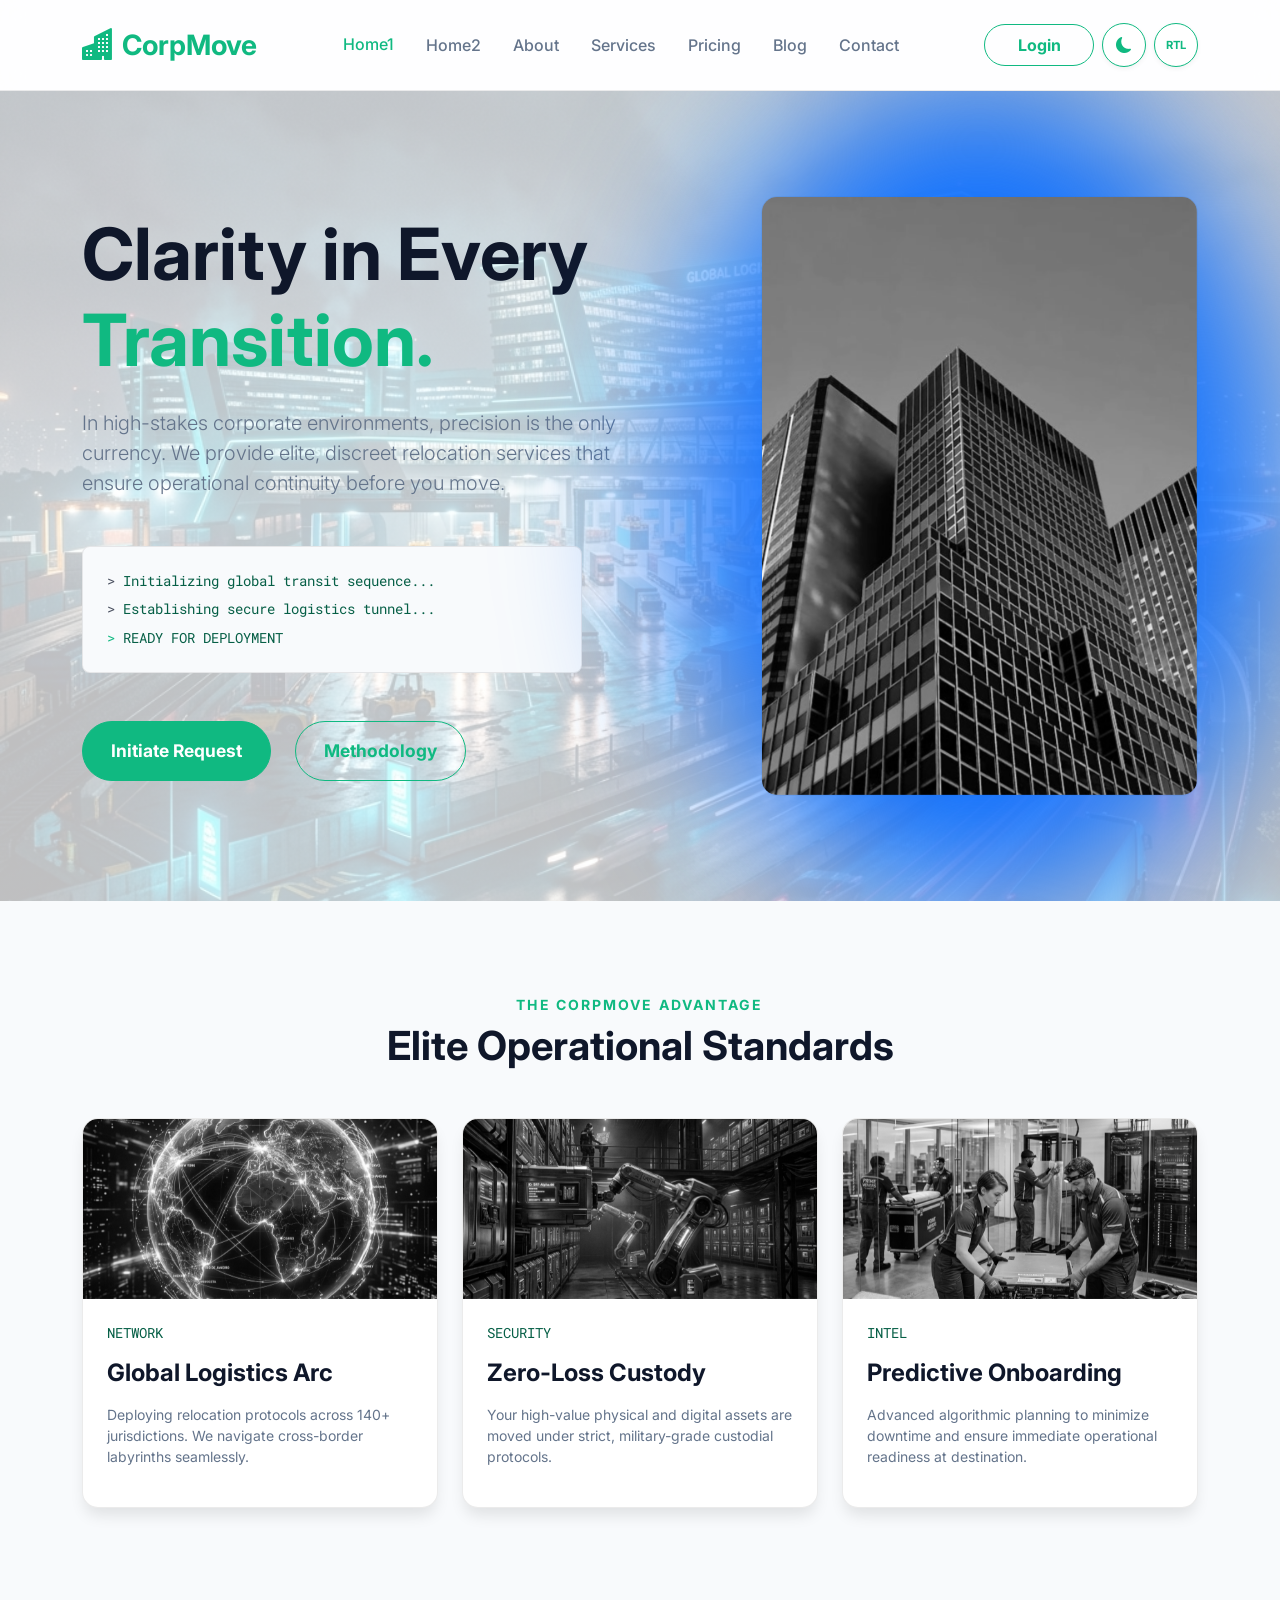
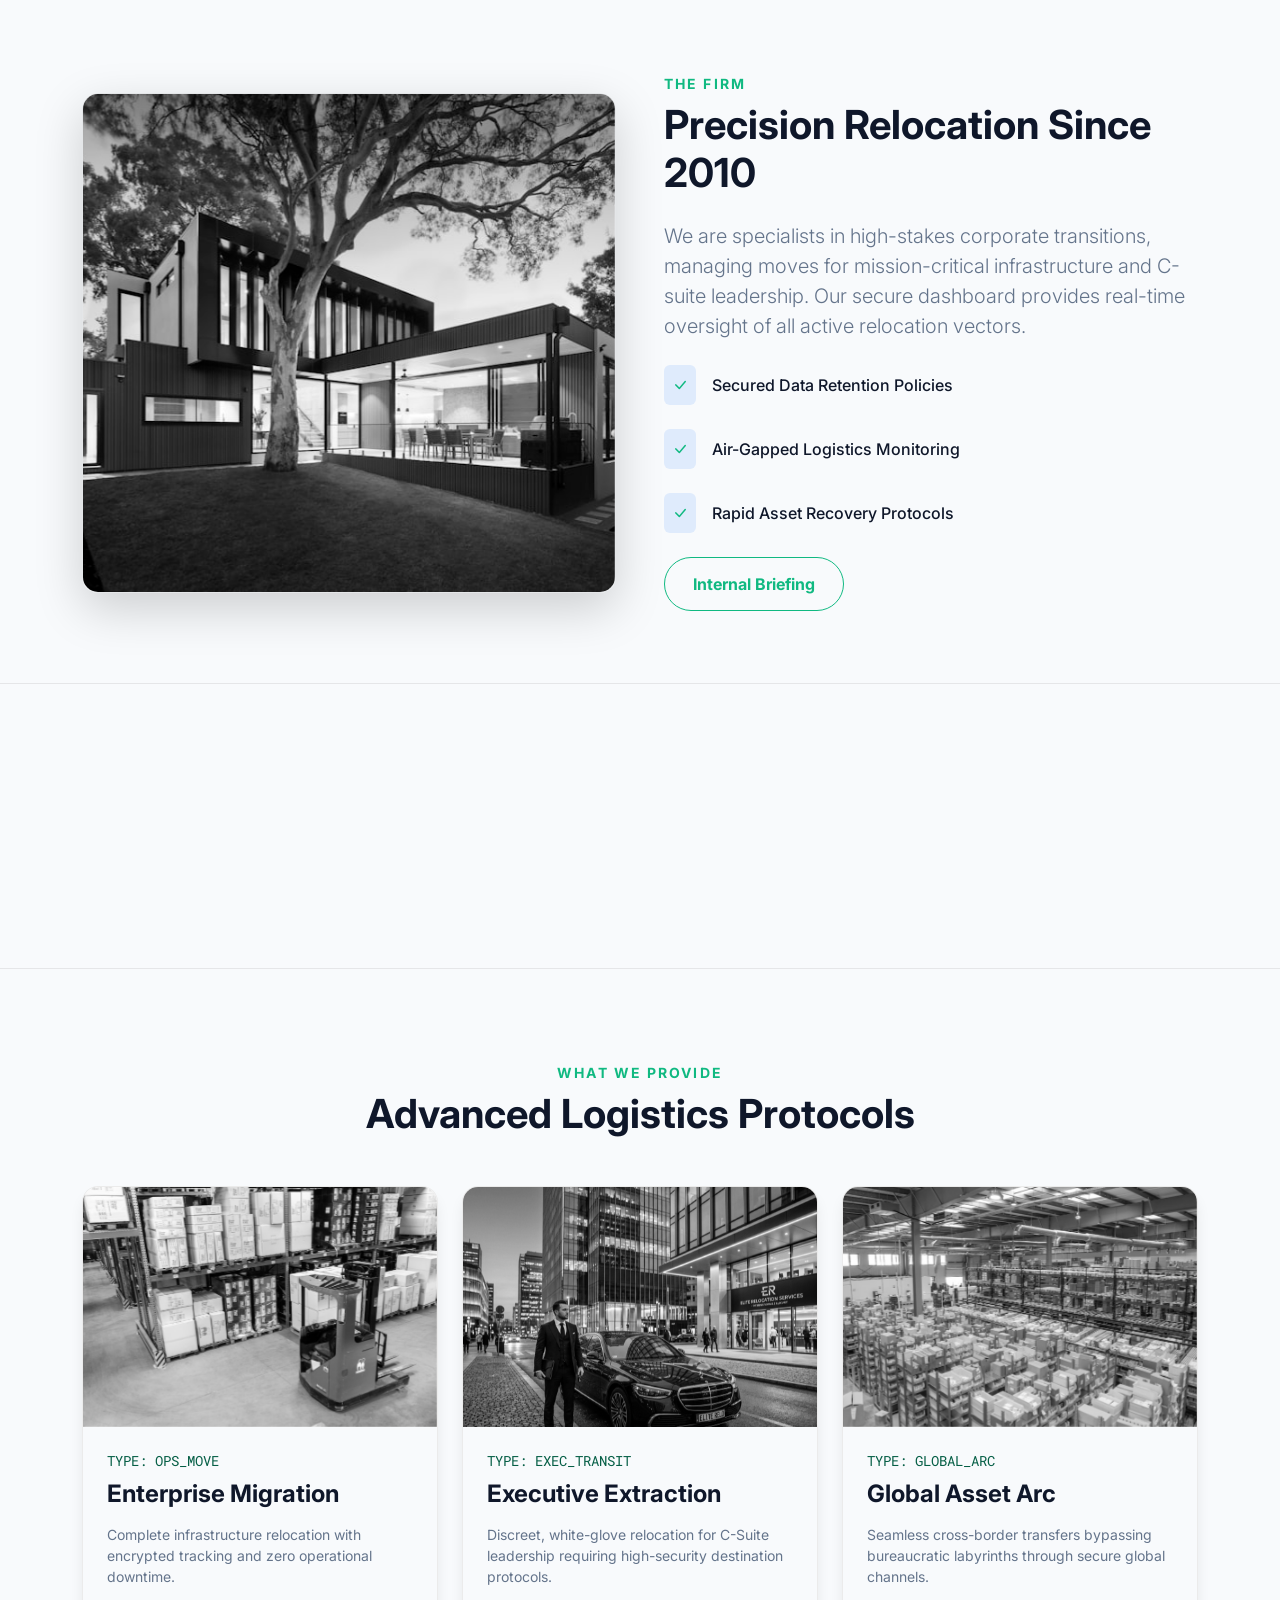
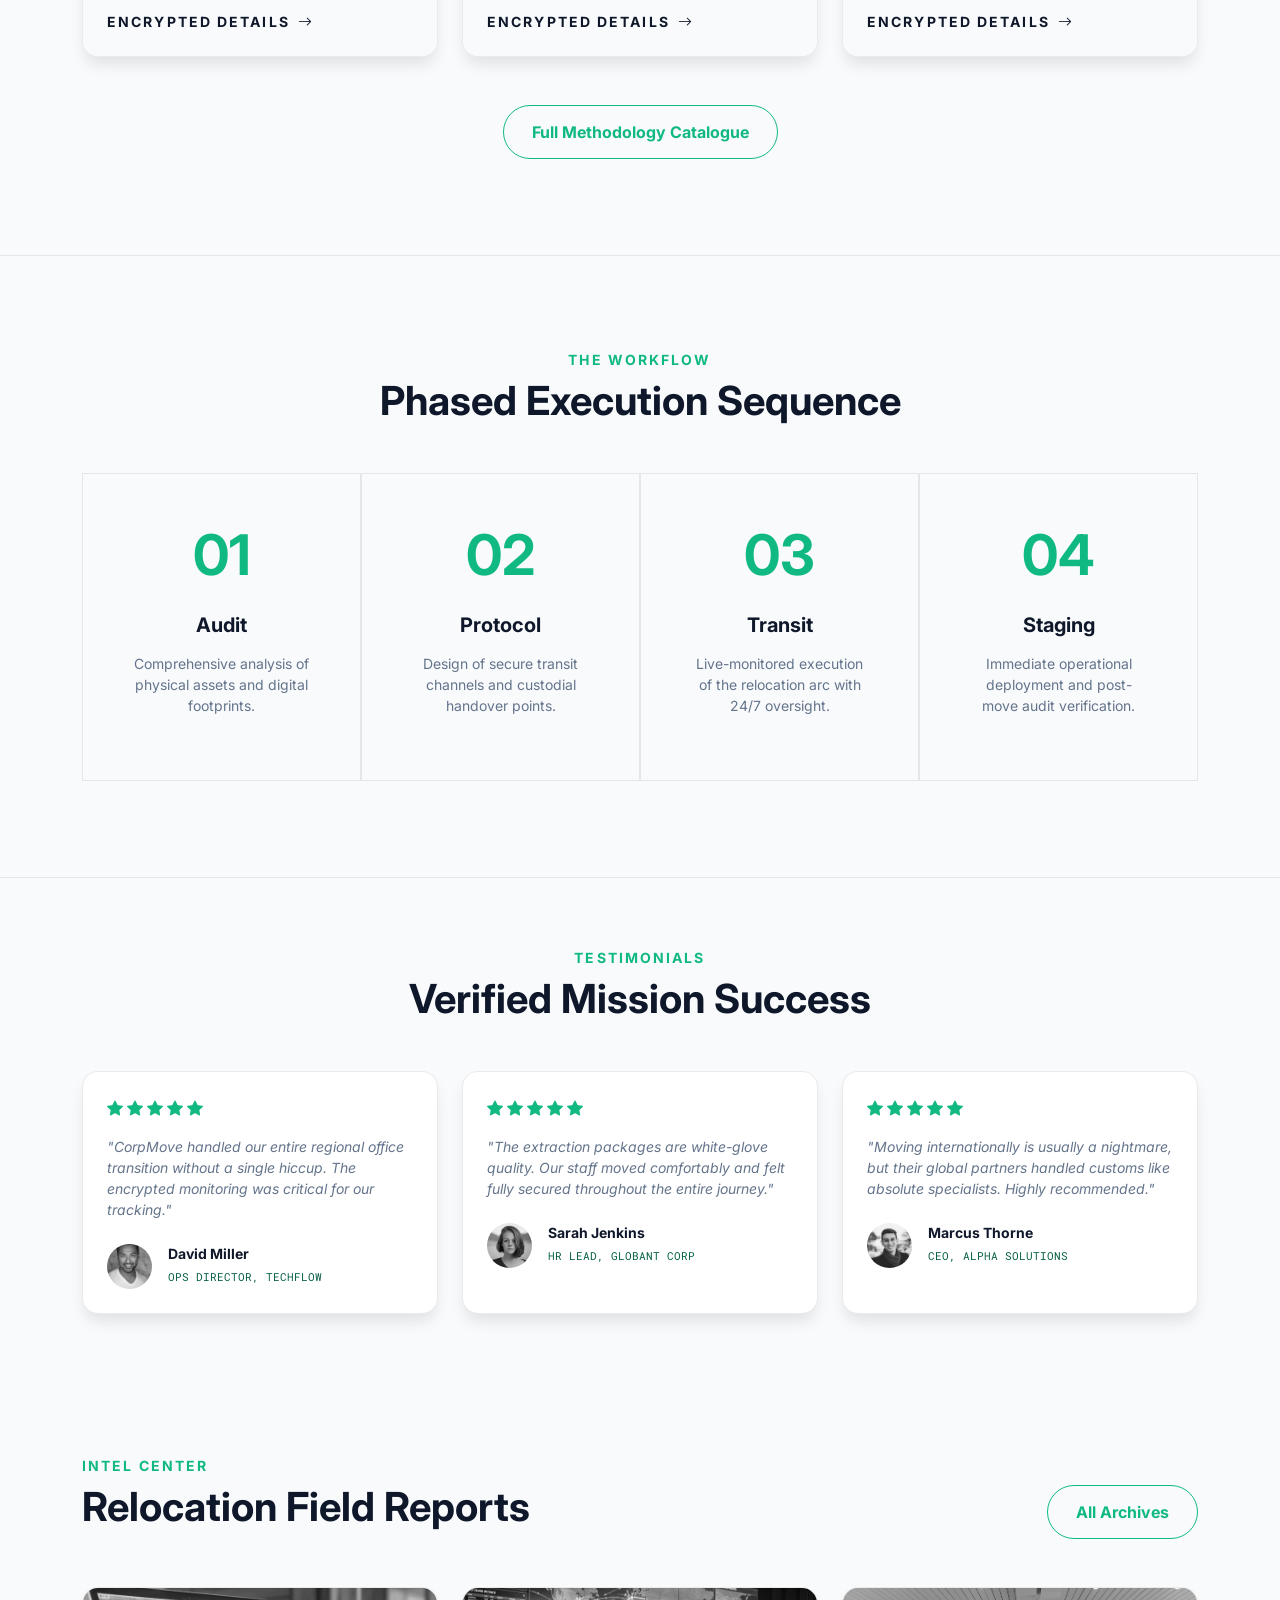
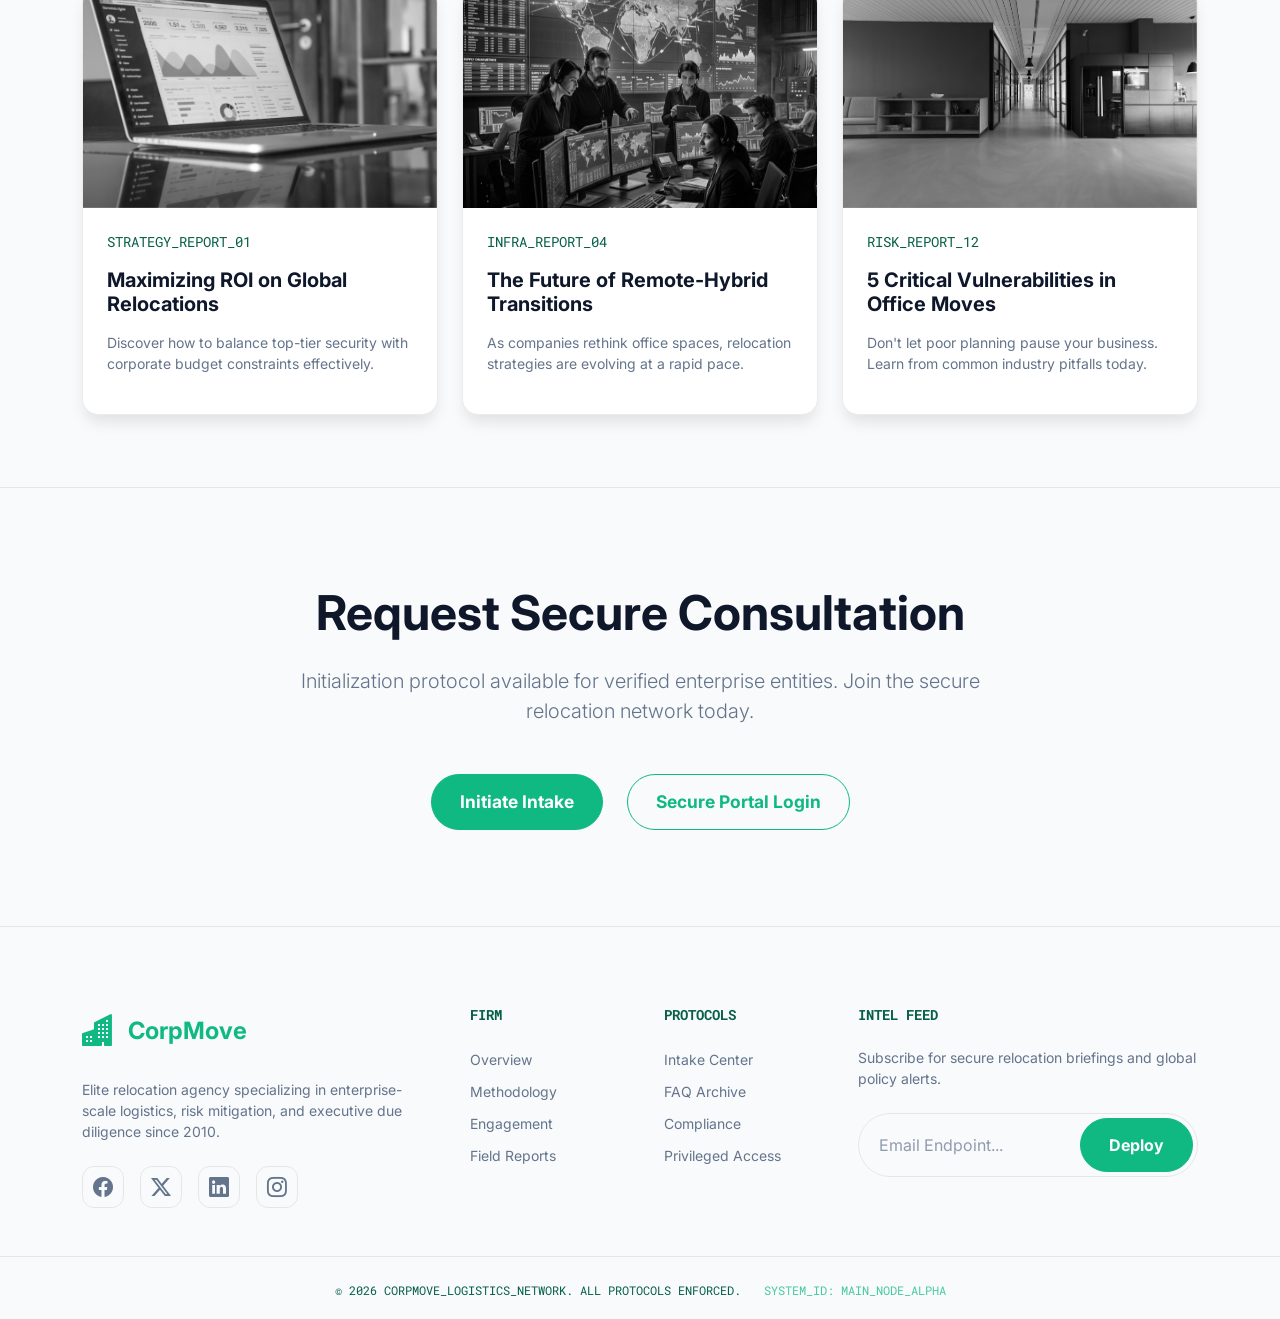
<file: index.html>
<!DOCTYPE html>
<html lang="en" data-bs-theme="dark" dir="ltr">

<head>
    <meta charset="UTF-8">
    <meta name="viewport" content="width=device-width, initial-scale=1.0, maximum-scale=1.0, user-scalable=no">
    <meta name="description"
        content="Corporate Relocation & Moving Services. Expert, seamless, and stress-free office moves.">
    <title>CorpMove | Professional Corporate Relocation</title>
    <link rel="icon" type="image/svg+xml" href="favicon.svg">

    <!-- Preconnect for performance -->
    <link rel="preconnect" href="https://fonts.googleapis.com">
    <link rel="preconnect" href="https://fonts.gstatic.com" crossorigin>
    <link rel="preconnect" href="https://cdn.jsdelivr.net">

    <!-- Bootstrap 5 CSS -->
    <link href="https://cdn.jsdelivr.net/npm/bootstrap@5.3.3/dist/css/bootstrap.min.css" rel="stylesheet">
    <!-- Bootstrap Icons -->
    <link href="https://cdn.jsdelivr.net/npm/bootstrap-icons@1.11.3/font/bootstrap-icons.min.css" rel="stylesheet">
    <!-- Google Fonts -->
    <link href="https://fonts.googleapis.com/css2?family=Inter:wght@400;500;600;700;800&family=Roboto+Mono:wght@400;500&display=swap" rel="stylesheet">
    <!-- Custom CSS -->
    <link href="assets/css/style.css" rel="stylesheet">
</head>

<body>

    <!-- Header / Navbar - FIX #1: Toggle & RTL after Sign Up -->
    <header>
      <nav class="navbar navbar-expand-xl py-3 main-nav">
          <div class="container">
              <a class="navbar-brand text-primary fw-bold fs-3 d-flex align-items-center" href="index.html">
                  <i class="bi bi-buildings-fill me-2 fs-2"></i> CorpMove
              </a>

              <div class="d-flex align-items-center gap-2 ms-auto order-xl-last">
                  <a href="login.html" class="btn btn-secondary fw-bold rounded-pill d-none d-xl-flex align-items-center justify-content-center">Login</a>
                  <div class="d-none d-xl-flex align-items-center gap-2">
                      <button class="theme-toggle" aria-label="Toggle Theme"><i class="bi bi-moon-fill theme-icon"></i></button>
                      <button class="rtl-toggle-btn" aria-label="Toggle RTL Direction"><span style="font-size: 0.7rem; font-weight: 700;">RTL</span></button>
                  </div>
                  <button class="navbar-toggler" type="button" data-bs-toggle="offcanvas" data-bs-target="#offcanvasNavbar" aria-controls="offcanvasNavbar" aria-label="Toggle navigation">
                      <i class="bi bi-list fs-2"></i>
                  </button>
              </div>

              <!-- Offcanvas Menu -->
              <div class="offcanvas offcanvas-end" tabindex="-1" id="offcanvasNavbar" aria-labelledby="offcanvasNavbarLabel">
                  <div class="offcanvas-header border-bottom cm-border-main">
                      <h5 class="offcanvas-title text-primary fw-bold" id="offcanvasNavbarLabel"><i class="bi bi-buildings-fill me-2"></i> CorpMove</h5>
                      <button type="button" class="btn-close" data-bs-dismiss="offcanvas" aria-label="Close"></button>
                  </div>
                  <div class="offcanvas-body">
                      <ul class="navbar-nav justify-content-center flex-grow-1 pe-3">
                          <li class="nav-item"><a class="nav-link active text-primary" href="index.html">Home1</a></li>
                          <li class="nav-item"><a class="nav-link" href="home2.html">Home2</a></li>
                          <li class="nav-item"><a class="nav-link" href="about.html">About</a></li>
                          <li class="nav-item"><a class="nav-link" href="services.html">Services</a></li>
                          <li class="nav-item"><a class="nav-link" href="pricing.html">Pricing</a></li>
                          <li class="nav-item"><a class="nav-link" href="blog.html">Blog</a></li>
                          <li class="nav-item"><a class="nav-link" href="contact.html">Contact</a></li>
                          <li class="nav-item d-xl-none mt-4">
                              <div class="d-flex align-items-center justify-content-center mb-4 gap-3 px-1">                                  <div class="d-flex gap-3">
                                      <button class="theme-toggle" aria-label="Toggle Theme"><i class="bi bi-moon-fill theme-icon"></i></button>
                                      <button class="rtl-toggle-btn" aria-label="Toggle RTL Direction"><span style="font-size: 0.7rem; font-weight: 700;">RTL</span></button>
                                  </div>
                              </div>
                              <a class="btn btn-secondary w-100 rounded-pill mb-2" href="login.html">Login</a>
                          </li>
                      </ul>
                  </div>
              </div>
          </div>
      </nav>
    </header>

    <main>
        <!-- Section 1: Hero - FIX #2: Font size consistency, tab alignment -->
        <section class="hero-wrapper position-relative overflow-hidden d-flex align-items-center bg-black" style="min-height: 90vh; background: linear-gradient(var(--cm-hero-overlay-85), var(--cm-hero-overlay-85)), url('assets/img/hero_main.png') center/cover no-repeat;">
            <div class="container py-5">
                <div class="row align-items-center justify-content-between g-5">
                    <div class="col-lg-7 reveal">

                        <h1 class="display-2 fw-bolder text-white mb-4">Clarity in Every <span class="text-primary">Transition.</span></h1>
                        <p class="lead mb-5 text-muted pe-lg-5" style="font-size: 1.25rem;">In high-stakes corporate environments, precision is the only currency. We provide elite, discreet relocation services that ensure operational continuity before you move.</p>
                        
                        <!-- Status Terminal - FIX #2: Consistent font sizes -->
                        <div class="bg-black bg-opacity-50 p-4 border border-white border-opacity-10 rounded-3 mb-5 tech-data" style="max-width: 500px;">
                            <div class="d-flex align-items-start mb-2" style="font-size: 0.85rem;">
                                <span class="text-white opacity-50 me-2">&gt;</span> Initializing global transit sequence...
                            </div>
                            <div class="d-flex align-items-start mb-2" style="font-size: 0.85rem;">
                                <span class="text-white opacity-50 me-2">&gt;</span> Establishing secure logistics tunnel...
                            </div>
                            <div class="d-flex align-items-start" style="font-size: 0.85rem;">
                                <span class="text-primary me-2">&gt;</span> READY FOR DEPLOYMENT
                            </div>
                        </div>

                        <div class="d-flex flex-wrap gap-4 align-items-center justify-content-lg-start justify-content-center">
                            <a href="services.html" class="btn btn-primary btn-lg rounded-pill px-5 d-inline-flex justify-content-center align-items-center transition-all hover-scale">Initiate Request</a>
                            <a href="contact.html" class="btn btn-outline-primary btn-lg rounded-pill px-5 d-inline-flex justify-content-center align-items-center transition-all hover-scale">Methodology</a>
                        </div>
                    </div>
                    <div class="col-lg-5 d-none d-xl-block reveal">
                        <div class="position-relative">
                             <!-- Glowing background behind image -->
                             <div class="position-absolute translate-middle top-50 start-50 bg-primary opacity-10 blur-30" style="width: 140%; height: 140%; filter: blur(80px); border-radius: 50%;"></div>
                             <div class="rounded-4 overflow-hidden border border-white border-opacity-10 shadow-2xl" style="height: 600px;">
                                <img loading="lazy" src="assets/img/modern_office_1.jpg"
                                     alt="Elite Corporate Relocation" class="w-100 h-100 object-fit-cover grayscale">
                             </div>
                        </div>
                    </div>
                </div>
            </div>
        </section>

        <!-- Section 2: Features - FIX #3: Ensure images work -->
        <section class="py-5 my-5">
            <div class="container">
                <div class="text-center mb-5 reveal">
                    <h6 class="text-primary fw-bold text-uppercase tracking-widest small">The corpMove Advantage</h6>
                    <h2 class="display-6 fw-bold">Elite Operational Standards</h2>
                </div>
                <div class="row g-4">
                    <div class="col-md-4 reveal">
                        <div class="cm-card h-100 position-relative overflow-hidden">
                            <div class="overflow-hidden" style="height: 180px;">
                                <img loading="lazy" src="assets/img/service_global.png" alt="Global Network" class="w-100 h-100 object-fit-cover grayscale transition-all hover-scale">
                            </div>
                            <div class="p-4 pt-4">
                                <div class="tech-data mb-3">NETWORK</div>
                                <h4 class="fw-bold mb-3">Global Logistics Arc</h4>
                                <p class="text-muted small">Deploying relocation protocols across 140+ jurisdictions. We navigate cross-border labyrinths seamlessly.</p>
                            </div>
                        </div>
                    </div>
                    <div class="col-md-4 reveal">
                        <div class="cm-card h-100 position-relative overflow-hidden">
                            <div class="overflow-hidden" style="height: 180px;">
                                <img loading="lazy" src="assets/img/service_security.png" alt="Zero-Loss Custody" class="w-100 h-100 object-fit-cover grayscale transition-all hover-scale">
                            </div>
                            <div class="p-4 pt-4">
                                <div class="tech-data mb-3">SECURITY</div>
                                <h4 class="fw-bold mb-3">Zero-Loss Custody</h4>
                                <p class="text-muted small">Your high-value physical and digital assets are moved under strict, military-grade custodial protocols.</p>
                            </div>
                        </div>
                    </div>
                    <div class="col-md-4 reveal">
                        <div class="cm-card h-100 position-relative overflow-hidden">
                            <div class="overflow-hidden" style="height: 180px;">
                                <img loading="lazy" src="assets/img/service_enterprise.png" alt="Predictive Onboarding" class="w-100 h-100 object-fit-cover grayscale transition-all hover-scale">
                            </div>
                            <div class="p-4 pt-4">
                                <div class="tech-data mb-3">INTEL</div>
                                <h4 class="fw-bold mb-3">Predictive Onboarding</h4>
                                <p class="text-muted small">Advanced algorithmic planning to minimize downtime and ensure immediate operational readiness at destination.</p>
                            </div>
                        </div>
                    </div>
                </div>
            </div>
        </section>

        <!-- Section 3: About Preview -->
        <section class="py-5">
            <div class="container py-4">
                <div class="row align-items-center g-5">
                    <div class="col-lg-6 reveal">
                        <div class="rounded-4 overflow-hidden border border-white border-opacity-10 shadow-lg" style="height: 500px;">
                            <img loading="lazy" src="assets/img/service_office_move.jpg"
                                alt="Operations Briefing" class="w-100 h-100 object-fit-cover grayscale transition-all">
                        </div>
                    </div>
                    <div class="col-lg-6 reveal">
                        <h6 class="text-primary fw-bold text-uppercase tracking-widest small">The Firm</h6>
                        <h2 class="display-6 fw-bold mb-4">Precision Relocation Since 2010</h2>
                        <p class="text-muted mb-4 lead">We are specialists in high-stakes corporate transitions, managing moves for mission-critical infrastructure and C-suite leadership. Our secure dashboard provides real-time oversight of all active relocation vectors.</p>
                        
                        <div class="list-unstyled d-flex flex-column gap-4 mb-4">
                            <div class="d-flex align-items-center gap-3">
                                <div class="bg-primary bg-opacity-10 p-2 rounded text-primary"><i class="bi bi-check-lg"></i></div>
                                <div class="text-white opacity-90 fw-medium">Secured Data Retention Policies</div>
                            </div>
                            <div class="d-flex align-items-center gap-3">
                                <div class="bg-primary bg-opacity-10 p-2 rounded text-primary"><i class="bi bi-check-lg"></i></div>
                                <div class="text-white opacity-90 fw-medium">Air-Gapped Logistics Monitoring</div>
                            </div>
                            <div class="d-flex align-items-center gap-3">
                                <div class="bg-primary bg-opacity-10 p-2 rounded text-primary"><i class="bi bi-check-lg"></i></div>
                                <div class="text-white opacity-90 fw-medium">Rapid Asset Recovery Protocols</div>
                            </div>
                        </div>
                        <a href="about.html" class="btn btn-outline-primary rounded-pill px-5 py-3 fw-bold">Internal Briefing</a>
                    </div>
                </div>
            </div>
        </section>

        <!-- Section 4: Statistics -->
        <section class="py-5 bg-black border-top border-bottom border-white border-opacity-5">
            <div class="container py-4">
                <div class="row g-4 justify-content-center text-center">
                    <div class="col-sm-6 col-lg-3 reveal">
                        <div class="tech-data mb-2">SUCCESS</div>
                        <h2 class="display-4 fw-bold text-primary mb-0">12k+</h2>
                        <p class="text-muted small text-uppercase tracking-widest mt-2">Missions Completed</p>
                    </div>
                    <div class="col-sm-6 col-lg-3 reveal">
                        <div class="tech-data mb-2">INTEGRITY</div>
                        <h2 class="display-4 fw-bold text-primary mb-0">98%</h2>
                        <p class="text-muted small text-uppercase tracking-widest mt-2">Custody Retention</p>
                    </div>
                    <div class="col-sm-6 col-lg-3 reveal">
                        <div class="tech-data mb-2">REACH</div>
                        <h2 class="display-4 fw-bold text-primary mb-0">50+</h2>
                        <p class="text-muted small text-uppercase tracking-widest mt-2">Active Jurisdictions</p>
                    </div>
                    <div class="col-sm-6 col-lg-3 reveal">
                        <div class="tech-data mb-2">LEGACY</div>
                        <h2 class="display-4 fw-bold text-primary mb-0">15</h2>
                        <p class="text-muted small text-uppercase tracking-widest mt-2">Operational Years</p>
                    </div>
                </div>
            </div>
        </section>

        <!-- Section 5: Services Preview - FIX #4: CTA hover + alignment -->
        <section class="py-5 my-5">
            <div class="container">
                <div class="text-center mb-5 reveal">
                    <h6 class="text-primary fw-bold text-uppercase tracking-widest small">What We Provide</h6>
                    <h2 class="display-6 fw-bold">Advanced Logistics Protocols</h2>
                </div>
                <div class="row g-4 justify-content-center">
                    <div class="col-lg-4 col-md-6 reveal">
                        <div class="cm-card h-100 d-flex flex-column">
                            <div class="overflow-hidden" style="height: 240px;">
                                <img loading="lazy" src="assets/img/service_packing.jpg"
                                    alt="Office Move" class="w-100 h-100 object-fit-cover grayscale transition-all hover-scale">
                            </div>
                            <div class="p-4 bg-black bg-opacity-40 d-flex flex-column flex-grow-1">
                                <span class="tech-data mb-2 d-block small">TYPE: OPS_MOVE</span>
                                <h4 class="fw-bold text-white mb-3">Enterprise Migration</h4>
                                <p class="text-muted small mb-4">Complete infrastructure relocation with encrypted tracking and zero operational downtime.</p>
                                <a href="service-details.html" class="fw-bold text-primary text-decoration-none small tracking-widest d-inline-flex align-items-center gap-2 mt-auto">ENCRYPTED DETAILS <i class="bi bi-arrow-right"></i></a>
                            </div>
                        </div>
                    </div>
                    <div class="col-lg-4 col-md-6 reveal">
                        <div class="cm-card h-100 d-flex flex-column">
                            <div class="overflow-hidden" style="height: 240px;">
                                <img loading="lazy" src="assets/img/service_executive.png"
                                    alt="Employee Relocation" class="w-100 h-100 object-fit-cover grayscale transition-all hover-scale">
                            </div>
                            <div class="p-4 bg-black bg-opacity-40 d-flex flex-column flex-grow-1">
                                <span class="tech-data mb-2 d-block small">TYPE: EXEC_TRANSIT</span>
                                <h4 class="fw-bold text-white mb-3">Executive Extraction</h4>
                                <p class="text-muted small mb-4">Discreet, white-glove relocation for C-Suite leadership requiring high-security destination protocols.</p>
                                <a href="service-details.html" class="fw-bold text-primary text-decoration-none small tracking-widest d-inline-flex align-items-center gap-2 mt-auto">ENCRYPTED DETAILS <i class="bi bi-arrow-right"></i></a>
                            </div>
                        </div>
                    </div>
                    <div class="col-lg-4 col-md-6 reveal">
                        <div class="cm-card h-100 d-flex flex-column">
                            <div class="overflow-hidden" style="height: 240px;">
                                <img loading="lazy" src="assets/img/service_storage.jpg"
                                    alt="International Moving" class="w-100 h-100 object-fit-cover grayscale transition-all hover-scale">
                            </div>
                            <div class="p-4 bg-black bg-opacity-40 d-flex flex-column flex-grow-1">
                                <span class="tech-data mb-2 d-block small">TYPE: GLOBAL_ARC</span>
                                <h4 class="fw-bold text-white mb-3">Global Asset Arc</h4>
                                <p class="text-muted small mb-4">Seamless cross-border transfers bypassing bureaucratic labyrinths through secure global channels.</p>
                                <a href="service-details.html" class="fw-bold text-primary text-decoration-none small tracking-widest d-inline-flex align-items-center gap-2 mt-auto">ENCRYPTED DETAILS <i class="bi bi-arrow-right"></i></a>
                            </div>
                        </div>
                    </div>
                </div>
                <div class="text-center mt-5 reveal">
                    <a href="services.html" class="btn btn-outline-primary rounded-pill px-5 fw-bold">Full Methodology Catalogue</a>
                </div>
            </div>
        </section>

        <!-- Section: Phased Execution -->
        <section class="py-5 bg-black border-top border-white border-opacity-5">
            <div class="container py-5">
                <div class="text-center mb-5 reveal">
                    <h6 class="text-primary fw-bold text-uppercase tracking-widest small">The Workflow</h6>
                    <h2 class="display-6 fw-bold">Phased Execution Sequence</h2>
                </div>
                <div class="row g-0 justify-content-center">
                    <div class="col-lg-3 col-md-6 reveal">
                        <div class="p-5 border border-white border-opacity-10 h-100 text-center transition-all hover-scale" style="background: rgba(255,255,255,0.02);">
                            <div class="display-4 text-primary fw-bold mb-4">01</div>
                            <h5 class="fw-bold mb-3">Audit</h5>
                            <p class="text-muted small">Comprehensive analysis of physical assets and digital footprints.</p>
                        </div>
                    </div>
                    <div class="col-lg-3 col-md-6 reveal">
                        <div class="p-5 border border-white border-opacity-10 h-100 text-center transition-all hover-scale" style="background: rgba(255,255,255,0.025);">
                            <div class="display-4 text-primary fw-bold mb-4">02</div>
                            <h5 class="fw-bold mb-3">Protocol</h5>
                            <p class="text-muted small">Design of secure transit channels and custodial handover points.</p>
                        </div>
                    </div>
                    <div class="col-lg-3 col-md-6 reveal">
                        <div class="p-5 border border-white border-opacity-10 h-100 text-center transition-all hover-scale" style="background: rgba(255,255,255,0.03);">
                            <div class="display-4 text-primary fw-bold mb-4">03</div>
                            <h5 class="fw-bold mb-3">Transit</h5>
                            <p class="text-muted small">Live-monitored execution of the relocation arc with 24/7 oversight.</p>
                        </div>
                    </div>
                    <div class="col-lg-3 col-md-6 reveal">
                        <div class="p-5 border border-white border-opacity-10 h-100 text-center transition-all hover-scale" style="background: rgba(255,255,255,0.035);">
                            <div class="display-4 text-primary fw-bold mb-4">04</div>
                            <h5 class="fw-bold mb-3">Staging</h5>
                            <p class="text-muted small">Immediate operational deployment and post-move audit verification.</p>
                        </div>
                    </div>
                </div>
            </div>
        </section>

        <!-- Section: Testimonials - FIX #5: Author image -->
        <section class="py-5 bg-black border-top border-white border-opacity-5">
            <div class="container py-4">
                <div class="text-center mb-5 reveal">
                    <h6 class="text-primary fw-bold text-uppercase tracking-widest small">Testimonials</h6>
                    <h2 class="display-6 fw-bold">Verified Mission Success</h2>
                </div>
                <div class="row g-4">
                    <div class="col-lg-4 reveal">
                        <div class="cm-card p-4 h-100 bg-opacity-10 border-white border-opacity-5">
                            <div class="d-flex mb-3 text-primary">
                                <i class="bi bi-star-fill"></i>
                                <i class="bi bi-star-fill mx-1"></i>
                                <i class="bi bi-star-fill"></i>
                                <i class="bi bi-star-fill mx-1"></i>
                                <i class="bi bi-star-fill"></i>
                            </div>
                            <p class="text-muted mb-4 small fst-italic">"CorpMove handled our entire regional office transition without a single hiccup. The encrypted monitoring was critical for our tracking."</p>
                            <div class="d-flex align-items-center gap-3">
                                <img loading="lazy" src="assets/img/testimonial_male_1.jpg" class="rounded-circle grayscale object-fit-cover" style="width: 45px; height: 45px;" alt="David Miller">
                                <div>
                                    <h6 class="text-white small fw-bold mb-0">David Miller</h6>
                                    <span class="tech-data" style="font-size: 0.7rem;">OPS DIRECTOR, TECHFLOW</span>
                                </div>
                            </div>
                        </div>
                    </div>
                    <div class="col-lg-4 reveal">
                        <div class="cm-card p-4 h-100 bg-opacity-10 border-white border-opacity-5">
                            <div class="d-flex mb-3 text-primary">
                                <i class="bi bi-star-fill"></i>
                                <i class="bi bi-star-fill mx-1"></i>
                                <i class="bi bi-star-fill"></i>
                                <i class="bi bi-star-fill mx-1"></i>
                                <i class="bi bi-star-fill"></i>
                            </div>
                            <p class="text-muted mb-4 small fst-italic">"The extraction packages are white-glove quality. Our staff moved comfortably and felt fully secured throughout the entire journey."</p>
                            <div class="d-flex align-items-center gap-3">
                                <img loading="lazy" src="assets/img/testimonial_female_1.jpg" class="rounded-circle grayscale object-fit-cover" style="width: 45px; height: 45px;" alt="Sarah Jenkins">
                                <div>
                                    <h6 class="text-white small fw-bold mb-0">Sarah Jenkins</h6>
                                    <span class="tech-data" style="font-size: 0.7rem;">HR LEAD, GLOBANT CORP</span>
                                </div>
                            </div>
                        </div>
                    </div>
                    <div class="col-lg-4 reveal">
                        <div class="cm-card p-4 h-100 bg-opacity-10 border-white border-opacity-5">
                            <div class="d-flex mb-3 text-primary">
                                <i class="bi bi-star-fill"></i>
                                <i class="bi bi-star-fill mx-1"></i>
                                <i class="bi bi-star-fill"></i>
                                <i class="bi bi-star-fill mx-1"></i>
                                <i class="bi bi-star-fill"></i>
                            </div>
                            <p class="text-muted mb-4 small fst-italic">"Moving internationally is usually a nightmare, but their global partners handled customs like absolute specialists. Highly recommended."</p>
                            <div class="d-flex align-items-center gap-3">
                                <img loading="lazy" src="assets/img/testimonial_male_2.jpg" class="rounded-circle grayscale object-fit-cover" style="width: 45px; height: 45px;" alt="Marcus Thorne">
                                <div>
                                    <h6 class="text-white small fw-bold mb-0">Marcus Thorne</h6>
                                    <span class="tech-data" style="font-size: 0.7rem;">CEO, ALPHA SOLUTIONS</span>
                                </div>
                            </div>
                        </div>
                    </div>
                </div>
            </div>
        </section>

        <!-- Section: Insights -->
        <section class="py-5">
            <div class="container py-4">
                <div class="d-flex justify-content-between align-items-end mb-5 flex-wrap gap-4 reveal">
                    <div>
                        <h6 class="text-primary fw-bold text-uppercase tracking-widest small">Intel Center</h6>
                        <h2 class="display-6 fw-bold">Relocation Field Reports</h2>
                    </div>
                    <a href="blog.html" class="btn btn-outline-primary rounded-pill px-4 fw-bold small uppercase">All Archives</a>
                </div>
                <div class="row g-4 justify-content-center">
                    <div class="col-md-6 col-lg-4 reveal">
                        <div class="cm-card h-100">
                            <div class="overflow-hidden" style="height: 220px;">
                                <img loading="lazy" src="assets/img/blog_data.jpg" class="w-100 h-100 object-fit-cover grayscale" alt="Insight">
                            </div>
                            <div class="p-4">
                                <span class="tech-data mb-3 d-block small">STRATEGY_REPORT_01</span>
                                <h5 class="fw-bold mb-3">Maximizing ROI on Global Relocations</h5>
                                <p class="text-muted small">Discover how to balance top-tier security with corporate budget constraints effectively.</p>
                            </div>
                        </div>
                    </div>
                    <div class="col-md-6 col-lg-4 reveal">
                        <div class="cm-card h-100">
                            <div class="overflow-hidden" style="height: 220px;">
                                <img src="assets/img/hero_about.png" class="w-100 h-100 object-fit-cover grayscale" alt="Insight">
                            </div>
                            <div class="p-4">
                                <span class="tech-data mb-3 d-block small">INFRA_REPORT_04</span>
                                <h5 class="fw-bold mb-3">The Future of Remote-Hybrid Transitions</h5>
                                <p class="text-muted small">As companies rethink office spaces, relocation strategies are evolving at a rapid pace.</p>
                            </div>
                        </div>
                    </div>
                    <div class="col-md-6 col-lg-4 reveal">
                        <div class="cm-card h-100">
                            <div class="overflow-hidden" style="height: 220px;">
                                <img loading="lazy" src="assets/img/contact_location.jpg" class="w-100 h-100 object-fit-cover grayscale" alt="Insight">
                            </div>
                            <div class="p-4">
                                <span class="tech-data mb-3 d-block small">RISK_REPORT_12</span>
                                <h5 class="fw-bold mb-3">5 Critical Vulnerabilities in Office Moves</h5>
                                <p class="text-muted small">Don't let poor planning pause your business. Learn from common industry pitfalls today.</p>
                            </div>
                        </div>
                    </div>
                </div>
            </div>
        </section>

        <!-- Section 6: CTA - FIX #4: Text aligned, hovering -->
        <section class="py-5 bg-black border-top border-white border-opacity-5">
            <div class="container py-5 text-center reveal">
                <h2 class="display-5 fw-bold mb-4">Request Secure Consultation</h2>
                <p class="lead text-muted mb-5 mx-auto small" style="max-width: 700px;">Initialization protocol available for verified enterprise entities. Join the secure relocation network today.</p>
                <div class="d-flex justify-content-center flex-wrap gap-4">
                    <a href="contact.html" class="btn btn-primary btn-lg rounded-pill px-5 d-inline-flex justify-content-center align-items-center transition-all">Initiate Intake</a>
                    <a href="login.html" class="btn btn-secondary btn-lg rounded-pill px-5 d-inline-flex justify-content-center align-items-center transition-all">Secure Portal Login</a>
                </div>
            </div>
        </section>
    </main>

    <!-- Footer - FIX #7: Social hover, deploy hover, back-to-top, no extra space -->
    <footer class="footer-wrap">
        <div class="container pb-5">
            <div class="row g-5">
                <div class="col-lg-4 col-md-6">
                    <a class="text-primary fw-bold fs-3 text-decoration-none d-flex align-items-center mb-4"
                        href="index.html">
                        <i class="bi bi-buildings-fill me-2 fs-2"></i> CorpMove
                    </a>
                    <p class="mb-4 text-muted small">Elite relocation agency specializing in enterprise-scale logistics, risk mitigation, and executive due diligence since 2010.</p>
                    <div class="d-flex justify-content-start flex-wrap gap-3">
                        <a href="#" class="fs-5 text-muted footer-link hover-primary transition-all hover-scale"><i class="bi bi-facebook"></i></a>
                        <a href="#" class="fs-5 text-muted footer-link hover-primary transition-all hover-scale"><i class="bi bi-twitter-x"></i></a>
                        <a href="#" class="fs-5 text-muted footer-link hover-primary transition-all hover-scale"><i class="bi bi-linkedin"></i></a>
                        <a href="#" class="fs-5 text-muted footer-link hover-primary transition-all hover-scale"><i class="bi bi-instagram"></i></a>
                    </div>
                </div>

                <div class="col-lg-2 col-md-6">
                    <h6 class="tech-data mb-4 small">FIRM</h6>
                    <ul class="list-unstyled d-flex flex-column gap-2 mb-0">
                        <li><a href="about.html" class="footer-link small">Overview</a></li>
                        <li><a href="services.html" class="footer-link small">Methodology</a></li>
                        <li><a href="pricing.html" class="footer-link small">Engagement</a></li>
                        <li><a href="blog.html" class="footer-link small">Field Reports</a></li>
                    </ul>
                </div>

                <div class="col-lg-2 col-md-6">
                    <h6 class="tech-data mb-4 small">PROTOCOLS</h6>
                    <ul class="list-unstyled d-flex flex-column gap-2 mb-0">
                        <li><a href="contact.html" class="footer-link small">Intake Center</a></li>
                        <li><a href="service-details.html" class="footer-link small">FAQ Archive</a></li>
                        <li><a href="#" class="footer-link small">Compliance</a></li>
                        <li><a href="#" class="footer-link small">Privileged Access</a></li>
                    </ul>
                </div>

                <div class="col-lg-4 col-md-6">
                    <h6 class="tech-data mb-4 small">INTEL FEED</h6>
                    <p class="text-muted small mb-4">Subscribe for secure relocation briefings and global policy alerts.</p>
                    <form class="d-flex w-100 border border-white border-opacity-10 rounded-pill p-1">
                        <input type="email" class="form-control bg-transparent border-0 text-white shadow-none ps-3 small"
                            placeholder="Email Endpoint..." required>
                        <button class="btn btn-primary rounded-pill px-4 py-2 small fw-bold transition-all hover-scale" type="submit">Deploy</button>
                    </form>
                </div>
            </div>
        </div>
        <div class="container-fluid border-top border-white border-opacity-5 py-4 text-center text-muted">
            <p class="mb-0 small tech-data" style="font-size: 0.75rem;">&copy; 2026 CORPMOVE_LOGISTICS_NETWORK. ALL PROTOCOLS ENFORCED. <span class="ms-3 text-primary opacity-50">SYSTEM_ID: MAIN_NODE_ALPHA</span></p>
        </div>
    </footer>

    <!-- Back to Top - FIX #7: Positioned right side -->
    <button class="btn btn-primary" id="backToTop" aria-label="Back to top">
        <i class="bi bi-arrow-up fs-4"></i>
    </button>

    <!-- Bootstrap 5 JS -->
    <script src="https://cdn.jsdelivr.net/npm/bootstrap@5.3.3/dist/js/bootstrap.bundle.min.js" defer></script>
    <!-- Custom JS -->
    <script src="assets/js/main.js" defer></script>
</body>

</html>
</file>
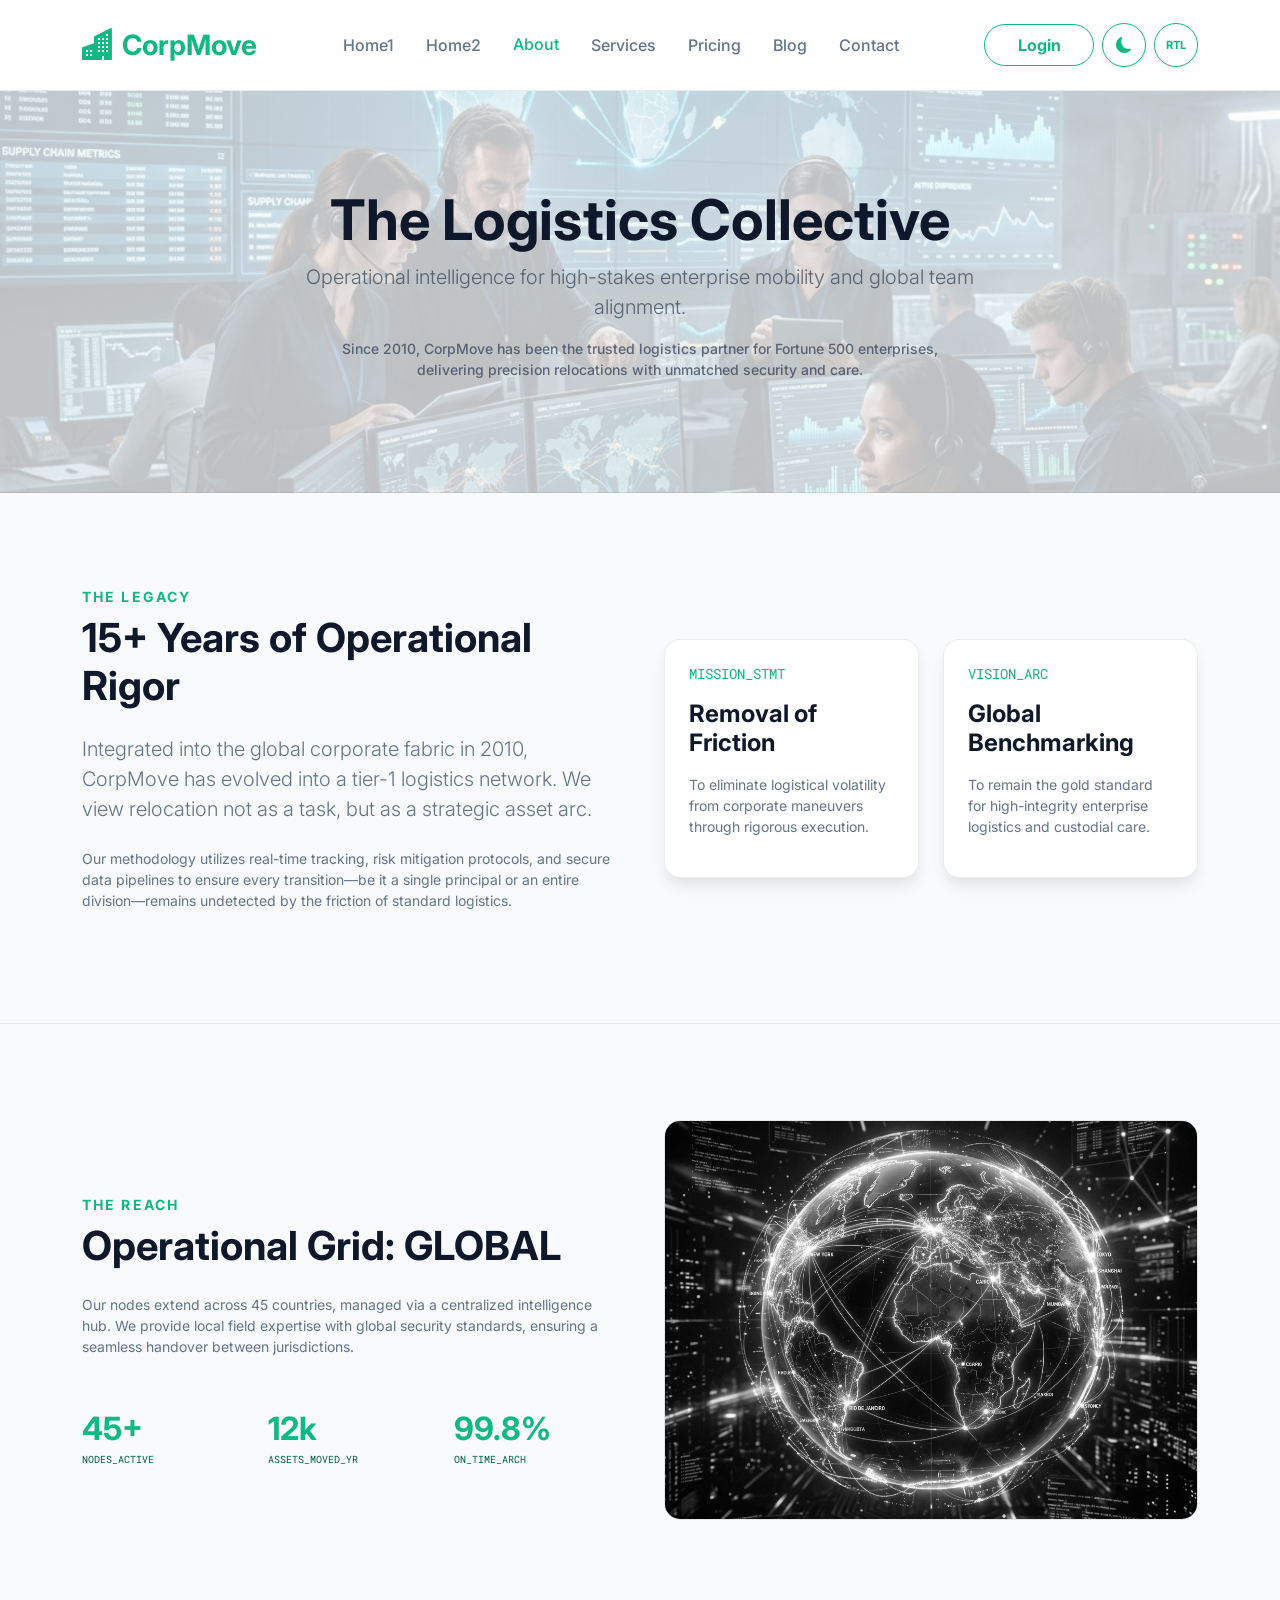
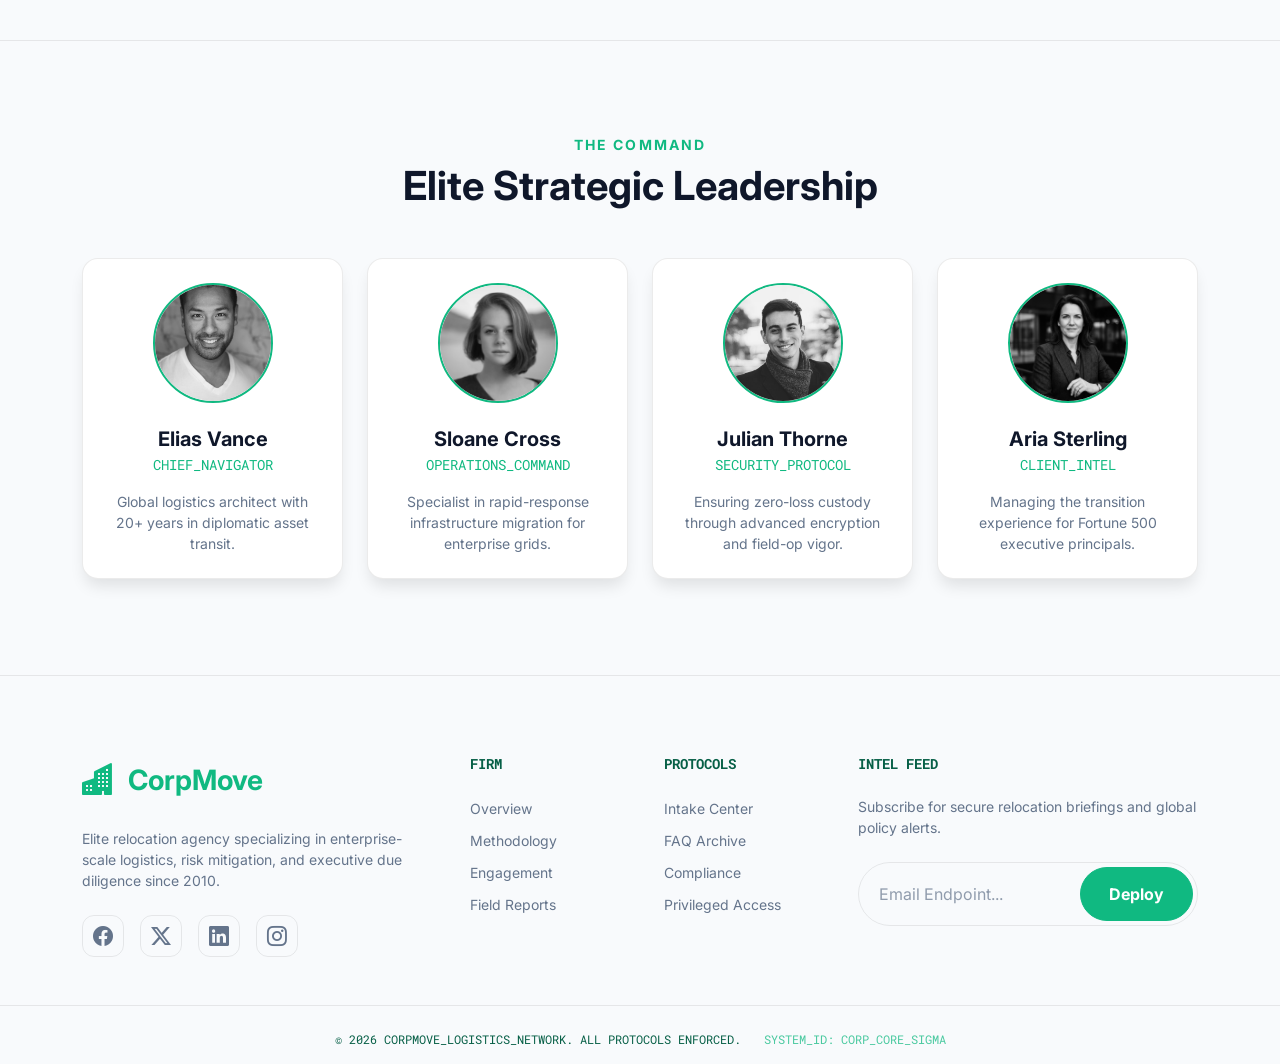
<file: about.html>
<!DOCTYPE html>
<html lang="en" data-bs-theme="dark" dir="ltr">
<head>
    <meta charset="UTF-8">
    <meta name="viewport" content="width=device-width, initial-scale=1.0, maximum-scale=1.0, user-scalable=no">
    <meta name="description" content="Inside CorpMove Logistics. Enterprise-scale relocation expertise since 2010.">
    <title>Corporate Intel | CorpMove</title>
    <link rel="icon" type="image/svg+xml" href="favicon.svg">

    <!-- Preconnect for performance -->
    <link rel="preconnect" href="https://fonts.googleapis.com">
    <link rel="preconnect" href="https://fonts.gstatic.com" crossorigin>
    <link rel="preconnect" href="https://cdn.jsdelivr.net">
    <link href="https://cdn.jsdelivr.net/npm/bootstrap@5.3.3/dist/css/bootstrap.min.css" rel="stylesheet">
    <link href="https://cdn.jsdelivr.net/npm/bootstrap-icons@1.11.3/font/bootstrap-icons.min.css" rel="stylesheet">
    <link href="https://fonts.googleapis.com/css2?family=Inter:wght@400;500;600;700;800&family=Roboto+Mono:wght@400;500&display=swap" rel="stylesheet">
    <link href="assets/css/style.css" rel="stylesheet">
</head>
<body class="bg-black">

    <header>
      <nav class="navbar navbar-expand-xl py-3 main-nav">
          <div class="container">
              <a class="navbar-brand text-primary fw-bold fs-3 d-flex align-items-center" href="index.html">
                  <i class="bi bi-buildings-fill me-2 fs-2"></i> CorpMove
              </a>
              <div class="d-flex align-items-center gap-2 ms-auto order-xl-last">
                  <a href="login.html" class="btn btn-secondary fw-bold rounded-pill d-none d-xl-flex align-items-center justify-content-center">Login</a>
                  <div class="d-none d-xl-flex align-items-center gap-2">
                      <button class="theme-toggle" aria-label="Toggle Theme"><i class="bi bi-moon-fill theme-icon"></i></button>
                      <button class="rtl-toggle-btn" aria-label="Toggle RTL Direction"><span style="font-size: 0.7rem; font-weight: 700;">RTL</span></button>
                  </div>
                  <button class="navbar-toggler" type="button" data-bs-toggle="offcanvas" data-bs-target="#offcanvasNavbar" aria-controls="offcanvasNavbar" aria-label="Toggle navigation">
                      <i class="bi bi-list fs-2"></i>
                  </button>
              </div>

              <!-- Offcanvas Menu -->
              <div class="offcanvas offcanvas-end" tabindex="-1" id="offcanvasNavbar" aria-labelledby="offcanvasNavbarAbout">
                  <div class="offcanvas-header border-bottom cm-border-main">
                      <h5 class="offcanvas-title text-primary fw-bold" id="offcanvasNavbarAbout"><i class="bi bi-buildings-fill me-2"></i> CorpMove</h5>
                      <button type="button" class="btn-close" data-bs-dismiss="offcanvas" aria-label="Close"></button>
                  </div>
                  <div class="offcanvas-body">
                      <ul class="navbar-nav justify-content-center flex-grow-1 pe-3">
                          <li class="nav-item"><a class="nav-link" href="index.html">Home1</a></li>
                          <li class="nav-item"><a class="nav-link" href="home2.html">Home2</a></li>
                          <li class="nav-item"><a class="nav-link active text-primary" href="about.html">About</a></li>
                          <li class="nav-item"><a class="nav-link" href="services.html">Services</a></li>
                          <li class="nav-item"><a class="nav-link" href="pricing.html">Pricing</a></li>
                          <li class="nav-item"><a class="nav-link" href="blog.html">Blog</a></li>
                          <li class="nav-item"><a class="nav-link" href="contact.html">Contact</a></li>
                          <li class="nav-item d-xl-none mt-4">
                              <div class="d-flex align-items-center justify-content-center mb-4 gap-3 px-1">                                  <div class="d-flex gap-3">
                                      <button class="theme-toggle" aria-label="Toggle Theme"><i class="bi bi-moon-fill theme-icon"></i></button>
                                      <button class="rtl-toggle-btn" aria-label="Toggle RTL Direction"><span style="font-size: 0.7rem; font-weight: 700;">RTL</span></button>
                                  </div>
                              </div>
                              <a class="btn btn-secondary w-100 rounded-pill mb-2" href="login.html">Login</a>
                          </li>
                      </ul>
                  </div>
              </div>
          </div>
      </nav>
    </header>

    <main>
      <!-- FIX #20: Hero with sub content and background image -->
      <section class="hero-wrapper py-5 position-relative border-bottom cm-border-main" style="min-height: 40vh; background: linear-gradient(var(--cm-hero-overlay-85), var(--cm-hero-overlay-85)), url('assets/img/hero_about.png') center/cover no-repeat;">
          <div class="container py-5 text-center reveal">
              <h1 class="display-4 fw-bold">The Logistics Collective</h1>
              <p class="lead opacity-75 mx-auto mb-3 small" style="max-width: 700px;">Operational intelligence for high-stakes enterprise mobility and global team alignment.</p>
              <p class="opacity-75 small mx-auto fw-medium" style="max-width: 600px;">Since 2010, CorpMove has been the trusted logistics partner for Fortune 500 enterprises, delivering precision relocations with unmatched security and care.</p>
          </div>
      </section>

      <!-- Vision Mission -->
      <section class="py-5 my-5">
          <div class="container">
              <div class="row align-items-center g-5">
                  <div class="col-lg-6 reveal">
                      <h6 class="text-primary fw-bold text-uppercase tracking-widest small">The Legacy</h6>
                      <h2 class="display-6 fw-bold mb-4">15+ Years of Operational Rigor</h2>
                      <p class="text-muted mb-4 lead small">Integrated into the global corporate fabric in 2010, CorpMove has evolved into a tier-1 logistics network. We view relocation not as a task, but as a strategic asset arc.</p>
                      <p class="text-muted small">Our methodology utilizes real-time tracking, risk mitigation protocols, and secure data pipelines to ensure every transition—be it a single principal or an entire division—remains undetected by the friction of standard logistics.</p>
                  </div>
                  <div class="col-lg-6 reveal">
                      <div class="row g-4">
                          <div class="col-sm-6">
                              <div class="cm-card p-4 h-100 bg-opacity-10">
                                  <div class="tech-data text-primary mb-3 small">MISSION_STMT</div>
                                  <h4 class="fw-bold mb-3">Removal of Friction</h4>
                                  <p class="text-muted small">To eliminate logistical volatility from corporate maneuvers through rigorous execution.</p>
                              </div>
                          </div>
                          <div class="col-sm-6">
                              <div class="cm-card p-4 h-100 bg-opacity-10 border-white border-opacity-5">
                                  <div class="tech-data text-primary mb-3 small">VISION_ARC</div>
                                  <h4 class="fw-bold mb-3">Global Benchmarking</h4>
                                  <p class="text-muted small">To remain the gold standard for high-integrity enterprise logistics and custodial care.</p>
                              </div>
                          </div>
                      </div>
                  </div>
              </div>
          </div>
      </section>

      <!-- FIX #11: Global Presence - Image fixed -->
      <section class="py-5 bg-black border-top cm-border-main overflow-hidden">
        <div class="container py-5">
            <div class="row align-items-center g-5">
                <div class="col-lg-6 reveal order-xl-last">
                    <div class="rounded-4 overflow-hidden border border-white border-opacity-10 shadow-2xl mb-4" style="height: 400px;">
                        <img loading="lazy" src="assets/img/service_global.png" class="w-100 h-100 object-fit-cover grayscale" alt="Global Moving Network">
                    </div>
                </div>
                <div class="col-lg-6 reveal">
                    <h6 class="text-primary fw-bold text-uppercase tracking-widest small">The Reach</h6>
                    <h2 class="display-6 fw-bold mb-4">Operational Grid: GLOBAL</h2>
                    <p class="text-muted small mb-5">Our nodes extend across 45 countries, managed via a centralized intelligence hub. We provide local field expertise with global security standards, ensuring a seamless handover between jurisdictions.</p>
                    <div class="row g-4">
                        <div class="col-4">
                            <div class="fw-bold fs-2 text-primary">45+</div>
                            <div class="tech-data" style="font-size: 0.6rem;">NODES_ACTIVE</div>
                        </div>
                        <div class="col-4">
                            <div class="fw-bold fs-2 text-primary">12k</div>
                            <div class="tech-data" style="font-size: 0.6rem;">ASSETS_MOVED_YR</div>
                        </div>
                        <div class="col-4">
                            <div class="fw-bold fs-2 text-primary">99.8%</div>
                            <div class="tech-data" style="font-size: 0.6rem;">ON_TIME_ARCH</div>
                        </div>
                    </div>
                </div>
            </div>
        </div>
      </section>
        <!-- Section: Leadership Hub -->
        <section class="py-5 bg-black border-top border-white border-opacity-5">
            <div class="container py-5">
                <div class="text-center mb-5 reveal">
                    <h6 class="text-primary fw-bold text-uppercase tracking-widest small">The Command</h6>
                    <h2 class="display-6 fw-bold">Elite Strategic Leadership</h2>
                </div>
                <div class="row g-4 reveal">
                    <div class="col-lg-3 col-md-6">
                        <div class="cm-card p-4 h-100 d-flex flex-column text-center">
                            <div class="overflow-hidden rounded-circle mx-auto mb-4 flex-shrink-0" style="width: 120px; height: 120px; border: 2px solid var(--cm-primary);">
                                <img loading="lazy" src="assets/img/testimonial_male_1.jpg" class="w-100 h-100 object-fit-cover grayscale" alt="Leader">
                            </div>
                            <h5 class="fw-bold mb-1">Elias Vance</h5>
                            <p class="tech-data text-primary small mb-3">CHIEF_NAVIGATOR</p>
                            <p class="text-muted small mb-0 mt-auto">Global logistics architect with 20+ years in diplomatic asset transit.</p>
                        </div>
                    </div>
                    <div class="col-lg-3 col-md-6">
                        <div class="cm-card p-4 h-100 d-flex flex-column text-center">
                            <div class="overflow-hidden rounded-circle mx-auto mb-4 flex-shrink-0" style="width: 120px; height: 120px; border: 2px solid var(--cm-primary);">
                                <img loading="lazy" src="assets/img/testimonial_female_1.jpg" class="w-100 h-100 object-fit-cover grayscale" alt="Leader">
                            </div>
                            <h5 class="fw-bold mb-1">Sloane Cross</h5>
                            <p class="tech-data text-primary small mb-3">OPERATIONS_COMMAND</p>
                            <p class="text-muted small mb-0 mt-auto">Specialist in rapid-response infrastructure migration for enterprise grids.</p>
                        </div>
                    </div>
                    <div class="col-lg-3 col-md-6">
                        <div class="cm-card p-4 h-100 d-flex flex-column text-center">
                            <div class="overflow-hidden rounded-circle mx-auto mb-4 flex-shrink-0" style="width: 120px; height: 120px; border: 2px solid var(--cm-primary);">
                                <img loading="lazy" src="assets/img/testimonial_male_2.jpg" class="w-100 h-100 object-fit-cover grayscale" alt="Leader">
                            </div>
                            <h5 class="fw-bold mb-1">Julian Thorne</h5>
                            <p class="tech-data text-primary small mb-3">SECURITY_PROTOCOL</p>
                            <p class="text-muted small mb-0 mt-auto">Ensuring zero-loss custody through advanced encryption and field-op vigor.</p>
                        </div>
                    </div>
                    <div class="col-lg-3 col-md-6">
                        <div class="cm-card p-4 h-100 d-flex flex-column text-center">
                            <div class="overflow-hidden rounded-circle mx-auto mb-4 flex-shrink-0" style="width: 120px; height: 120px; border: 2px solid var(--cm-primary);">
                                <img loading="lazy" src="assets/img/testimonial_female_2.jpg" class="w-100 h-100 object-fit-cover grayscale" alt="Leader">
                            </div>
                            <h5 class="fw-bold mb-1">Aria Sterling</h5>
                            <p class="tech-data text-primary small mb-3">CLIENT_INTEL</p>
                            <p class="text-muted small mb-0 mt-auto">Managing the transition experience for Fortune 500 executive principals.</p>
                        </div>
                    </div>
                </div>
            </div>
        </section>
    </main>

    <footer class="footer-wrap">
        <div class="container pb-5">
            <div class="row g-5">
                <div class="col-lg-4 col-md-6">
                    <a class="text-primary fw-bold fs-3 text-decoration-none d-flex align-items-center mb-4" href="index.html">
                        <i class="bi bi-buildings-fill me-2 fs-2"></i> CorpMove
                    </a>
                    <p class="mb-4 text-muted small">Elite relocation agency specializing in enterprise-scale logistics, risk mitigation, and executive due diligence since 2010.</p>
                    <div class="d-flex gap-3">
                        <a href="#" class="fs-5 text-muted footer-link hover-primary"><i class="bi bi-facebook"></i></a>
                        <a href="#" class="fs-5 text-muted footer-link hover-primary"><i class="bi bi-twitter-x"></i></a>
                        <a href="#" class="fs-5 text-muted footer-link hover-primary"><i class="bi bi-linkedin"></i></a>
                        <a href="#" class="fs-5 text-muted footer-link hover-primary"><i class="bi bi-instagram"></i></a>
                    </div>
                </div>
                <div class="col-lg-2 col-md-6">
                    <h6 class="tech-data mb-4 small">FIRM</h6>
                    <ul class="list-unstyled d-flex flex-column gap-2 mb-0">
                        <li><a href="about.html" class="footer-link small">Overview</a></li>
                        <li><a href="services.html" class="footer-link small">Methodology</a></li>
                        <li><a href="pricing.html" class="footer-link small">Engagement</a></li>
                        <li><a href="blog.html" class="footer-link small">Field Reports</a></li>
                    </ul>
                </div>
                <div class="col-lg-2 col-md-6">
                    <h6 class="tech-data mb-4 small">PROTOCOLS</h6>
                    <ul class="list-unstyled d-flex flex-column gap-2 mb-0">
                        <li><a href="contact.html" class="footer-link small">Intake Center</a></li>
                        <li><a href="service-details.html" class="footer-link small">FAQ Archive</a></li>
                        <li><a href="#" class="footer-link small">Compliance</a></li>
                        <li><a href="#" class="footer-link small">Privileged Access</a></li>
                    </ul>
                </div>
                <div class="col-lg-4 col-md-6">
                    <h6 class="tech-data mb-4 small">INTEL FEED</h6>
                    <p class="text-muted small mb-4">Subscribe for secure relocation briefings and global policy alerts.</p>
                    <form class="d-flex w-100 border border-white border-opacity-10 rounded-pill p-1">
                        <input type="email" class="form-control bg-transparent border-0 text-white shadow-none ps-3 small" placeholder="Email Endpoint..." required>
                        <button class="btn btn-primary rounded-pill px-4 py-2 small fw-bold" type="submit">Deploy</button>
                    </form>
                </div>
            </div>
        </div>
        <div class="container-fluid border-top border-white border-opacity-5 py-4 text-center text-muted">
            <p class="mb-0 small tech-data" style="font-size: 0.75rem;">&copy; 2026 CORPMOVE_LOGISTICS_NETWORK. ALL PROTOCOLS ENFORCED. <span class="ms-3 text-primary opacity-50">SYSTEM_ID: CORP_CORE_SIGMA</span></p>
        </div>
    </footer>

    <button class="btn btn-primary" id="backToTop" aria-label="Back to top"><i class="bi bi-arrow-up fs-4"></i></button>
    <script src="https://cdn.jsdelivr.net/npm/bootstrap@5.3.3/dist/js/bootstrap.bundle.min.js" defer></script>
    <script src="assets/js/main.js" defer></script>
</body>
</html>
</file>
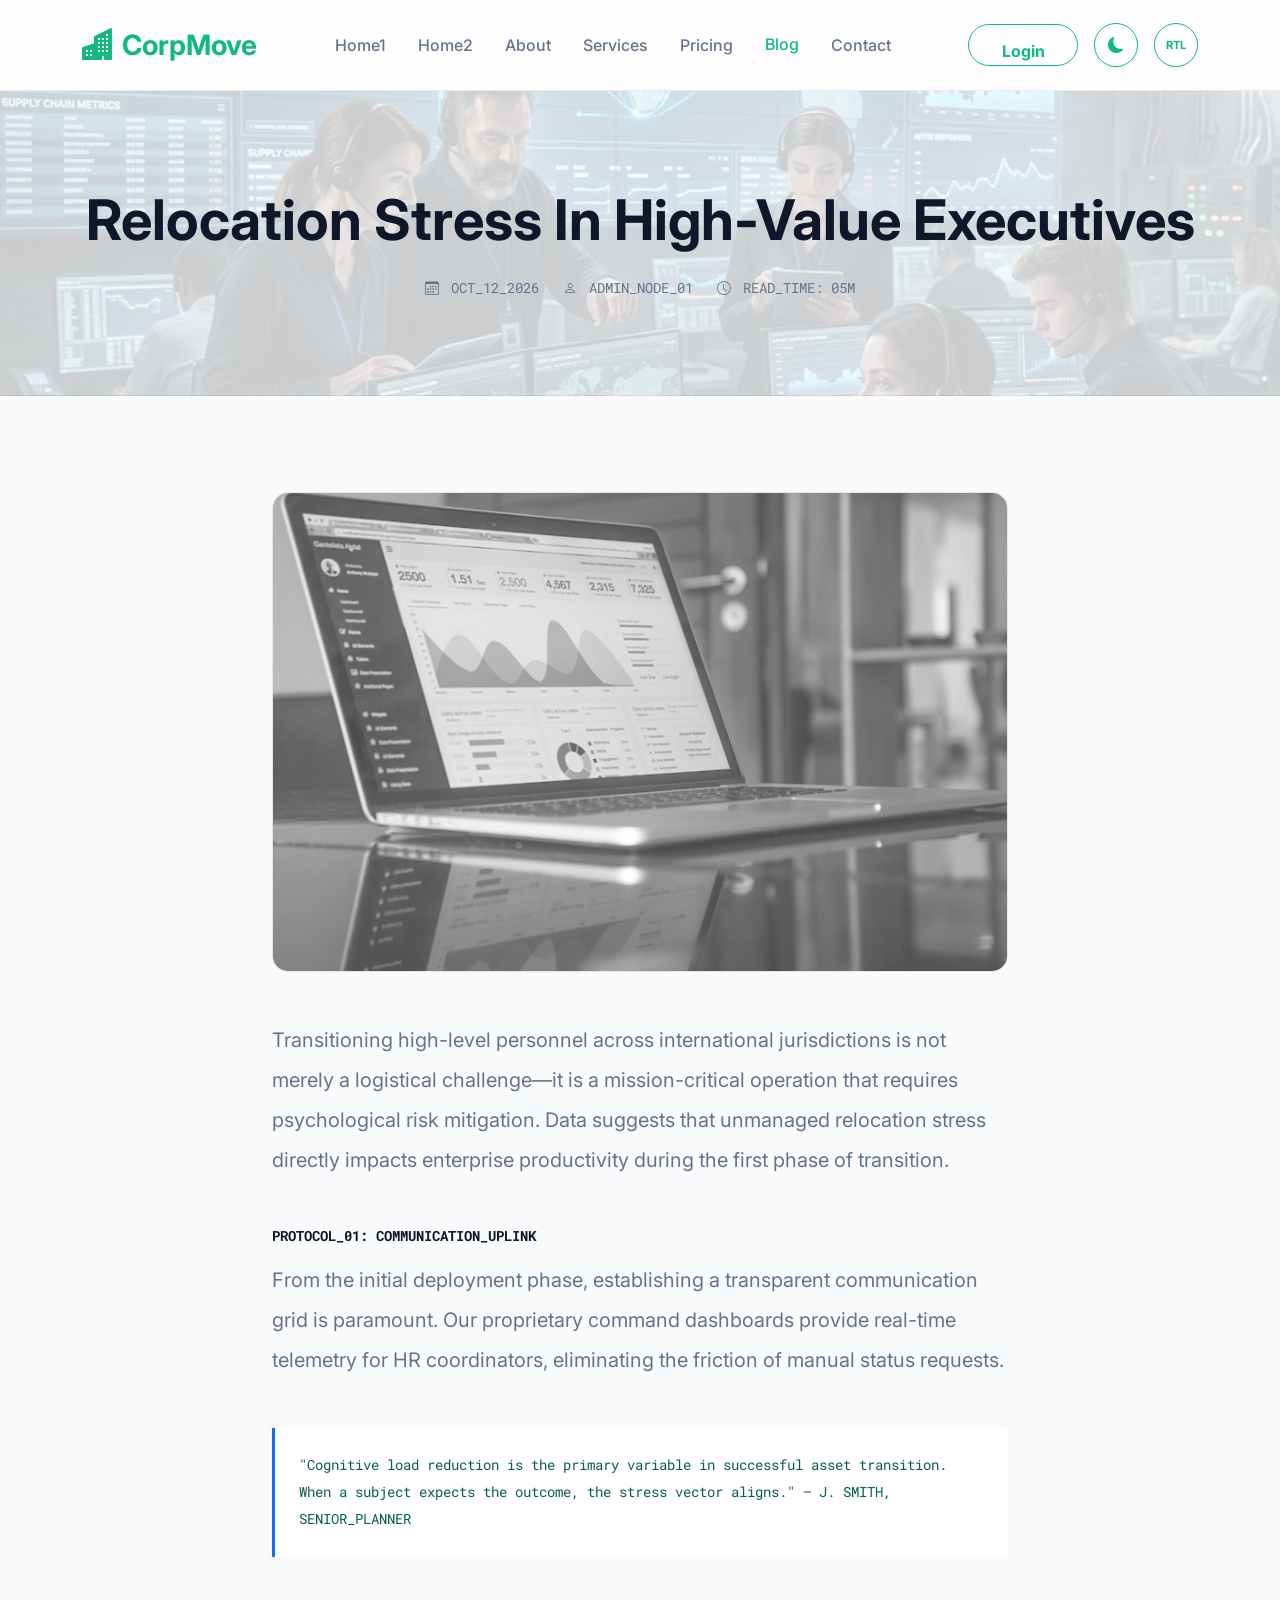
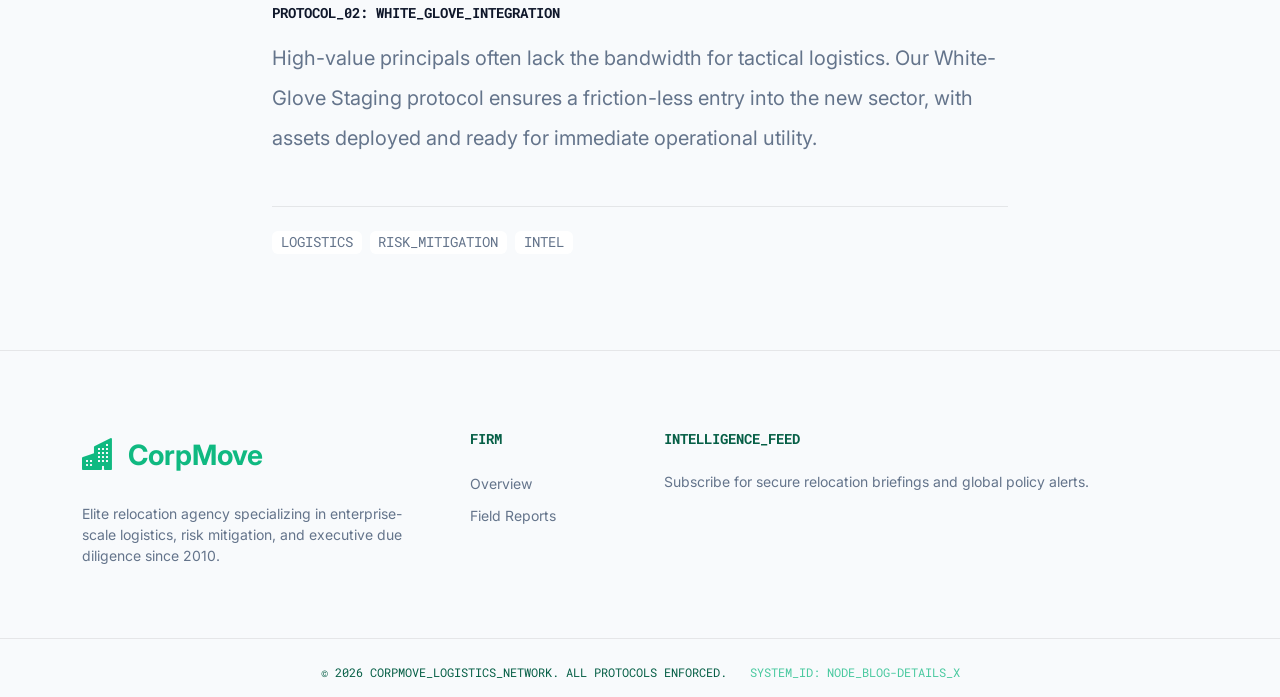
<file: blog-details.html>
<!DOCTYPE html>
<html lang="en" data-bs-theme="dark" dir="ltr">
<head>
    <meta charset="UTF-8">
    <meta name="viewport" content="width=device-width, initial-scale=1.0, maximum-scale=1.0, user-scalable=no">
    <meta name="description" content="Field Intelligence Report. Tactical analysis of relocation stressors and organizational efficiency.">
    <title>Intelligence | CorpMove</title>
    <link rel="icon" type="image/svg+xml" href="favicon.svg">

    <!-- Preconnect for performance -->
    <link rel="preconnect" href="https://fonts.googleapis.com">
    <link rel="preconnect" href="https://fonts.gstatic.com" crossorigin>
    <link rel="preconnect" href="https://cdn.jsdelivr.net">
    <!-- Bootstrap 5 CSS -->
    <link href="https://cdn.jsdelivr.net/npm/bootstrap@5.3.3/dist/css/bootstrap.min.css" rel="stylesheet">
    <!-- Bootstrap Icons -->
    <link href="https://cdn.jsdelivr.net/npm/bootstrap-icons@1.11.3/font/bootstrap-icons.min.css" rel="stylesheet">
    <!-- Google Fonts -->
    <link href="https://fonts.googleapis.com/css2?family=Inter:wght@400;500;600;700;800&family=Roboto+Mono:wght@400;500&display=swap" rel="stylesheet">
    <!-- Custom CSS -->
    <link href="assets/css/style.css" rel="stylesheet">
</head>
<body class="bg-black">
    <header>
      <nav class="navbar navbar-expand-xl py-3 main-nav">
          <div class="container">
              <a class="navbar-brand text-primary fw-bold fs-3 d-flex align-items-center" href="index.html">
                  <i class="bi bi-buildings-fill me-2 fs-2"></i> CorpMove
              </a>

              <div class="d-flex align-items-center gap-2 gap-sm-3 ms-auto order-xl-last">
                  <a href="login.html" class="btn btn-secondary fw-bold rounded-pill d-none d-xl-block">Login</a>
                  <button class="theme-toggle" id="themeToggle" aria-label="Toggle Theme">
                      <i class="bi bi-moon-fill" id="themeIcon"></i>
                  </button>
                  <button class="rtl-toggle-btn" id="rtlToggle" aria-label="Toggle RTL Direction">
                      <span style="font-size: 0.7rem; font-weight: 700;">RTL</span>
                  </button>
                  <button class="navbar-toggler" type="button" data-bs-toggle="offcanvas" data-bs-target="#offcanvasNavbar" aria-controls="offcanvasNavbar" aria-label="Toggle navigation">
                      <i class="bi bi-list"></i>
                  </button>
              </div>

              <div class="offcanvas offcanvas-end" tabindex="-1" id="offcanvasNavbar">
                  <div class="offcanvas-header border-bottom cm-border-main">
                      <h5 class="offcanvas-title text-primary fw-bold"><i class="bi bi-buildings-fill me-2"></i> CorpMove</h5>
                      <button type="button" class="btn-close" data-bs-dismiss="offcanvas"></button>
                  </div>
                  <div class="offcanvas-body">
                      <ul class="navbar-nav justify-content-center flex-grow-1 pe-3 text-center">
                          <li class="nav-item"><a class="nav-link" href="index.html">Home1</a></li>
                          <li class="nav-item"><a class="nav-link" href="home2.html">Home2</a></li>
                          <li class="nav-item"><a class="nav-link" href="about.html">About</a></li>
                          <li class="nav-item"><a class="nav-link" href="services.html">Services</a></li>
                          <li class="nav-item"><a class="nav-link" href="pricing.html">Pricing</a></li>
                          <li class="nav-item"><a class="nav-link active text-primary" href="blog.html">Blog</a></li>
                          <li class="nav-item"><a class="nav-link" href="contact.html">Contact</a></li>
                          <li class="nav-item d-xl-none mt-4">
                              <div class="d-flex align-items-center justify-content-center mb-4 gap-3 px-1">                                  <div class="d-flex gap-3">
                                      <button class="theme-toggle" aria-label="Toggle Theme"><i class="bi bi-moon-fill theme-icon"></i></button>
                                      <button class="rtl-toggle-btn" aria-label="Toggle RTL Direction"><span style="font-size: 0.7rem; font-weight: 700;">RTL</span></button>
                                  </div>
                              </div>
                              <a class="btn btn-secondary w-100 rounded-pill mb-2" href="login.html">Login</a>
                          </li>
                      </ul>
                  </div>
              </div>
          </div>
      </nav>
    </header>

    <main>
      <!-- Intelligence Report Header -->
      <section class="py-5 cm-bg-main border-bottom cm-border-main" style="background: linear-gradient(var(--cm-hero-overlay-90), var(--cm-hero-overlay-90)), url('assets/img/hero_about.png') center/cover no-repeat;">
          <div class="container py-5 reveal">
              <div class="text-center">
                  <h1 class="display-4 fw-bold mb-4">Relocation Stress In High-Value Executives</h1>
                  <div class="d-flex gap-4 justify-content-center tech-data text-muted x-small">
                      <span><i class="bi bi-calendar3 me-1"></i> OCT_12_2026</span>
                      <span><i class="bi bi-person me-1"></i> ADMIN_NODE_01</span>
                      <span><i class="bi bi-clock me-1"></i> READ_TIME: 05M</span>
                  </div>
              </div>
          </div>
      </section>

      <section class="py-5 my-5">
          <div class="container">
              <div class="row justify-content-center">
                  <div class="col-lg-8">
                      <!-- Featured Analysis Image -->
                      <div class="bg-black d-flex align-items-center justify-content-center rounded-4 overflow-hidden mb-5 border border-white border-opacity-5 reveal" style="height: 480px;">
                           <img loading="lazy" src="assets/img/blog_data.jpg" alt="Executive Analysis" class="w-100 h-100 object-fit-cover opacity-50 grayscale-filter">
                      </div>

                      <!-- Analytical Content -->
                      <div class="article-content fs-5 lh-lg text-muted reveal">
                          <p class="mb-4">Transitioning high-level personnel across international jurisdictions is not merely a logistical challenge—it is a mission-critical operation that requires psychological risk mitigation. Data suggests that unmanaged relocation stress directly impacts enterprise productivity during the first phase of transition.</p>
                          
                          <h4 class="text-white fw-bold mt-5 mb-3 tech-data x-small">PROTOCOL_01: COMMUNICATION_UPLINK</h4>
                          <p class="mb-4">From the initial deployment phase, establishing a transparent communication grid is paramount. Our proprietary command dashboards provide real-time telemetry for HR coordinators, eliminating the friction of manual status requests.</p>
                          
                          <blockquote class="bg-white bg-opacity-5 border-start border-3 border-primary p-4 my-5 rounded-end italic x-small tech-data">
                              "Cognitive load reduction is the primary variable in successful asset transition. When a subject expects the outcome, the stress vector aligns." — J. SMITH, SENIOR_PLANNER
                          </blockquote>
                          
                          <h4 class="text-white fw-bold mt-5 mb-3 tech-data x-small">PROTOCOL_02: WHITE_GLOVE_INTEGRATION</h4>
                          <p class="mb-4">High-value principals often lack the bandwidth for tactical logistics. Our White-Glove Staging protocol ensures a friction-less entry into the new sector, with assets deployed and ready for immediate operational utility.</p>
                      </div>

                      <!-- Tags & Comms -->
                      <div class="d-flex justify-content-between align-items-center mt-5 pt-4 border-top border-white border-opacity-5 reveal">
                          <div class="d-flex gap-2">
                              <span class="badge bg-white bg-opacity-5 text-muted fw-normal x-small tech-data">LOGISTICS</span>
                              <span class="badge bg-white bg-opacity-5 text-muted fw-normal x-small tech-data">RISK_MITIGATION</span>
                              <span class="badge bg-white bg-opacity-5 text-muted fw-normal x-small tech-data">INTEL</span>
                          </div>
                      </div>
                  </div>
              </div>
          </div>
      </section>
    </main>
    </main>

    <!-- Footer - GLOBAL FOOTER REDESIGN -->
    <footer class="footer-wrap">
        <div class="container pb-5">
            <div class="row g-5">
                <div class="col-lg-4 col-md-6">
                    <a class="text-primary fw-bold fs-3 text-decoration-none d-flex align-items-center mb-4"
                        href="index.html">
                        <i class="bi bi-buildings-fill me-2 fs-2"></i> CorpMove
                    </a>
                    <p class="mb-4 text-muted small">Elite relocation agency specializing in enterprise-scale logistics, risk mitigation, and executive due diligence since 2010.</p>
                </div>

                <div class="col-lg-2 col-md-6">
                    <h6 class="tech-data mb-4 small">FIRM</h6>
                    <ul class="list-unstyled d-flex flex-column gap-2 mb-0">
                        <li><a href="about.html" class="footer-link small">Overview</a></li>
                        <li><a href="blog.html" class="footer-link small">Field Reports</a></li>
                    </ul>
                </div>

                <div class="col-lg-6 col-md-12">
                    <h6 class="tech-data mb-4 small">INTELLIGENCE_FEED</h6>
                    <p class="text-muted small mb-0">Subscribe for secure relocation briefings and global policy alerts.</p>
                </div>
            </div>
        </div>
        <div class="container-fluid border-top border-white border-opacity-5 py-4 text-center text-muted">
            <p class="mb-0 small tech-data" style="font-size: 0.75rem;">&copy; 2026 CORPMOVE_LOGISTICS_NETWORK. ALL PROTOCOLS ENFORCED. <span class="ms-3 text-primary opacity-50">SYSTEM_ID: NODE_BLOG-DETAILS_X</span></p>
        </div>
    </footer>
    <button class="btn btn-primary" id="backToTop"><i class="bi bi-arrow-up fs-4"></i></button>
    <script src="https://cdn.jsdelivr.net/npm/bootstrap@5.3.3/dist/js/bootstrap.bundle.min.js" defer></script>
    <script src="assets/js/main.js" defer></script>
</body>
</html>
</file>
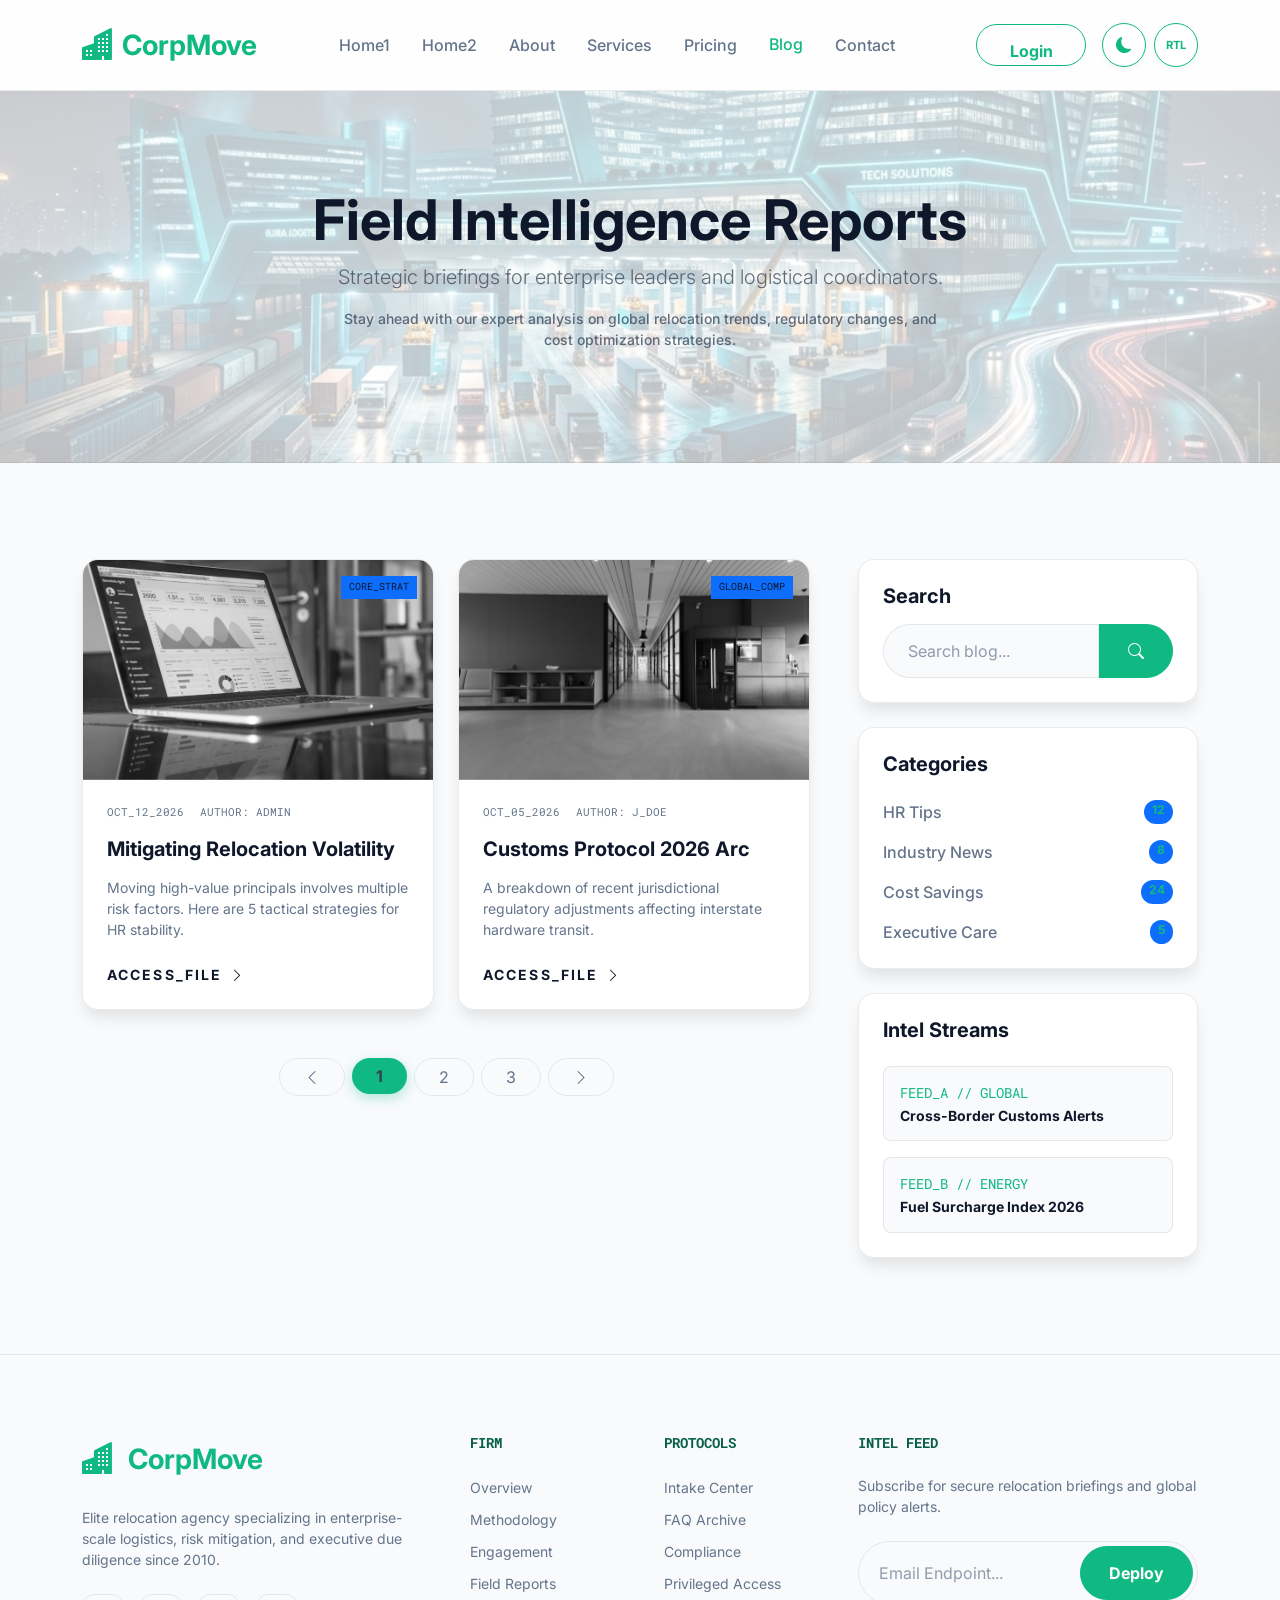
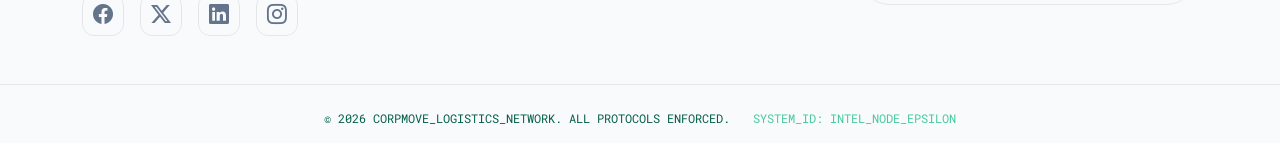
<file: blog.html>
<!DOCTYPE html>
<html lang="en" data-bs-theme="dark" dir="ltr">
<head>
    <meta charset="UTF-8">
    <meta name="viewport" content="width=device-width, initial-scale=1.0, maximum-scale=1.0, user-scalable=no">
    <meta name="description" content="Field Intelligence Reports. Relocation strategy and global policy briefings.">
    <title>Field Intelligence | CorpMove</title>
    <link rel="icon" type="image/svg+xml" href="favicon.svg">

    <!-- Preconnect for performance -->
    <link rel="preconnect" href="https://fonts.googleapis.com">
    <link rel="preconnect" href="https://fonts.gstatic.com" crossorigin>
    <link rel="preconnect" href="https://cdn.jsdelivr.net">
    <link href="https://cdn.jsdelivr.net/npm/bootstrap@5.3.3/dist/css/bootstrap.min.css" rel="stylesheet">
    <link href="https://cdn.jsdelivr.net/npm/bootstrap-icons@1.11.3/font/bootstrap-icons.min.css" rel="stylesheet">
    <link href="https://fonts.googleapis.com/css2?family=Inter:wght@400;500;600;700;800&family=Roboto+Mono:wght@400;500&display=swap" rel="stylesheet">
    <link href="assets/css/style.css" rel="stylesheet">
</head>
<body class="bg-black">
    <header>
      <nav class="navbar navbar-expand-xl py-3 main-nav">
          <div class="container">
              <a class="navbar-brand text-primary fw-bold fs-3 d-flex align-items-center" href="index.html"><i class="bi bi-buildings-fill me-2 fs-2"></i> CorpMove</a>
              <div class="d-flex align-items-center gap-2 gap-sm-3 ms-auto order-xl-last">
                  <a href="login.html" class="btn btn-secondary fw-bold rounded-pill d-none d-xl-block">Login</a>
                  <div class="d-none d-xl-flex align-items-center gap-2">
                      <button class="theme-toggle" id="themeToggle" aria-label="Toggle Theme"><i class="bi bi-moon-fill" id="themeIcon"></i></button>
                      <button class="rtl-toggle-btn" id="rtlToggle" aria-label="Toggle RTL Direction"><span style="font-size: 0.7rem; font-weight: 700;">RTL</span></button>
                  </div>
                  <button class="navbar-toggler" type="button" data-bs-toggle="offcanvas" data-bs-target="#offcanvasNavbar" aria-controls="offcanvasNavbar" aria-label="Toggle navigation"><i class="bi bi-list"></i></button>
              </div>
              <div class="offcanvas offcanvas-end" tabindex="-1" id="offcanvasNavbar">
                  <div class="offcanvas-header border-bottom cm-border-main">
                      <h5 class="offcanvas-title text-primary fw-bold"><i class="bi bi-buildings-fill me-2"></i> CorpMove</h5>
                      <button type="button" class="btn-close" data-bs-dismiss="offcanvas"></button>
                  </div>
                  <div class="offcanvas-body">
                      <ul class="navbar-nav justify-content-center flex-grow-1 pe-3 text-center">
                          <li class="nav-item"><a class="nav-link" href="index.html">Home1</a></li>
                          <li class="nav-item"><a class="nav-link" href="home2.html">Home2</a></li>
                          <li class="nav-item"><a class="nav-link" href="about.html">About</a></li>
                          <li class="nav-item"><a class="nav-link" href="services.html">Services</a></li>
                          <li class="nav-item"><a class="nav-link" href="pricing.html">Pricing</a></li>
                          <li class="nav-item"><a class="nav-link active text-primary" href="blog.html">Blog</a></li>
                          <li class="nav-item"><a class="nav-link" href="contact.html">Contact</a></li>
                          <li class="nav-item d-xl-none mt-4">
                              <div class="d-flex align-items-center justify-content-center mb-4 gap-3 px-1">                                  <div class="d-flex gap-3">
                                      <button class="theme-toggle" aria-label="Toggle Theme"><i class="bi bi-moon-fill theme-icon"></i></button>
                                      <button class="rtl-toggle-btn" aria-label="Toggle RTL Direction"><span style="font-size: 0.7rem; font-weight: 700;">RTL</span></button>
                                  </div>
                              </div>
                              <a class="btn btn-secondary w-100 rounded-pill mb-2" href="login.html">Login</a>
                          </li>
                      </ul>
                  </div>
              </div>
          </div>
      </nav>
    </header>

    <main>
      <!-- FIX #20: Hero with sub content -->
      <section class="hero-wrapper py-5 position-relative border-bottom cm-border-main" style="min-height: 40vh; background: linear-gradient(var(--cm-hero-overlay-85), var(--cm-hero-overlay-85)), url('assets/img/hero_main.png') center/cover no-repeat;">
          <div class="container py-5 text-center reveal">
              <h1 class="display-4 fw-bold">Field Intelligence Reports</h1>
              <p class="lead opacity-75 mx-auto mb-3 small" style="max-width: 700px;">Strategic briefings for enterprise leaders and logistical coordinators.</p>
              <p class="opacity-75 small mx-auto fw-medium" style="max-width: 600px;">Stay ahead with our expert analysis on global relocation trends, regulatory changes, and cost optimization strategies.</p>
          </div>
      </section>

      <!-- FIX #15: Blog cards, CTA hover, search visible, pagination hover -->
      <section class="py-5 my-5">
          <div class="container">
              <div class="row g-5">
                  <div class="col-lg-8">
                      <div class="row g-4">
                          <!-- Report 1 - FIX #15: first card image -->
                          <div class="col-md-6 reveal">
                              <div class="cm-card h-100 overflow-hidden">
                                  <div class="overflow-hidden position-relative" style="height: 220px;">
                                      <img loading="lazy" src="assets/img/blog_data.jpg" alt="Relocation Analysis" class="w-100 h-100 object-fit-cover grayscale transition-all hover-scale">
                                      <span class="tech-data position-absolute top-0 end-0 m-3 px-2 py-1 bg-primary text-white" style="font-size: 0.6rem;">CORE_STRAT</span>
                                  </div>
                                  <div class="p-4 d-flex flex-column flex-grow-1">
                                      <div class="d-flex gap-3 text-muted mb-3 tech-data" style="font-size: 0.7rem;">
                                          <span>OCT_12_2026</span>
                                          <span>AUTHOR: ADMIN</span>
                                      </div>
                                      <h5 class="fw-bold mb-3">Mitigating Relocation Volatility</h5>
                                      <p class="text-muted small mb-4">Moving high-value principals involves multiple risk factors. Here are 5 tactical strategies for HR stability.</p>
                                      <a href="blog-details.html" class="fw-bold text-primary text-decoration-none small tracking-widest d-inline-flex align-items-center gap-2 transition-all hover-scale mt-auto">ACCESS_FILE <i class="bi bi-chevron-right"></i></a>
                                  </div>
                              </div>
                          </div>
                          <!-- Report 2 -->
                          <div class="col-md-6 reveal">
                              <div class="cm-card h-100 overflow-hidden">
                                  <div class="overflow-hidden position-relative" style="height: 220px;">
                                      <img loading="lazy" src="assets/img/contact_location.jpg" alt="Global Customs" class="w-100 h-100 object-fit-cover grayscale transition-all hover-scale">
                                      <span class="tech-data position-absolute top-0 end-0 m-3 px-2 py-1 bg-primary text-white" style="font-size: 0.6rem;">GLOBAL_COMP</span>
                                  </div>
                                  <div class="p-4 d-flex flex-column flex-grow-1">
                                      <div class="d-flex gap-3 text-muted mb-3 tech-data" style="font-size: 0.7rem;">
                                          <span>OCT_05_2026</span>
                                          <span>AUTHOR: J_DOE</span>
                                      </div>
                                      <h5 class="fw-bold mb-3">Customs Protocol 2026 Arc</h5>
                                      <p class="text-muted small mb-4">A breakdown of recent jurisdictional regulatory adjustments affecting interstate hardware transit.</p>
                                      <a href="blog-details.html" class="fw-bold text-primary text-decoration-none small tracking-widest d-inline-flex align-items-center gap-2 transition-all hover-scale mt-auto">ACCESS_FILE <i class="bi bi-chevron-right"></i></a>
                                  </div>
                              </div>
                          </div>
                          <!-- FIX #15: Pagination with hover -->
                          <div class="col-12 mt-5 reveal">
                              <nav aria-label="Page navigation">
                                  <ul class="pagination justify-content-center gap-2">
                                      <li class="page-item disabled"><a class="page-link rounded-pill border-white border-opacity-10 bg-transparent text-muted px-4 transition-all hover-scale" href="#"><i class="bi bi-chevron-left"></i></a></li>
                                      <li class="page-item active"><a class="page-link rounded-pill border-0 bg-primary text-white px-4 fw-bold transition-all hover-scale" href="#">1</a></li>
                                      <li class="page-item"><a class="page-link rounded-pill border-white border-opacity-10 bg-transparent text-muted px-4 transition-all hover-scale" href="#">2</a></li>
                                      <li class="page-item"><a class="page-link rounded-pill border-white border-opacity-10 bg-transparent text-muted px-4 transition-all hover-scale" href="#">3</a></li>
                                      <li class="page-item"><a class="page-link rounded-pill border-white border-opacity-10 bg-transparent text-muted px-4 transition-all hover-scale" href="#"><i class="bi bi-chevron-right"></i></a></li>
                                  </ul>
                              </nav>
                          </div>
                      </div>
                  </div>

                  <!-- Sidebar - FIX #15: Search box visible in dark mode -->
                  <div class="col-lg-4">
                      <div class="cm-card p-4 mb-4">
                          <h5 class="fw-bold mb-3">Search</h5>
                          <form class="d-flex">
                              <input class="form-control rounded-start-pill shadow-none px-4" type="search" placeholder="Search blog..." style="background: var(--cm-panel); border: 1px solid var(--cm-border); color: var(--cm-text-body);">
                              <button class="btn btn-primary rounded-end-pill px-3 transition-all hover-scale" type="submit"><i class="bi bi-search"></i></button>
                          </form>
                      </div>

                      <div class="cm-card p-4 mb-4">
                          <h5 class="fw-bold mb-4">Categories</h5>
                          <ul class="list-unstyled d-flex flex-column gap-3 mb-0">
                              <li><a href="#" class="d-flex justify-content-between text-muted text-decoration-none fw-medium transition-all hover-scale"><span>HR Tips</span> <span class="badge bg-primary bg-opacity-15 text-primary rounded-pill">12</span></a></li>
                              <li><a href="#" class="d-flex justify-content-between text-muted text-decoration-none fw-medium transition-all hover-scale"><span>Industry News</span> <span class="badge bg-primary bg-opacity-15 text-primary rounded-pill">8</span></a></li>
                              <li><a href="#" class="d-flex justify-content-between text-muted text-decoration-none fw-medium transition-all hover-scale"><span>Cost Savings</span> <span class="badge bg-primary bg-opacity-15 text-primary rounded-pill">24</span></a></li>
                              <li><a href="#" class="d-flex justify-content-between text-muted text-decoration-none fw-medium transition-all hover-scale"><span>Executive Care</span> <span class="badge bg-primary bg-opacity-15 text-primary rounded-pill">5</span></a></li>
                          </ul>
                      </div>

                      <div class="cm-card p-4">
                          <h5 class="fw-bold mb-4">Intel Streams</h5>
                          <div class="d-flex flex-column gap-3">
                              <div class="p-3 border border-white border-opacity-5 rounded-3 bg-black bg-opacity-20 transition-all hover-scale">
                                  <div class="tech-data text-primary small mb-1">FEED_A // GLOBAL</div>
                                  <h6 class="fw-bold mb-0 small">Cross-Border Customs Alerts</h6>
                              </div>
                              <div class="p-3 border border-white border-opacity-5 rounded-3 bg-black bg-opacity-20 transition-all hover-scale">
                                  <div class="tech-data text-primary small mb-1">FEED_B // ENERGY</div>
                                  <h6 class="fw-bold mb-0 small">Fuel Surcharge Index 2026</h6>
                              </div>
                          </div>
                      </div>
                  </div>
              </div>
          </div>
      </section>
    </main>

    <footer class="footer-wrap">
        <div class="container pb-5">
            <div class="row g-5">
                <div class="col-lg-4 col-md-6">
                    <a class="text-primary fw-bold fs-3 text-decoration-none d-flex align-items-center mb-4" href="index.html"><i class="bi bi-buildings-fill me-2 fs-2"></i> CorpMove</a>
                    <p class="mb-4 text-muted small">Elite relocation agency specializing in enterprise-scale logistics, risk mitigation, and executive due diligence since 2010.</p>
                    <div class="d-flex gap-3">
                        <a href="#" class="fs-5 text-muted footer-link hover-primary"><i class="bi bi-facebook"></i></a>
                        <a href="#" class="fs-5 text-muted footer-link hover-primary"><i class="bi bi-twitter-x"></i></a>
                        <a href="#" class="fs-5 text-muted footer-link hover-primary"><i class="bi bi-linkedin"></i></a>
                        <a href="#" class="fs-5 text-muted footer-link hover-primary"><i class="bi bi-instagram"></i></a>
                    </div>
                </div>
                <div class="col-lg-2 col-md-6">
                    <h6 class="tech-data mb-4 small">FIRM</h6>
                    <ul class="list-unstyled d-flex flex-column gap-2 mb-0">
                        <li><a href="about.html" class="footer-link small">Overview</a></li>
                        <li><a href="services.html" class="footer-link small">Methodology</a></li>
                        <li><a href="pricing.html" class="footer-link small">Engagement</a></li>
                        <li><a href="blog.html" class="footer-link small">Field Reports</a></li>
                    </ul>
                </div>
                <div class="col-lg-2 col-md-6">
                    <h6 class="tech-data mb-4 small">PROTOCOLS</h6>
                    <ul class="list-unstyled d-flex flex-column gap-2 mb-0">
                        <li><a href="contact.html" class="footer-link small">Intake Center</a></li>
                        <li><a href="service-details.html" class="footer-link small">FAQ Archive</a></li>
                        <li><a href="#" class="footer-link small">Compliance</a></li>
                        <li><a href="#" class="footer-link small">Privileged Access</a></li>
                    </ul>
                </div>
                <div class="col-lg-4 col-md-6">
                    <h6 class="tech-data mb-4 small">INTEL FEED</h6>
                    <p class="text-muted small mb-4">Subscribe for secure relocation briefings and global policy alerts.</p>
                    <form class="d-flex w-100 border border-white border-opacity-10 rounded-pill p-1">
                        <input type="email" class="form-control bg-transparent border-0 text-white shadow-none ps-3 small" placeholder="Email Endpoint..." required>
                        <button class="btn btn-primary rounded-pill px-4 py-2 small fw-bold" type="submit">Deploy</button>
                    </form>
                </div>
            </div>
        </div>
        <div class="container-fluid border-top border-white border-opacity-5 py-4 text-center text-muted">
            <p class="mb-0 small tech-data" style="font-size: 0.75rem;">&copy; 2026 CORPMOVE_LOGISTICS_NETWORK. ALL PROTOCOLS ENFORCED. <span class="ms-3 text-primary opacity-50">SYSTEM_ID: INTEL_NODE_EPSILON</span></p>
        </div>
    </footer>
    <button class="btn btn-primary" id="backToTop" aria-label="Back to top"><i class="bi bi-arrow-up fs-4"></i></button>
    <script src="https://cdn.jsdelivr.net/npm/bootstrap@5.3.3/dist/js/bootstrap.bundle.min.js" defer></script>
    <script src="assets/js/main.js" defer></script>
</body>
</html>
</file>
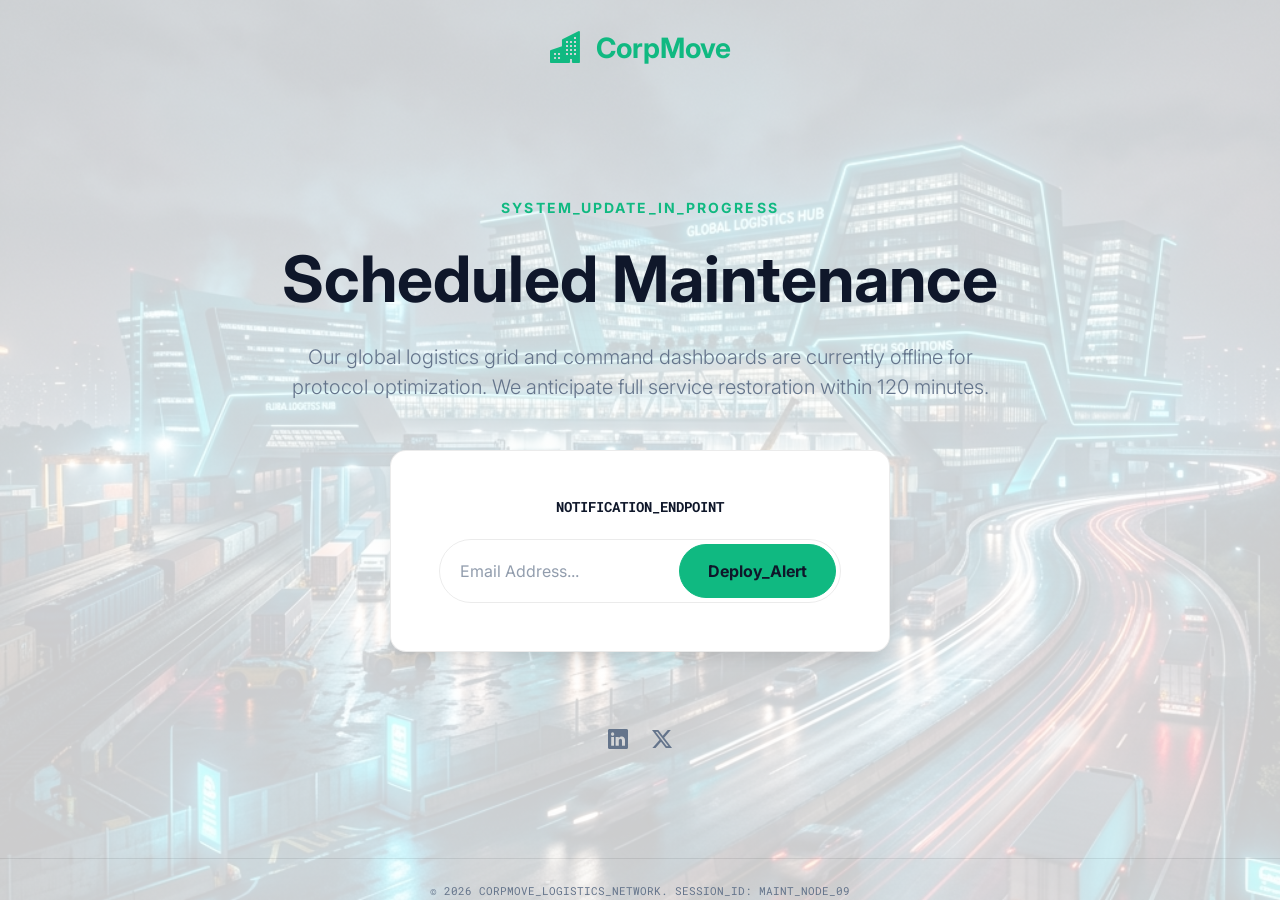
<file: coming-soon.html>
<!DOCTYPE html>
<html lang="en" data-bs-theme="dark" dir="ltr">
<head>
    <meta charset="UTF-8">
    <meta name="viewport" content="width=device-width, initial-scale=1.0, maximum-scale=1.0, user-scalable=no">
    <meta name="description" content="Scheduled Maintenance. Systems are being updated for enhanced security.">
    <title>Maintenance | CorpMove</title>
    <link rel="icon" type="image/svg+xml" href="favicon.svg">

    <!-- Preconnect for performance -->
    <link rel="preconnect" href="https://fonts.googleapis.com">
    <link rel="preconnect" href="https://fonts.gstatic.com" crossorigin>
    <link rel="preconnect" href="https://cdn.jsdelivr.net">
    <!-- Bootstrap 5 CSS -->
    <link href="https://cdn.jsdelivr.net/npm/bootstrap@5.3.3/dist/css/bootstrap.min.css" rel="stylesheet">
    <!-- Bootstrap Icons -->
    <link href="https://cdn.jsdelivr.net/npm/bootstrap-icons@1.11.3/font/bootstrap-icons.min.css" rel="stylesheet">
    <!-- Google Fonts -->
    <link href="https://fonts.googleapis.com/css2?family=Inter:wght@400;500;600;700;800&family=Roboto+Mono:wght@400;500&display=swap" rel="stylesheet">
    <!-- Custom CSS -->
    <link href="assets/css/style.css" rel="stylesheet">
</head>
<body class="bg-black text-white d-flex flex-column min-vh-100" style="background: linear-gradient(var(--cm-hero-overlay-90), var(--cm-hero-overlay-90)), url('assets/img/hero_main.png') center/cover no-repeat;">

    <header class="py-4">
        <div class="container text-center">
            <a class="text-primary fw-bold fs-3 text-decoration-none d-flex align-items-center justify-content-center" href="index.html">
                <i class="bi bi-buildings-fill me-2 fs-2"></i> CorpMove
            </a>
        </div>
    </header>

    <main class="flex-grow-1 d-flex align-items-center justify-content-center text-center py-5">
        <div class="container reveal">
            <div class="row justify-content-center">
                <div class="col-lg-8">
                    <h6 class="text-primary fw-bold text-uppercase tracking-widest small mb-4">SYSTEM_UPDATE_IN_PROGRESS</h6>
                    <h1 class="display-3 fw-bold mb-4">Scheduled Maintenance</h1>
                    <p class="lead text-muted mb-5 small max-w-md mx-auto">Our global logistics grid and command dashboards are currently offline for protocol optimization. We anticipate full service restoration within 120 minutes.</p>
                    
                    <div class="cm-card p-5 mx-auto bg-white bg-opacity-5 border border-white border-opacity-5 rounded-4" style="max-width: 500px;">
                        <h6 class="tech-data text-primary x-small mb-4">NOTIFICATION_ENDPOINT</h6>
                        <form class="d-flex w-100 border border-white border-opacity-10 rounded-pill p-1">
                            <input type="email" class="form-control bg-transparent border-0 text-white shadow-none ps-3 small" placeholder="Email Address..." required>
                            <button class="btn btn-primary rounded-pill px-4 py-2 small fw-bold" type="submit">Deploy_Alert</button>
                        </form>
                    </div>

                    <div class="mt-5 pt-4 d-flex justify-content-center gap-4">
                        <a href="#" class="text-muted hover-primary fs-5"><i class="bi bi-linkedin"></i></a>
                        <a href="#" class="text-muted hover-primary fs-5"><i class="bi bi-twitter-x"></i></a>
                    </div>
                </div>
            </div>
        </div>
    </main>

    <footer class="py-4 text-center border-top border-white border-opacity-5">
        <p class="mb-0 text-muted small tech-data" style="font-size: 0.7rem;">&copy; 2026 CORPMOVE_LOGISTICS_NETWORK. SESSION_ID: MAINT_NODE_09</p>
    </footer>

    <!-- Bootstrap 5 JS -->
    <script src="https://cdn.jsdelivr.net/npm/bootstrap@5.3.3/dist/js/bootstrap.bundle.min.js" defer></script>
    <!-- Custom JS -->
    <script src="assets/js/main.js" defer></script>
</body>
</html>
</file>
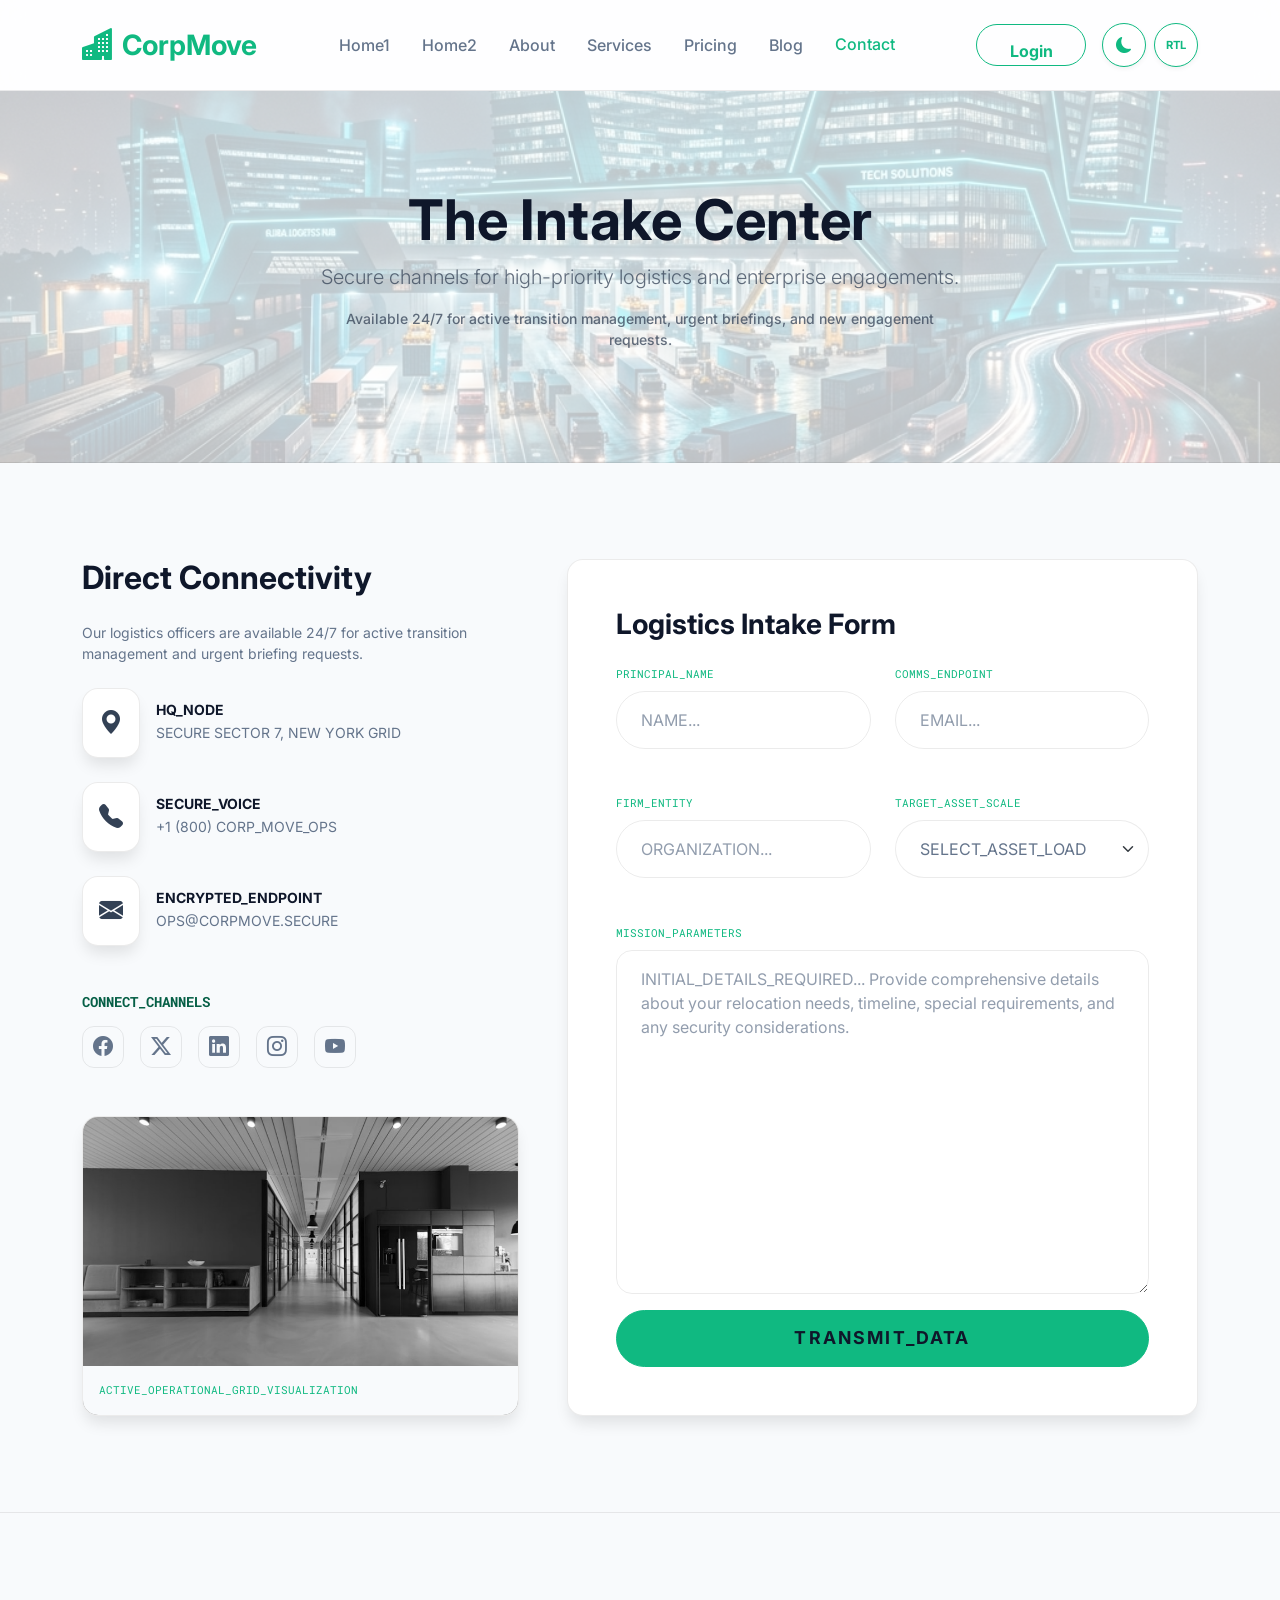
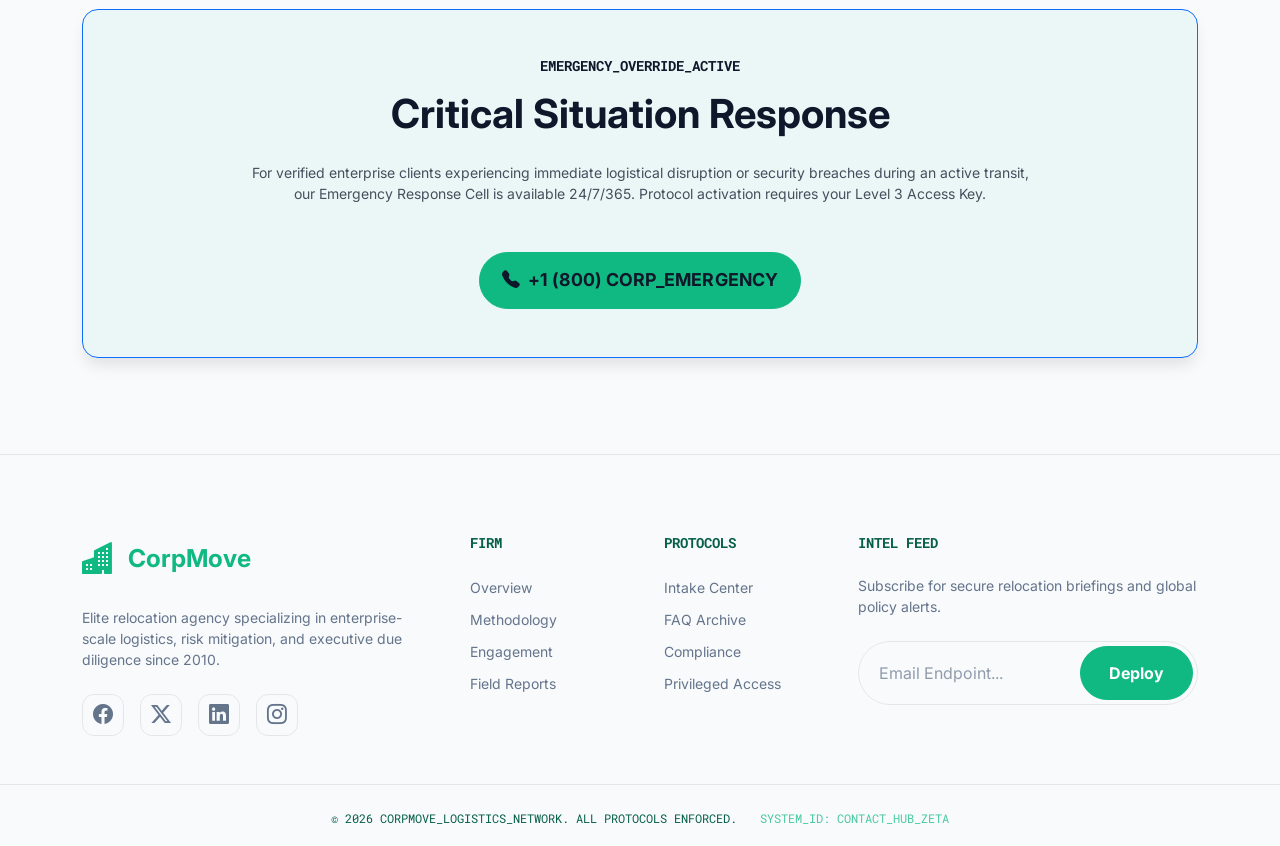
<file: contact.html>
<!DOCTYPE html>
<html lang="en" data-bs-theme="dark" dir="ltr">
<head>
    <meta charset="UTF-8">
    <meta name="viewport" content="width=device-width, initial-scale=1.0, maximum-scale=1.0, user-scalable=no">
    <meta name="description" content="Secure Intake Center. Direct lines for enterprise logistical coordination and principal relocation.">
    <title>Intake Center | CorpMove</title>
    <link rel="icon" type="image/svg+xml" href="favicon.svg">

    <!-- Preconnect for performance -->
    <link rel="preconnect" href="https://fonts.googleapis.com">
    <link rel="preconnect" href="https://fonts.gstatic.com" crossorigin>
    <link rel="preconnect" href="https://cdn.jsdelivr.net">
    <link href="https://cdn.jsdelivr.net/npm/bootstrap@5.3.3/dist/css/bootstrap.min.css" rel="stylesheet">
    <link href="https://cdn.jsdelivr.net/npm/bootstrap-icons@1.11.3/font/bootstrap-icons.min.css" rel="stylesheet">
    <link href="https://fonts.googleapis.com/css2?family=Inter:wght@400;500;600;700;800&family=Roboto+Mono:wght@400;500&display=swap" rel="stylesheet">
    <link href="assets/css/style.css" rel="stylesheet">
</head>
<body class="bg-black">
    <header>
      <nav class="navbar navbar-expand-xl py-3 main-nav">
          <div class="container">
              <a class="navbar-brand text-primary fw-bold fs-3 d-flex align-items-center" href="index.html"><i class="bi bi-buildings-fill me-2 fs-2"></i> CorpMove</a>
              <div class="d-flex align-items-center gap-2 gap-sm-3 ms-auto order-xl-last">
                  <a href="login.html" class="btn btn-secondary fw-bold rounded-pill d-none d-xl-block">Login</a>
                  <div class="d-none d-xl-flex align-items-center gap-2">
                      <button class="theme-toggle" id="themeToggle" aria-label="Toggle Theme"><i class="bi bi-moon-fill" id="themeIcon"></i></button>
                      <button class="rtl-toggle-btn" id="rtlToggle" aria-label="Toggle RTL Direction"><span style="font-size: 0.7rem; font-weight: 700;">RTL</span></button>
                  </div>
                  <button class="navbar-toggler" type="button" data-bs-toggle="offcanvas" data-bs-target="#offcanvasNavbar" aria-controls="offcanvasNavbar" aria-label="Toggle navigation"><i class="bi bi-list"></i></button>
              </div>
              <div class="offcanvas offcanvas-end" tabindex="-1" id="offcanvasNavbar">
                  <div class="offcanvas-header border-bottom cm-border-main">
                      <h5 class="offcanvas-title text-primary fw-bold"><i class="bi bi-buildings-fill me-2"></i> CorpMove</h5>
                      <button type="button" class="btn-close" data-bs-dismiss="offcanvas"></button>
                  </div>
                  <div class="offcanvas-body">
                      <ul class="navbar-nav justify-content-center flex-grow-1 pe-3 text-center">
                          <li class="nav-item"><a class="nav-link" href="index.html">Home1</a></li>
                          <li class="nav-item"><a class="nav-link" href="home2.html">Home2</a></li>
                          <li class="nav-item"><a class="nav-link" href="about.html">About</a></li>
                          <li class="nav-item"><a class="nav-link" href="services.html">Services</a></li>
                          <li class="nav-item"><a class="nav-link" href="pricing.html">Pricing</a></li>
                          <li class="nav-item"><a class="nav-link" href="blog.html">Blog</a></li>
                          <li class="nav-item"><a class="nav-link active text-primary" href="contact.html">Contact</a></li>
                          <li class="nav-item d-xl-none mt-4">
                              <div class="d-flex align-items-center justify-content-center mb-4 gap-3 px-1">                                  <div class="d-flex gap-3">
                                      <button class="theme-toggle" aria-label="Toggle Theme"><i class="bi bi-moon-fill theme-icon"></i></button>
                                      <button class="rtl-toggle-btn" aria-label="Toggle RTL Direction"><span style="font-size: 0.7rem; font-weight: 700;">RTL</span></button>
                                  </div>
                              </div>
                              <a class="btn btn-secondary w-100 rounded-pill mb-2" href="login.html">Login</a>
                          </li>
                      </ul>
                  </div>
              </div>
          </div>
      </nav>
    </header>

    <main>
      <!-- FIX #20: Hero with sub content -->
      <section class="hero-wrapper py-5 position-relative border-bottom cm-border-main" style="min-height: 40vh; background: linear-gradient(var(--cm-hero-overlay-85), var(--cm-hero-overlay-85)), url('assets/img/hero_main.png') center/cover no-repeat;">
          <div class="container py-5 text-center reveal">
              <h1 class="display-4 fw-bold">The Intake Center</h1>
              <p class="lead opacity-75 mx-auto mb-3 small" style="max-width: 700px;">Secure channels for high-priority logistics and enterprise engagements.</p>
              <p class="opacity-75 small mx-auto fw-medium" style="max-width: 600px;">Available 24/7 for active transition management, urgent briefings, and new engagement requests.</p>
          </div>
      </section>

      <section class="py-5 my-5">
          <div class="container">
              <div class="row g-5">
                  <!-- FIX #16: Contact info + Social media + Map -->
                  <div class="col-lg-5 reveal">
                      <div class="mb-5">
                          <h2 class="fw-bold mb-4">Direct Connectivity</h2>
                          <p class="text-muted small mb-4">Our logistics officers are available 24/7 for active transition management and urgent briefing requests.</p>
                          
                          <div class="d-flex align-items-center mb-4">
                              <div class="cm-card p-3 me-3 text-primary bg-opacity-10"><i class="bi bi-geo-alt-fill fs-4"></i></div>
                              <div>
                                  <h6 class="fw-bold mb-1 small">HQ_NODE</h6>
                                  <p class="text-muted mb-0 small">SECURE SECTOR 7, NEW YORK GRID</p>
                              </div>
                          </div>
                          
                          <div class="d-flex align-items-center mb-4">
                              <div class="cm-card p-3 me-3 text-primary bg-opacity-10"><i class="bi bi-telephone-fill fs-4"></i></div>
                              <div>
                                  <h6 class="fw-bold mb-1 small">SECURE_VOICE</h6>
                                  <p class="text-muted mb-0 small">+1 (800) CORP_MOVE_OPS</p>
                              </div>
                          </div>
                          
                          <div class="d-flex align-items-center mb-5">
                              <div class="cm-card p-3 me-3 text-primary bg-opacity-10"><i class="bi bi-envelope-fill fs-4"></i></div>
                              <div>
                                  <h6 class="fw-bold mb-1 small">ENCRYPTED_ENDPOINT</h6>
                                  <p class="text-muted mb-0 small">OPS@CORPMOVE.SECURE</p>
                              </div>
                          </div>

                          <!-- FIX #16: Social media buttons -->
                          <h6 class="tech-data mb-3 small">CONNECT_CHANNELS</h6>
                          <div class="d-flex gap-3 mb-5">
                              <a href="#" class="fs-5 text-muted footer-link hover-primary transition-all hover-scale"><i class="bi bi-facebook"></i></a>
                              <a href="#" class="fs-5 text-muted footer-link hover-primary transition-all hover-scale"><i class="bi bi-twitter-x"></i></a>
                              <a href="#" class="fs-5 text-muted footer-link hover-primary transition-all hover-scale"><i class="bi bi-linkedin"></i></a>
                              <a href="#" class="fs-5 text-muted footer-link hover-primary transition-all hover-scale"><i class="bi bi-instagram"></i></a>
                              <a href="#" class="fs-5 text-muted footer-link hover-primary transition-all hover-scale"><i class="bi bi-youtube"></i></a>
                          </div>
                      </div>
                      
                      <!-- FIX #16: Map fixed with proper SVG -->
                      <div class="cm-card overflow-hidden position-relative" style="height: 300px;">
                            <img loading="lazy" src="assets/img/contact_location.jpg" alt="Operational Logistics Map" class="w-100 h-100 object-fit-cover grayscale">
                           <div class="position-absolute bottom-0 start-0 p-3 tech-data text-primary bg-black bg-opacity-75 w-100" style="font-size: 0.7rem;">ACTIVE_OPERATIONAL_GRID_VISUALIZATION</div>
                      </div>
                  </div>

                  <!-- FIX #16: Contact Form with larger text box + button at bottom -->
                  <div class="col-lg-7 reveal">
                      <div class="cm-card p-5 h-100 bg-opacity-10 border-white border-opacity-5 shadow-2xl d-flex flex-column">
                          <h3 class="fw-bold mb-4">Logistics Intake Form</h3>
                          <form class="d-flex flex-column flex-grow-1">
                              <div class="row g-4 flex-grow-1">
                                  <div class="col-md-6">
                                      <label class="tech-data text-primary mb-2 d-block" style="font-size: 0.7rem;">PRINCIPAL_NAME</label>
                                      <input type="text" class="form-control bg-transparent border-white border-opacity-10 px-4 py-3 rounded-pill shadow-none" placeholder="NAME...">
                                  </div>
                                  <div class="col-md-6">
                                      <label class="tech-data text-primary mb-2 d-block" style="font-size: 0.7rem;">COMMS_ENDPOINT</label>
                                      <input type="email" class="form-control bg-transparent border-white border-opacity-10 px-4 py-3 rounded-pill shadow-none" placeholder="EMAIL...">
                                  </div>
                                  <div class="col-md-6">
                                      <label class="tech-data text-primary mb-2 d-block" style="font-size: 0.7rem;">FIRM_ENTITY</label>
                                      <input type="text" class="form-control bg-transparent border-white border-opacity-10 px-4 py-3 rounded-pill shadow-none" placeholder="ORGANIZATION...">
                                  </div>
                                  <div class="col-md-6">
                                      <label class="tech-data text-primary mb-2 d-block" style="font-size: 0.7rem;">TARGET_ASSET_SCALE</label>
                                      <select class="form-select bg-transparent border-white border-opacity-10 text-muted px-4 py-3 rounded-pill shadow-none">
                                          <option selected disabled>SELECT_ASSET_LOAD</option>
                                          <option value="1">SOLO_PRINCIPAL</option>
                                          <option value="2">TACTICAL_TEAM (1-10)</option>
                                          <option value="3">DIVISIONAL_WAVE (50+)</option>
                                      </select>
                                  </div>
                                  <!-- FIX #16: Larger text box -->
                                  <div class="col-12 d-flex flex-column">
                                      <label class="tech-data text-primary mb-2 d-block" style="font-size: 0.7rem;">MISSION_PARAMETERS</label>
                                      <textarea class="form-control bg-transparent border-white border-opacity-10 px-4 py-3 rounded-4 shadow-none flex-grow-1" rows="12" placeholder="INITIAL_DETAILS_REQUIRED... Provide comprehensive details about your relocation needs, timeline, special requirements, and any security considerations."></textarea>
                                  </div>
                              </div>
                              <!-- FIX #16: Transmit Data button at bottom -->
                              <div class="col-12 mt-4 pt-3 mt-auto">
                                  <button type="submit" class="btn btn-primary btn-lg rounded-pill px-5 w-100 fw-bold tracking-widest small transition-all hover-scale">TRANSMIT_DATA</button>
                              </div>
                          </form>
                      </div>
                  </div>
              </div>
          </div>
      </section>
        <!-- Section: Emergency Response -->
        <section class="py-5 bg-black border-top border-white border-opacity-5">
            <div class="container py-5 text-center reveal">
                <div class="cm-card p-5 border-primary border-opacity-20 bg-primary bg-opacity-5">
                    <h6 class="tech-data text-primary mb-3 small">EMERGENCY_OVERRIDE_ACTIVE</h6>
                    <h2 class="display-6 fw-bold text-white mb-4">Critical Situation Response</h2>
                    <p class="text-white opacity-75 mb-5 mx-auto small" style="max-width: 800px;">For verified enterprise clients experiencing immediate logistical disruption or security breaches during an active transit, our Emergency Response Cell is available 24/7/365. Protocol activation requires your Level 3 Access Key.</p>
                    <a href="tel:+18005550199" class="btn btn-primary btn-lg rounded-pill px-5 fw-bold transition-all hover-scale"><i class="bi bi-telephone-fill me-2"></i> +1 (800) CORP_EMERGENCY</a>
                </div>
            </div>
        </section>
    </main>
    
    <footer class="footer-wrap">
        <div class="container pb-5">
            <div class="row g-5">
                <div class="col-lg-4 col-md-6">
                    <a class="text-primary fw-bold fs-3 text-decoration-none d-flex align-items-center mb-4" href="index.html"><i class="bi bi-buildings-fill me-2 fs-2"></i> CorpMove</a>
                    <p class="mb-4 text-muted small">Elite relocation agency specializing in enterprise-scale logistics, risk mitigation, and executive due diligence since 2010.</p>
                    <div class="d-flex gap-3">
                        <a href="#" class="fs-5 text-muted footer-link hover-primary"><i class="bi bi-facebook"></i></a>
                        <a href="#" class="fs-5 text-muted footer-link hover-primary"><i class="bi bi-twitter-x"></i></a>
                        <a href="#" class="fs-5 text-muted footer-link hover-primary"><i class="bi bi-linkedin"></i></a>
                        <a href="#" class="fs-5 text-muted footer-link hover-primary"><i class="bi bi-instagram"></i></a>
                    </div>
                </div>
                <div class="col-lg-2 col-md-6">
                    <h6 class="tech-data mb-4 small">FIRM</h6>
                    <ul class="list-unstyled d-flex flex-column gap-2 mb-0">
                        <li><a href="about.html" class="footer-link small">Overview</a></li>
                        <li><a href="services.html" class="footer-link small">Methodology</a></li>
                        <li><a href="pricing.html" class="footer-link small">Engagement</a></li>
                        <li><a href="blog.html" class="footer-link small">Field Reports</a></li>
                    </ul>
                </div>
                <div class="col-lg-2 col-md-6">
                    <h6 class="tech-data mb-4 small">PROTOCOLS</h6>
                    <ul class="list-unstyled d-flex flex-column gap-2 mb-0">
                        <li><a href="contact.html" class="footer-link small">Intake Center</a></li>
                        <li><a href="service-details.html" class="footer-link small">FAQ Archive</a></li>
                        <li><a href="#" class="footer-link small">Compliance</a></li>
                        <li><a href="#" class="footer-link small">Privileged Access</a></li>
                    </ul>
                </div>
                <div class="col-lg-4 col-md-6">
                    <h6 class="tech-data mb-4 small">INTEL FEED</h6>
                    <p class="text-muted small mb-4">Subscribe for secure relocation briefings and global policy alerts.</p>
                    <form class="d-flex w-100 border border-white border-opacity-10 rounded-pill p-1">
                        <input type="email" class="form-control bg-transparent border-0 text-white shadow-none ps-3 small" placeholder="Email Endpoint..." required>
                        <button class="btn btn-primary rounded-pill px-4 py-2 small fw-bold" type="submit">Deploy</button>
                    </form>
                </div>
            </div>
        </div>
        <div class="container-fluid border-top border-white border-opacity-5 py-4 text-center text-muted">
            <p class="mb-0 small tech-data" style="font-size: 0.75rem;">&copy; 2026 CORPMOVE_LOGISTICS_NETWORK. ALL PROTOCOLS ENFORCED. <span class="ms-3 text-primary opacity-50">SYSTEM_ID: CONTACT_HUB_ZETA</span></p>
        </div>
    </footer>

    <button class="btn btn-primary" id="backToTop" aria-label="Back to top"><i class="bi bi-arrow-up fs-4"></i></button>
    <script src="https://cdn.jsdelivr.net/npm/bootstrap@5.3.3/dist/js/bootstrap.bundle.min.js" defer></script>
    <script src="assets/js/main.js" defer></script>
</body>
</html>
</file>
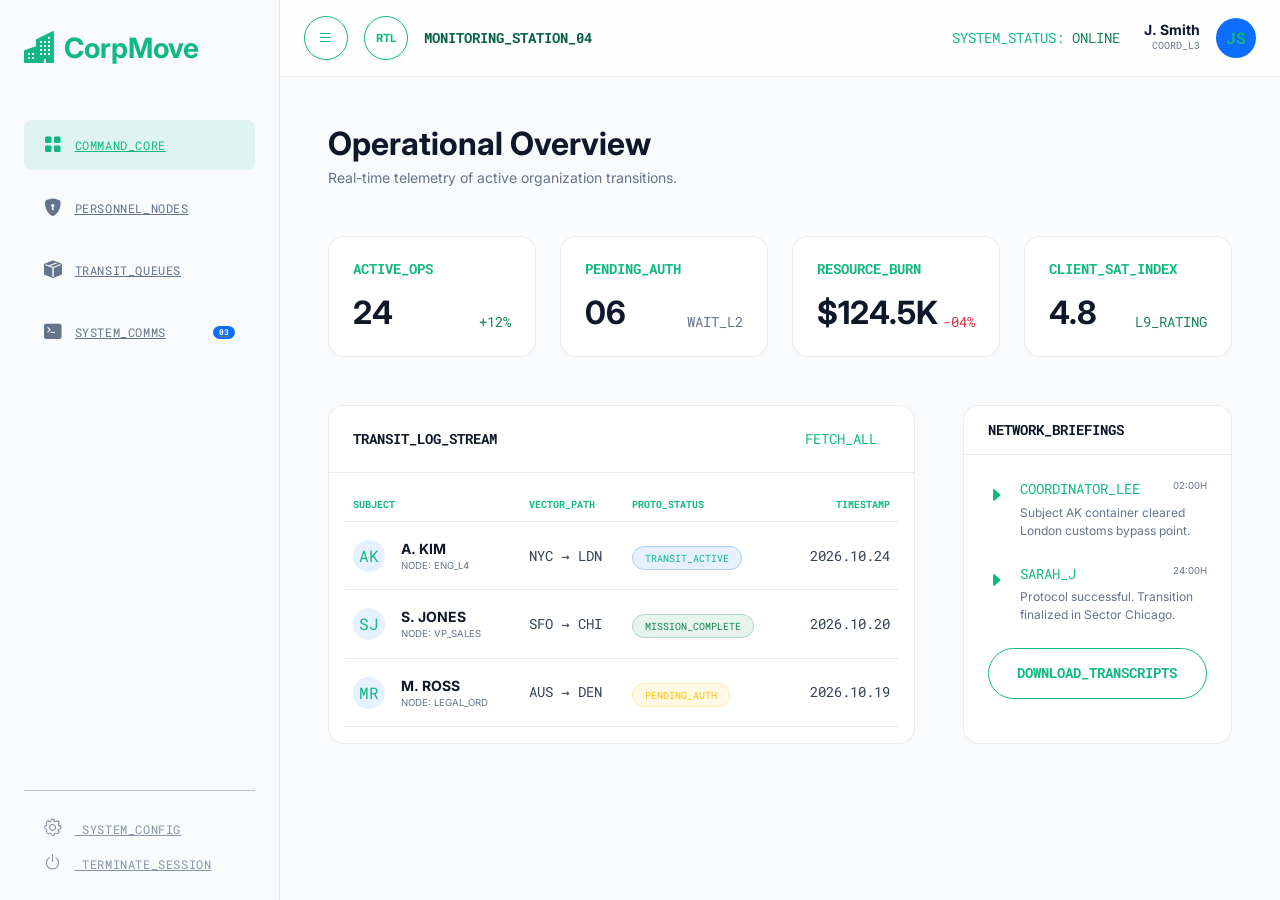
<file: dashboard.html>
<!DOCTYPE html>
<html lang="en" data-bs-theme="dark" dir="ltr">
<head>
    <meta charset="UTF-8">
    <meta name="viewport" content="width=device-width, initial-scale=1.0, maximum-scale=1.0, user-scalable=no">
    <meta name="description" content="Operational Command Center. Secure monitoring of global corporate transitions.">
    <title>Command Center | CorpMove</title>
    <link rel="icon" type="image/svg+xml" href="favicon.svg">

    <!-- Preconnect for performance -->
    <link rel="preconnect" href="https://fonts.googleapis.com">
    <link rel="preconnect" href="https://fonts.gstatic.com" crossorigin>
    <link rel="preconnect" href="https://cdn.jsdelivr.net">
    <!-- Bootstrap 5 CSS -->
    <link href="https://cdn.jsdelivr.net/npm/bootstrap@5.3.3/dist/css/bootstrap.min.css" rel="stylesheet">
    <!-- Bootstrap Icons -->
    <link href="https://cdn.jsdelivr.net/npm/bootstrap-icons@1.11.3/font/bootstrap-icons.min.css" rel="stylesheet">
    <!-- Google Fonts -->
    <link href="https://fonts.googleapis.com/css2?family=Inter:wght@400;500;600;700;800&family=Roboto+Mono:wght@400;500&display=swap" rel="stylesheet">
    <!-- Custom CSS -->
    <link href="assets/css/style.css" rel="stylesheet">
    <style>
        body {
            background-color: var(--cm-bg);
            color: var(--cm-text-body);
            overflow-x: hidden;
            transition: all 0.3s ease;
        }
        .dash-sidebar {
            background: var(--cm-panel);
            backdrop-filter: blur(20px);
            border-right: 1px solid var(--cm-border) !important;
            width: 280px;
            transition: all 0.3s ease;
        }
        .sidebar-link {
            font-family: 'Roboto Mono', monospace;
            font-size: 0.75rem;
            letter-spacing: 0.05em;
            text-transform: uppercase;
            padding: 12px 20px;
            border-radius: 8px;
            color: var(--cm-text-muted) !important;
            transition: all 0.3s ease;
        }
        .sidebar-link:hover, .sidebar-link.active {
            background: rgba(16, 185, 129, 0.1);
            color: var(--cm-primary) !important;
        }
        .sidebar-link i {
            font-size: 1.1rem;
            margin-right: 12px;
        }
        .dash-content {
            margin-left: 280px;
            min-height: 100vh;
            background-color: var(--cm-bg);
        }
        .top-nav {
            background: var(--cm-nav-bg);
            backdrop-filter: blur(10px);
            border-bottom: 1px solid var(--cm-border) !important;
            transition: all 0.3s ease;
        }
        .status-pill {
            font-family: 'Roboto Mono', monospace;
            font-size: 0.65rem;
            padding: 4px 12px;
        }
        .metric-card {
            background: var(--cm-panel);
            border: 1px solid var(--cm-border);
            border-radius: 16px;
            padding: 24px;
            transition: all 0.3s ease;
        }
        .metric-card:hover {
            border-color: var(--cm-primary);
            background: rgba(16, 185, 129, 0.05);
        }
        .table {
            --bs-table-bg: transparent;
            --bs-table-color: var(--cm-text-body);
            --bs-table-hover-bg: rgba(var(--cm-primary), 0.05);
            transition: all 0.3s ease;
        }
        .table thead th {
            font-family: 'Roboto Mono', monospace;
            font-size: 0.65rem;
            color: var(--cm-primary);
            text-transform: uppercase;
            border-bottom: 1px solid var(--cm-border);
        }
        .table td {
            border-bottom: 1px solid var(--cm-border);
            padding: 16px 8px;
            color: var(--cm-text-body);
        }
        [data-bs-theme="light"] .table-hover tbody tr:hover {
            background-color: rgba(0,0,0,0.02);
        }

    </style>
</head>
<body class="bg-black">

    <div class="d-flex w-100">
        <!-- Sidebar Navigation -->
        <div class="dash-sidebar d-flex flex-column p-4 position-fixed h-100" style="z-index: 1040;">
            <a class="navbar-brand text-primary fw-bold fs-3 d-flex align-items-center mb-5" href="index.html">
                <i class="bi bi-buildings-fill me-2 fs-2"></i> CorpMove
            </a>

            <ul class="nav flex-column gap-2 mb-auto">
                <li class="nav-item">
                    <a href="#analytics" class="sidebar-link active d-flex align-items-center mb-1">
                        <i class="bi bi-grid-fill"></i> Command_Core
                    </a>
                </li>
                <li class="nav-item">
                    <a href="#users" class="sidebar-link d-flex align-items-center mb-1">
                        <i class="bi bi-shield-lock-fill"></i> Personnel_Nodes
                    </a>
                </li>
                <li class="nav-item">
                    <a href="#orders" class="sidebar-link d-flex align-items-center mb-1">
                        <i class="bi bi-box-seam-fill"></i> Transit_Queues
                    </a>
                </li>
                <li class="nav-item">
                    <a href="#messages" class="sidebar-link d-flex align-items-center mb-1">
                        <i class="bi bi-terminal-fill"></i> System_Comms
                        <span class="badge bg-primary ms-auto rounded-pill" style="font-size: 0.5rem; padding: 0.35em 0.65em;">03</span>
                    </a>
                </li>
            </ul>

            <div class="mt-auto">
                <hr class="text-white opacity-10 my-4">
                <ul class="nav flex-column gap-2">
                    <li class="nav-item">
                        <a href="#" class="sidebar-link small opacity-50"><i class="bi bi-gear"></i> System_Config</a>
                    </li>
                    <li class="nav-item">
                        <a href="login.html" class="sidebar-link small text-danger opacity-75"><i class="bi bi-power"></i> Terminate_Session</a>
                    </li>
                </ul>
            </div>
        </div>

        <!-- Main Content Area -->
        <div class="dash-content w-100">
            <!-- Top Navbar -->
            <nav class="navbar top-nav px-4 py-3 d-flex justify-content-between align-items-center">
                <div class="d-flex align-items-center gap-3">
                    <!-- Dashboard Sidebar Toggle for Mobile -->
                    <button class="rtl-toggle-btn d-xl-none" id="sidebarToggle" aria-label="Toggle Sidebar">
                        <i class="bi bi-list"></i>
                    </button>
                    <button class="rtl-toggle-btn" id="rtlToggle" aria-label="Toggle RTL Direction">
                        <span style="font-size: 0.7rem; font-weight: 700;">RTL</span>
                    </button>
                    <h6 class="tech-data mb-0 x-small d-none d-sm-block">MONITORING_STATION_04</h6>
                </div>
                <div class="d-flex align-items-center gap-4">
                    <div class="tech-data x-small text-primary d-none d-md-block">SYSTEM_STATUS: <span class="text-success pulse">ONLINE</span></div>
                    <div class="d-flex align-items-center gap-3">
                        <div class="text-end d-none d-sm-block">
                            <h6 class="mb-0 fw-bold small text-white">J. Smith</h6>
                            <p class="text-muted mb-0 x-small tech-data" style="font-size: 0.6rem;">COORD_L3</p>
                        </div>
                        <div class="bg-primary bg-opacity-20 text-primary border border-primary border-opacity-25 rounded-circle d-flex align-items-center justify-content-center fw-bold" style="width: 40px; height: 40px; font-family: 'Roboto Mono';">JS</div>
                    </div>
                </div>
            </nav>

            <!-- Dashboard Body -->
            <div class="container-fluid p-4 p-md-5">
                
                <!-- Page Intro -->
                <div class="mb-5 reveal">
                    <h2 class="text-white fw-bold mb-1">Operational Overview</h2>
                    <p class="text-muted small">Real-time telemetry of active organization transitions.</p>
                </div>

                <!-- Metrics Grid -->
                <div class="row g-4 mb-5 reveal" id="analytics">
                    <div class="col-xl-3 col-sm-6">
                        <div class="metric-card">
                            <h6 class="tech-data text-primary x-small mb-3">ACTIVE_OPS</h6>
                            <div class="d-flex align-items-end justify-content-between">
                                <h2 class="text-white fw-bold mb-0">24</h2>
                                <span class="text-success x-small tech-data">+12%</span>
                            </div>
                        </div>
                    </div>
                    <div class="col-xl-3 col-sm-6">
                        <div class="metric-card">
                            <h6 class="tech-data text-primary x-small mb-3">PENDING_AUTH</h6>
                            <div class="d-flex align-items-end justify-content-between">
                                <h2 class="text-white fw-bold mb-0">06</h2>
                                <span class="text-muted x-small tech-data">WAIT_L2</span>
                            </div>
                        </div>
                    </div>
                    <div class="col-xl-3 col-sm-6">
                        <div class="metric-card">
                            <h6 class="tech-data text-primary x-small mb-3">RESOURCE_BURN</h6>
                            <div class="d-flex align-items-end justify-content-between">
                                <h2 class="text-white fw-bold mb-0">$124.5K</h2>
                                <span class="text-danger x-small tech-data">-04%</span>
                            </div>
                        </div>
                    </div>
                    <div class="col-xl-3 col-sm-6">
                        <div class="metric-card">
                            <h6 class="tech-data text-primary x-small mb-3">CLIENT_SAT_INDEX</h6>
                            <div class="d-flex align-items-end justify-content-between">
                                <h2 class="text-white fw-bold mb-0">4.8</h2>
                                <span class="text-success x-small tech-data">L9_RATING</span>
                            </div>
                        </div>
                    </div>
                </div>

                <!-- Data Tables Section -->
                <div class="row g-5">
                    <!-- Transit Log -->
                    <div class="col-lg-8 reveal" id="orders">
                        <div class="metric-card p-0 overflow-hidden">
                            <div class="px-4 py-3 bg-white bg-opacity-5 border-bottom border-white border-opacity-5 d-flex justify-content-between align-items-center">
                                <h6 class="tech-data mb-0 text-white x-small">TRANSIT_LOG_STREAM</h6>
                                <button class="btn btn-link text-primary tech-data x-small text-decoration-none">FETCH_ALL</button>
                            </div>
                            <div class="table-responsive p-3">
                                <table class="table table-hover align-middle mb-0">
                                    <thead>
                                        <tr>
                                            <th>SUBJECT</th>
                                            <th>VECTOR_PATH</th>
                                            <th>PROTO_STATUS</th>
                                            <th class="text-end">TIMESTAMP</th>
                                        </tr>
                                    </thead>
                                    <tbody>
                                        <tr>
                                            <td>
                                                <div class="d-flex align-items-center gap-3">
                                                    <div class="bg-primary bg-opacity-10 text-primary rounded-circle d-flex align-items-center justify-content-center x-small" style="width: 32px; height: 32px; font-family:'Roboto Mono';">AK</div>
                                                    <div>
                                                        <div class="text-white fw-bold small">A. KIM</div>
                                                        <div class="x-small text-muted" style="font-size: 0.6rem;">NODE: ENG_L4</div>
                                                    </div>
                                                </div>
                                            </td>
                                            <td class="small tech-data x-small">NYC &rarr; LDN</td>
                                            <td><span class="status-pill rounded-pill bg-primary bg-opacity-10 text-primary border border-primary border-opacity-25">TRANSIT_ACTIVE</span></td>
                                            <td class="text-end x-small tech-data">2026.10.24</td>
                                        </tr>
                                        <tr>
                                            <td>
                                                <div class="d-flex align-items-center gap-3">
                                                    <div class="bg-primary bg-opacity-10 text-primary rounded-circle d-flex align-items-center justify-content-center x-small" style="width: 32px; height: 32px; font-family:'Roboto Mono';">SJ</div>
                                                    <div>
                                                        <div class="text-white fw-bold small">S. JONES</div>
                                                        <div class="x-small text-muted" style="font-size: 0.6rem;">NODE: VP_SALES</div>
                                                    </div>
                                                </div>
                                            </td>
                                            <td class="small tech-data x-small">SFO &rarr; CHI</td>
                                            <td><span class="status-pill rounded-pill bg-success bg-opacity-10 text-success border border-success border-opacity-25">MISSION_COMPLETE</span></td>
                                            <td class="text-end x-small tech-data">2026.10.20</td>
                                        </tr>
                                        <tr>
                                            <td>
                                                <div class="d-flex align-items-center gap-3">
                                                    <div class="bg-primary bg-opacity-10 text-primary rounded-circle d-flex align-items-center justify-content-center x-small" style="width: 32px; height: 32px; font-family:'Roboto Mono';">MR</div>
                                                    <div>
                                                        <div class="text-white fw-bold small">M. ROSS</div>
                                                        <div class="x-small text-muted" style="font-size: 0.6rem;">NODE: LEGAL_ORD</div>
                                                    </div>
                                                </div>
                                            </td>
                                            <td class="small tech-data x-small">AUS &rarr; DEN</td>
                                            <td><span class="status-pill rounded-pill bg-warning bg-opacity-10 text-warning border border-warning border-opacity-25">PENDING_AUTH</span></td>
                                            <td class="text-end x-small tech-data">2026.10.19</td>
                                        </tr>
                                    </tbody>
                                </table>
                            </div>
                        </div>
                    </div>

                    <!-- System Comms -->
                    <div class="col-lg-4 reveal" id="messages">
                        <div class="metric-card h-100 p-0 overflow-hidden">
                            <div class="px-4 py-3 bg-white bg-opacity-5 border-bottom border-white border-opacity-5">
                                <h6 class="tech-data mb-0 text-white x-small">NETWORK_BRIEFINGS</h6>
                            </div>
                            <div class="p-4 d-flex flex-column gap-4">
                                <div class="d-flex gap-3">
                                    <div class="text-primary mt-1"><i class="bi bi-caret-right-fill"></i></div>
                                    <div>
                                        <div class="d-flex justify-content-between mb-1">
                                            <span class="tech-data text-primary x-small">COORDINATOR_LEE</span>
                                            <span class="text-muted x-small" style="font-size: 0.6rem;">02:00H</span>
                                        </div>
                                        <p class="text-muted small mb-0 fs-10" style="font-size: 0.75rem;">Subject AK container cleared London customs bypass point.</p>
                                    </div>
                                </div>
                                <div class="d-flex gap-3">
                                    <div class="text-primary mt-1"><i class="bi bi-caret-right-fill"></i></div>
                                    <div>
                                        <div class="d-flex justify-content-between mb-1">
                                            <span class="tech-data text-primary x-small">SARAH_J</span>
                                            <span class="text-muted x-small" style="font-size: 0.6rem;">24:00H</span>
                                        </div>
                                        <p class="text-muted small mb-0 fs-10" style="font-size: 0.75rem;">Protocol successful. Transition finalized in Sector Chicago.</p>
                                    </div>
                                </div>
                                <button class="btn btn-outline-primary w-100 mt-auto rounded-pill tech-data x-small py-2 border-opacity-25">DOWNLOAD_TRANSCRIPTS</button>
                            </div>
                        </div>
                    </div>
                </div>
            </div>
        </div>
    </div> <!-- /d-flex -->

    <script src="https://cdn.jsdelivr.net/npm/bootstrap@5.3.3/dist/js/bootstrap.bundle.min.js" defer></script>
    <script src="assets/js/main.js" defer></script>
</body>
</html>
</file>
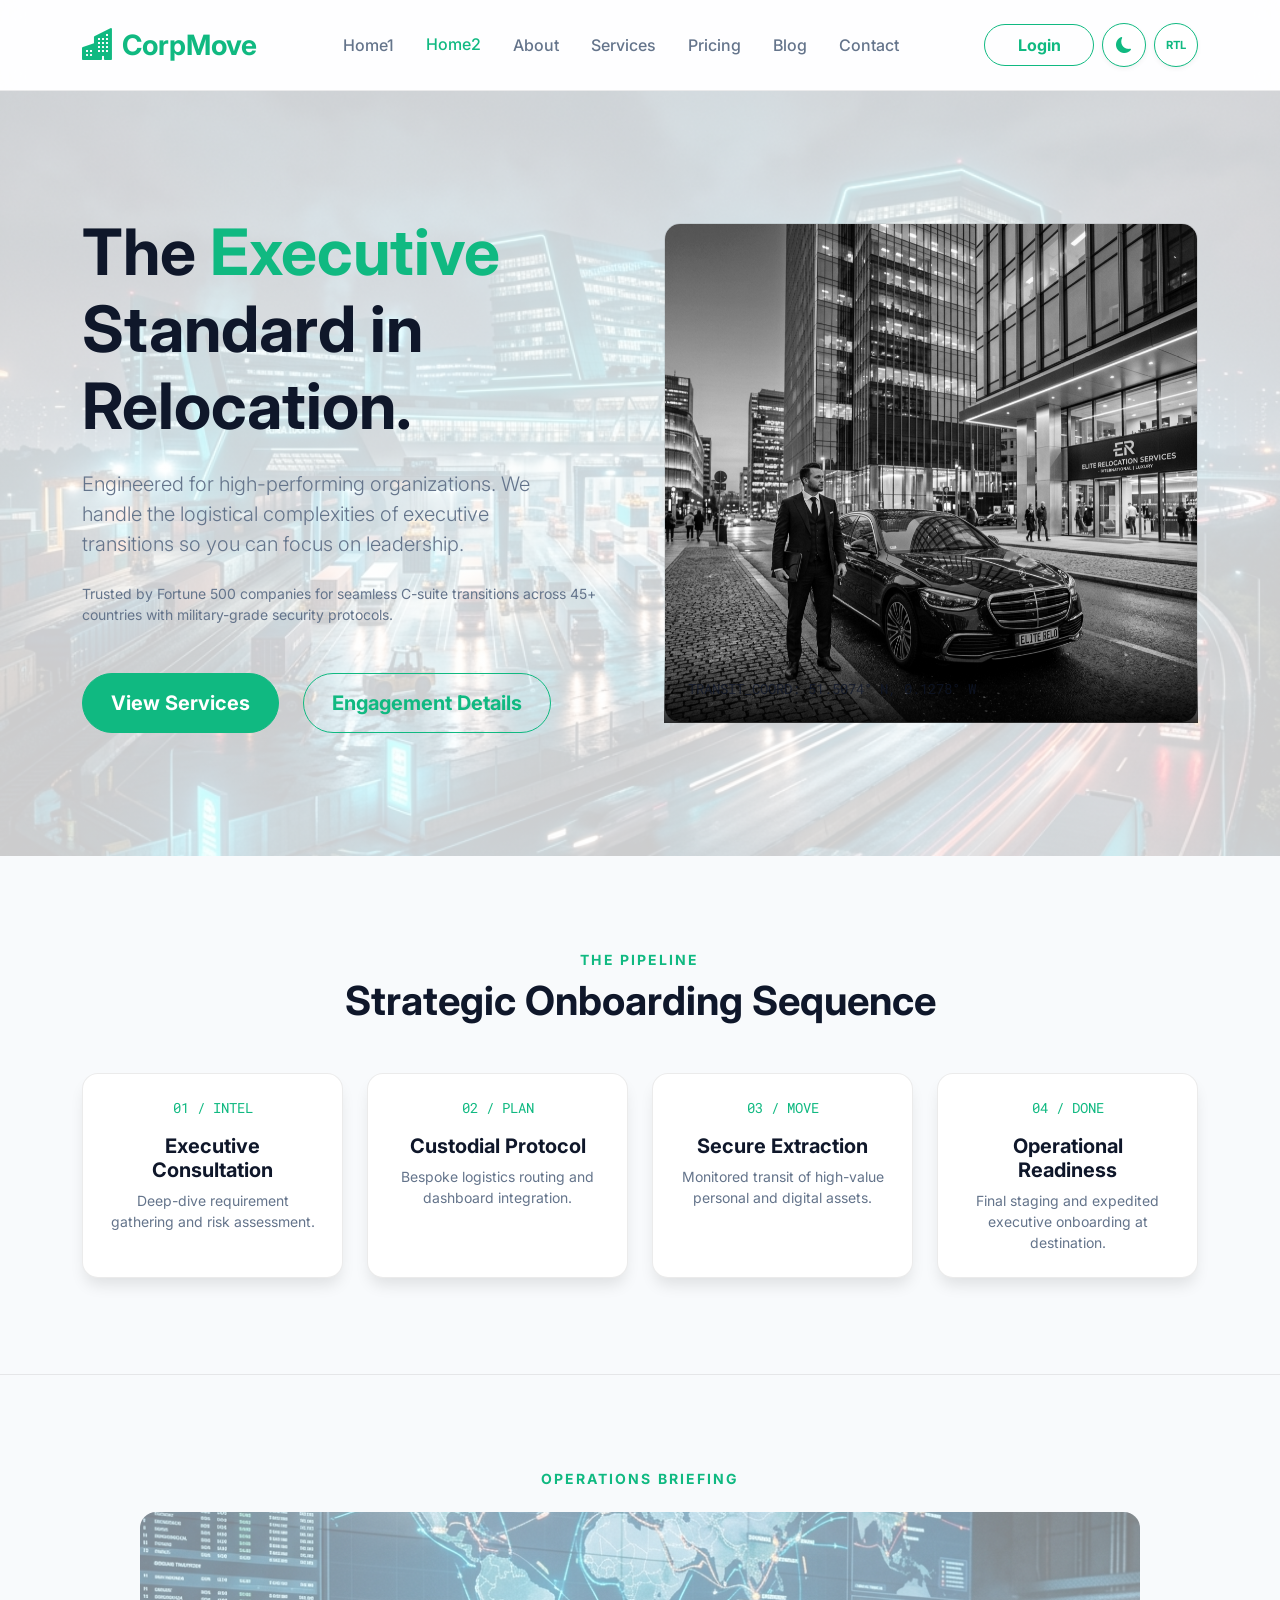
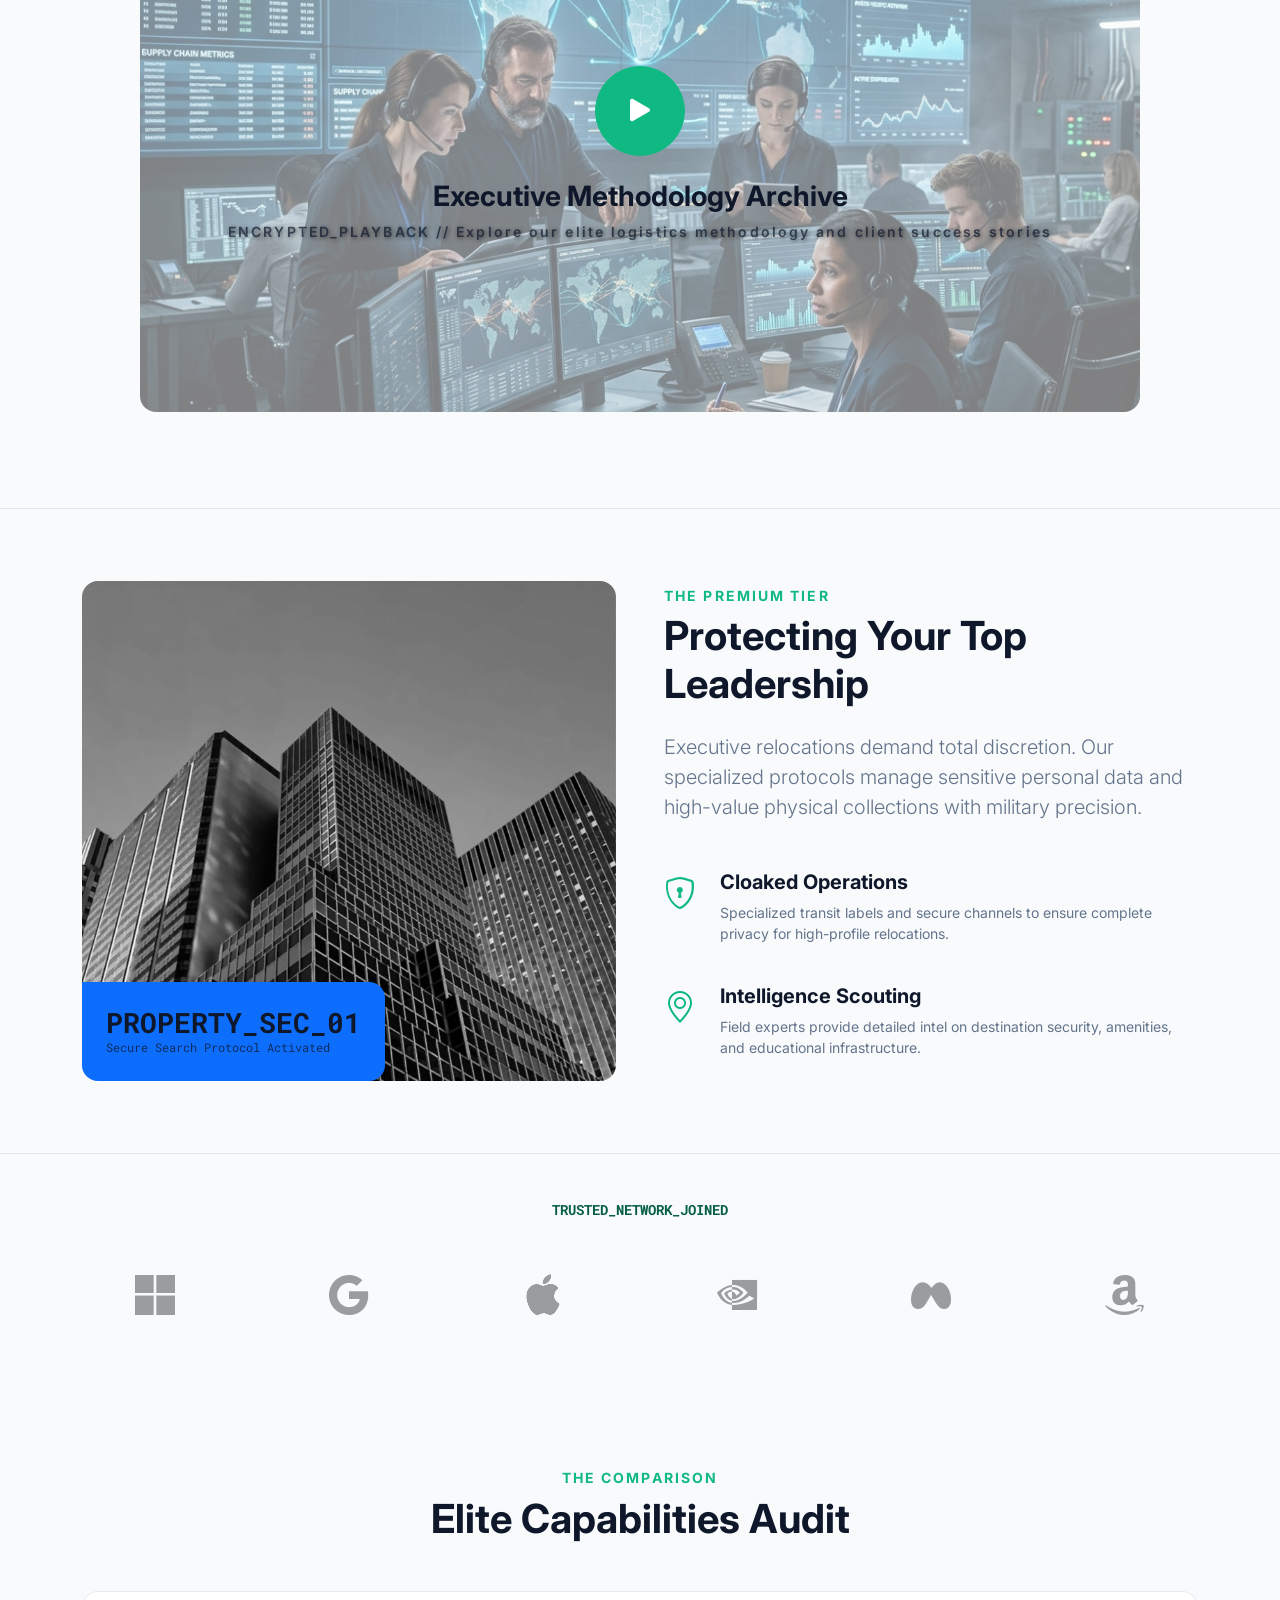
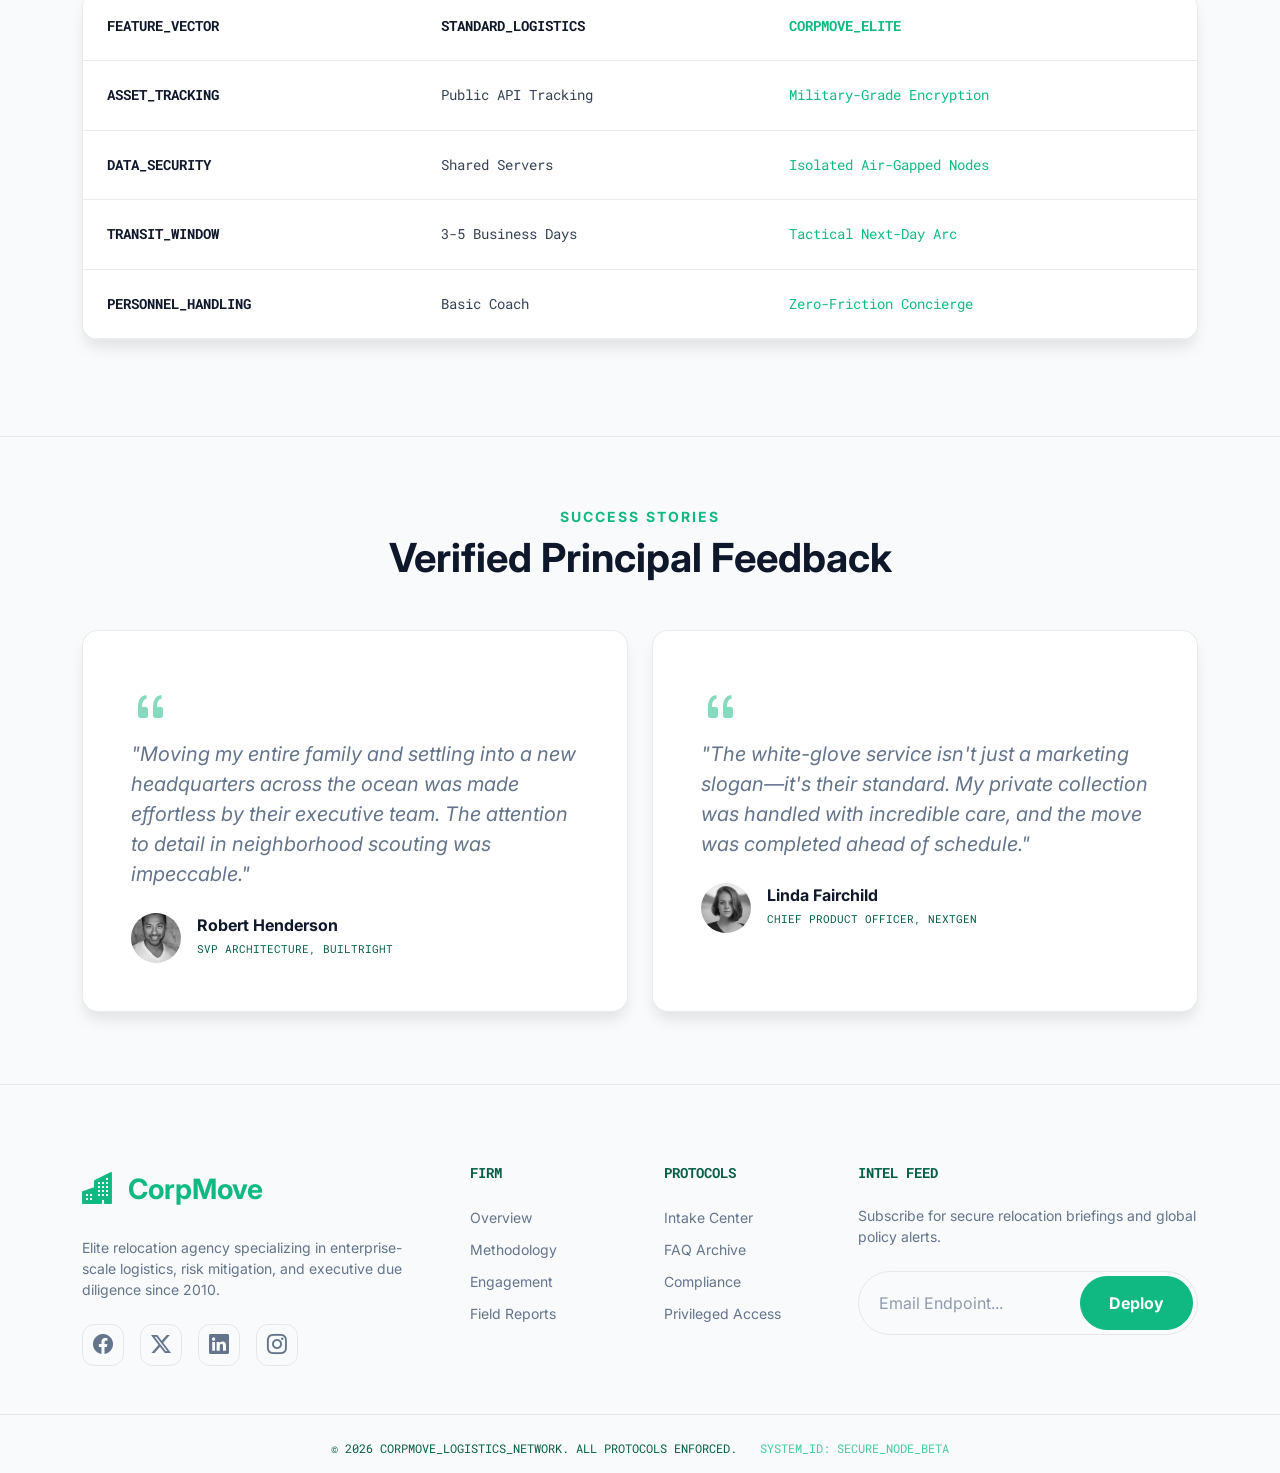
<file: home2.html>
<!DOCTYPE html>
<html lang="en" data-bs-theme="dark" dir="ltr">

<head>
    <meta charset="UTF-8">
    <meta name="viewport" content="width=device-width, initial-scale=1.0, maximum-scale=1.0, user-scalable=no">
    <meta name="description"
        content="Niche Corporate Relocation & Moving Services. Expert, seamless, and stress-free office moves.">
    <title>CorpMove | Executive Relocation</title>
    <link rel="icon" type="image/svg+xml" href="favicon.svg">

    <!-- Preconnect for performance -->
    <link rel="preconnect" href="https://fonts.googleapis.com">
    <link rel="preconnect" href="https://fonts.gstatic.com" crossorigin>
    <link rel="preconnect" href="https://cdn.jsdelivr.net">
    <link href="https://cdn.jsdelivr.net/npm/bootstrap@5.3.3/dist/css/bootstrap.min.css" rel="stylesheet">
    <link href="https://cdn.jsdelivr.net/npm/bootstrap-icons@1.11.3/font/bootstrap-icons.min.css" rel="stylesheet">
    <link href="https://fonts.googleapis.com/css2?family=Inter:wght@400;500;600;700;800&family=Roboto+Mono:wght@400;500&display=swap" rel="stylesheet">
    <link href="assets/css/style.css" rel="stylesheet">
</head>

<body>

    <!-- Header / Navbar - FIX #1: Toggle & RTL after Sign Up -->
    <header>
      <nav class="navbar navbar-expand-xl py-3 main-nav">
          <div class="container">
              <a class="navbar-brand text-primary fw-bold fs-3 d-flex align-items-center" href="index.html">
                  <i class="bi bi-buildings-fill me-2 fs-2"></i> CorpMove
              </a>
              <div class="d-flex align-items-center gap-2 ms-auto order-xl-last">
                  <a href="login.html" class="btn btn-secondary fw-bold rounded-pill d-none d-xl-flex align-items-center justify-content-center">Login</a>
                  <div class="d-none d-xl-flex align-items-center gap-2">
                      <button class="theme-toggle" aria-label="Toggle Theme"><i class="bi bi-moon-fill theme-icon"></i></button>
                      <button class="rtl-toggle-btn" aria-label="Toggle RTL Direction"><span style="font-size: 0.7rem; font-weight: 700;">RTL</span></button>
                  </div>
                  <button class="navbar-toggler" type="button" data-bs-toggle="offcanvas" data-bs-target="#offcanvasNavbar" aria-controls="offcanvasNavbar" aria-label="Toggle navigation">
                      <i class="bi bi-list fs-2"></i>
                  </button>
              </div>

              <!-- Offcanvas Menu -->
              <div class="offcanvas offcanvas-end" tabindex="-1" id="offcanvasNavbar" aria-labelledby="offcanvasNavbarHome2">
                  <div class="offcanvas-header border-bottom cm-border-main">
                      <h5 class="offcanvas-title text-primary fw-bold" id="offcanvasNavbarHome2"><i class="bi bi-buildings-fill me-2"></i> CorpMove</h5>
                      <button type="button" class="btn-close" data-bs-dismiss="offcanvas" aria-label="Close"></button>
                  </div>
                  <div class="offcanvas-body">
                      <ul class="navbar-nav justify-content-center flex-grow-1 pe-3">
                          <li class="nav-item"><a class="nav-link" href="index.html">Home1</a></li>
                          <li class="nav-item"><a class="nav-link active text-primary" href="home2.html">Home2</a></li>
                          <li class="nav-item"><a class="nav-link" href="about.html">About</a></li>
                          <li class="nav-item"><a class="nav-link" href="services.html">Services</a></li>
                          <li class="nav-item"><a class="nav-link" href="pricing.html">Pricing</a></li>
                          <li class="nav-item"><a class="nav-link" href="blog.html">Blog</a></li>
                          <li class="nav-item"><a class="nav-link" href="contact.html">Contact</a></li>
                          <li class="nav-item d-xl-none mt-4">
                              <div class="d-flex align-items-center justify-content-center mb-4 gap-3 px-1">                                  <div class="d-flex gap-3">
                                      <button class="theme-toggle" aria-label="Toggle Theme"><i class="bi bi-moon-fill theme-icon"></i></button>
                                      <button class="rtl-toggle-btn" aria-label="Toggle RTL Direction"><span style="font-size: 0.7rem; font-weight: 700;">RTL</span></button>
                                  </div>
                              </div>
                              <a class="btn btn-secondary w-100 rounded-pill mb-2" href="login.html">Login</a>
                          </li>
                      </ul>
                  </div>
              </div>
          </div>
      </nav>
    </header>

    <main>
        <!-- Section 1: Hero - FIX #8: Image + Sub content + Background -->
        <section class="hero-wrapper position-relative overflow-hidden d-flex align-items-center bg-black" style="min-height: 85vh; background: linear-gradient(var(--cm-hero-overlay-90), var(--cm-hero-overlay-90)), url('assets/img/hero_main.png') center/cover no-repeat;">
            <div class="container py-5">
                <div class="row align-items-center g-5">
                    <div class="col-lg-6 reveal">
                        <h1 class="display-3 fw-bolder text-white mb-4">The <span class="text-primary">Executive</span> <br>Standard in Relocation.</h1>
                        <p class="lead mb-4 text-muted pe-lg-5">Engineered for high-performing organizations. We handle the logistical complexities of executive transitions so you can focus on leadership.</p>
                        <p class="text-muted small mb-5">Trusted by Fortune 500 companies for seamless C-suite transitions across 45+ countries with military-grade security protocols.</p>
                        
                        <div class="d-flex flex-wrap gap-4 align-items-center">
                            <a href="services.html" class="btn btn-primary btn-lg rounded-pill px-5 d-inline-flex justify-content-center align-items-center transition-all hover-scale">View Services</a>
                            <a href="pricing.html" class="btn btn-outline-primary btn-lg rounded-pill px-5 d-inline-flex justify-content-center align-items-center transition-all hover-scale">Engagement Details</a>
                        </div>
                    </div>
                    <div class="col-lg-6 reveal">
                        <div class="position-relative">
                             <div class="rounded-4 overflow-hidden border border-white border-opacity-10 shadow-2xl" style="height: 500px;">
                                <img loading="lazy" src="assets/img/service_executive.png" alt="Executive Relocation" class="w-100 h-100 object-fit-cover grayscale">
                                <div class="position-absolute bottom-0 start-0 p-4 w-100" style="background: linear-gradient(transparent, rgba(0,0,0,0.8));">
                                     <div class="tech-data text-white small opacity-75">TRANSIT_COORD: 51.5074° N, 0.1278° W</div>
                                </div>
                             </div>
                        </div>
                    </div>
                </div>
            </div>
        </section>

        <!-- Section 2: Process -->
        <section class="py-5 my-5">
            <div class="container">
                <div class="text-center mb-5 reveal">
                    <h6 class="text-primary fw-bold text-uppercase tracking-widest small">The Pipeline</h6>
                    <h2 class="display-6 fw-bold">Strategic Onboarding Sequence</h2>
                </div>
                <div class="row g-4 reveal justify-content-center">
                    <div class="col-lg-3 col-md-6">
                        <div class="cm-card p-4 h-100 text-center d-flex flex-column align-items-center">
                            <div class="tech-data text-primary mb-3">01 / INTEL</div>
                            <h5 class="fw-bold text-center">Executive Consultation</h5>
                            <p class="text-muted small text-center mb-0">Deep-dive requirement gathering and risk assessment.</p>
                        </div>
                    </div>
                    <div class="col-lg-3 col-md-6">
                        <div class="cm-card p-4 h-100 text-center d-flex flex-column align-items-center">
                            <div class="tech-data text-primary mb-3">02 / PLAN</div>
                            <h5 class="fw-bold text-center">Custodial Protocol</h5>
                            <p class="text-muted small text-center mb-0">Bespoke logistics routing and dashboard integration.</p>
                        </div>
                    </div>
                    <div class="col-lg-3 col-md-6">
                        <div class="cm-card p-4 h-100 text-center d-flex flex-column align-items-center">
                            <div class="tech-data text-primary mb-3">03 / MOVE</div>
                            <h5 class="fw-bold text-center">Secure Extraction</h5>
                            <p class="text-muted small text-center mb-0">Monitored transit of high-value personal and digital assets.</p>
                        </div>
                    </div>
                    <div class="col-lg-3 col-md-6">
                        <div class="cm-card p-4 h-100 text-center d-flex flex-column align-items-center">
                            <div class="tech-data text-primary mb-3">04 / DONE</div>
                            <h5 class="fw-bold text-center">Operational Readiness</h5>
                            <p class="text-muted small text-center mb-0">Final staging and expedited executive onboarding at destination.</p>
                        </div>
                    </div>
                </div>
            </div>
        </section>

        <!-- Section 3: Video briefing - FIX #9: Play button hover + sub text visible -->
        <section class="py-5 bg-black border-top border-bottom border-white border-opacity-5">
            <div class="container py-5 text-center reveal">
                <h6 class="text-primary fw-bold text-uppercase tracking-widest small mb-4">Operations Briefing</h6>
                <div class="rounded-4 shadow-2xl overflow-hidden position-relative d-flex align-items-center justify-content-center mx-auto"
                    style="height: 500px; max-width: 1000px; background: linear-gradient(var(--cm-hero-overlay-60), var(--cm-hero-overlay-60)), url('assets/img/hero_about.png') center/cover;">
                    <div class="text-center z-1">
                        <button class="btn btn-primary rounded-circle mb-4 transition-all hover-scale"
                            style="width: 90px; height: 90px; font-size: 2.5rem; border: 5px solid rgba(16, 185, 129, 0.2);">
                            <i class="bi bi-play-fill"></i>
                        </button>
                        <h3 class="fw-bold text-white">Executive Methodology Archive</h3>
                        <p class="text-white opacity-75 fw-semibold tracking-widest small mt-2" style="text-shadow: 1px 1px 4px rgba(0,0,0,0.8);">ENCRYPTED_PLAYBACK // Explore our elite logistics methodology and client success stories</p>
                    </div>
                </div>
            </div>
        </section>

        <!-- Section: Premium Specs -->
        <section class="py-5">
            <div class="container py-4">
                <div class="row align-items-center g-5">
                    <div class="col-lg-6 reveal">
                        <div class="position-relative rounded-4 shadow-2xl overflow-hidden w-100" style="height: 500px;">
                            <img loading="lazy" src="assets/img/modern_office_1.jpg" class="w-100 h-100 object-fit-cover grayscale" alt="Luxury Asset">
                            <a href="#" class="position-absolute bottom-0 start-0 bg-primary text-white p-4 tech-data rounded-end-4 shadow-lg text-decoration-none transition-all hover-scale" style="transform-origin: left bottom; border-bottom-left-radius: 0;">
                                <h3 class="fw-bold mb-0 text-white">PROPERTY_SEC_01</h3>
                                <p class="mb-0 small text-white opacity-75">Secure Search Protocol Activated</p>
                            </a>
                        </div>
                    </div>
                    <div class="col-lg-6 reveal">
                        <h6 class="text-primary fw-bold text-uppercase tracking-widest small">The Premium Tier</h6>
                        <h2 class="display-6 fw-bold mb-4">Protecting Your Top Leadership</h2>
                        <p class="text-muted mb-5 lead opacity-90">Executive relocations demand total discretion. Our specialized protocols manage sensitive personal data and high-value physical collections with military precision.</p>
                        
                        <div class="d-flex gap-4 mb-4">
                            <div class="text-primary fs-2"><i class="bi bi-shield-lock"></i></div>
                            <div>
                                <h5 class="fw-bold">Cloaked Operations</h5>
                                <p class="text-muted small">Specialized transit labels and secure channels to ensure complete privacy for high-profile relocations.</p>
                            </div>
                        </div>
                        
                        <div class="d-flex gap-4">
                            <div class="text-primary fs-2"><i class="bi bi-geo-alt"></i></div>
                            <div>
                                <h5 class="fw-bold">Intelligence Scouting</h5>
                                <p class="text-muted small">Field experts provide detailed intel on destination security, amenities, and educational infrastructure.</p>
                            </div>
                        </div>
                    </div>
                </div>
            </div>
        </section>

        <!-- Section: Partners -->
        <section class="py-5 border-top border-white border-opacity-5">
            <div class="container text-center reveal">
                <h6 class="tech-data mb-5 small">TRUSTED_NETWORK_JOINED</h6>
                <div class="row align-items-center g-5 opacity-25 grayscale">
                    <div class="col-6 col-md-2"><i class="bi bi-microsoft fs-1"></i></div>
                    <div class="col-6 col-md-2"><i class="bi bi-google fs-1"></i></div>
                    <div class="col-6 col-md-2"><i class="bi bi-apple fs-1"></i></div>
                    <div class="col-6 col-md-2"><i class="bi bi-nvidia fs-1"></i></div>
                    <div class="col-6 col-md-2"><i class="bi bi-meta fs-1"></i></div>
                    <div class="col-6 col-md-2"><i class="bi bi-amazon fs-1"></i></div>
                </div>
            </div>
        </section>

        <!-- Section: Comparative Advantage -->
        <section class="py-5">
            <div class="container py-5">
                <div class="text-center mb-5 reveal">
                    <h6 class="text-primary fw-bold text-uppercase tracking-widest small">The Comparison</h6>
                    <h2 class="display-6 fw-bold">Elite Capabilities Audit</h2>
                </div>
                <div class="row g-4 reveal">
                    <div class="col-lg-12">
                        <div class="cm-card overflow-hidden cm-border-main">
                            <div class="table-responsive">
                                <table class="table table-hover mb-0 tech-data small">
                                    <thead>
                                        <tr class="bg-primary bg-opacity-10">
                                            <th class="p-4 border-bottom cm-border-main cm-text-heading">FEATURE_VECTOR</th>
                                            <th class="p-4 border-bottom cm-border-main cm-text-heading">STANDARD_LOGISTICS</th>
                                            <th class="p-4 border-bottom cm-border-main text-primary">CORPMOVE_ELITE</th>
                                        </tr>
                                    </thead>
                                    <tbody>
                                        <tr>
                                            <td class="p-4 border-bottom cm-border-main fw-bold cm-text-heading">ASSET_TRACKING</td>
                                            <td class="p-4 border-bottom cm-border-main cm-text-body">Public API Tracking</td>
                                            <td class="p-4 border-bottom cm-border-main text-primary">Military-Grade Encryption</td>
                                        </tr>
                                        <tr>
                                            <td class="p-4 border-bottom cm-border-main fw-bold cm-text-heading">DATA_SECURITY</td>
                                            <td class="p-4 border-bottom cm-border-main cm-text-body">Shared Servers</td>
                                            <td class="p-4 border-bottom cm-border-main text-primary">Isolated Air-Gapped Nodes</td>
                                        </tr>
                                        <tr>
                                            <td class="p-4 border-bottom cm-border-main fw-bold cm-text-heading">TRANSIT_WINDOW</td>
                                            <td class="p-4 border-bottom cm-border-main cm-text-body">3-5 Business Days</td>
                                            <td class="p-4 border-bottom cm-border-main text-primary">Tactical Next-Day Arc</td>
                                        </tr>
                                        <tr>
                                            <td class="p-4 border-bottom cm-border-main fw-bold cm-text-heading">PERSONNEL_HANDLING</td>
                                            <td class="p-4 border-bottom cm-border-main cm-text-body">Basic Coach</td>
                                            <td class="p-4 border-bottom cm-border-main text-primary">Zero-Friction Concierge</td>
                                        </tr>
                                    </tbody>
                                </table>
                            </div>
                        </div>
                    </div>
                </div>
            </div>
        </section>

        <!-- Section: Testimonials - FIX #10: Author images -->
        <section class="py-5 bg-black border-top border-white border-opacity-5">
            <div class="container py-4">
                <div class="text-center mb-5 reveal">
                    <h6 class="text-primary fw-bold text-uppercase tracking-widest small">Success Stories</h6>
                    <h2 class="display-6 fw-bold">Verified Principal Feedback</h2>
                </div>
                <div class="row g-4">
                    <div class="col-lg-6 reveal">
                        <div class="cm-card p-5 h-100 bg-opacity-10 border-white border-opacity-5">
                            <i class="bi bi-quote fs-1 text-primary opacity-25 mb-3"></i>
                            <p class="fs-5 text-muted mb-4 fst-italic small">"Moving my entire family and settling into a new headquarters across the ocean was made effortless by their executive team. The attention to detail in neighborhood scouting was impeccable."</p>
                            <div class="d-flex align-items-center gap-3">
                                <img loading="lazy" src="assets/img/testimonial_male_1.jpg" class="rounded-circle grayscale object-fit-cover" style="width: 50px; height: 50px;" alt="Robert Henderson">
                                <div>
                                    <h6 class="fw-bold mb-0">Robert Henderson</h6>
                                    <span class="tech-data small" style="font-size: 0.7rem;">SVP ARCHITECTURE, BUILTRIGHT</span>
                                </div>
                            </div>
                        </div>
                    </div>
                    <div class="col-lg-6 reveal">
                        <div class="cm-card p-5 h-100 bg-opacity-10 border-white border-opacity-5">
                            <i class="bi bi-quote fs-1 text-primary opacity-25 mb-3"></i>
                            <p class="fs-5 text-muted mb-4 fst-italic small">"The white-glove service isn't just a marketing slogan—it's their standard. My private collection was handled with incredible care, and the move was completed ahead of schedule."</p>
                            <div class="d-flex align-items-center gap-3">
                                <img loading="lazy" src="assets/img/testimonial_female_1.jpg" class="rounded-circle grayscale object-fit-cover" style="width: 50px; height: 50px;" alt="Linda Fairchild">
                                <div>
                                    <h6 class="fw-bold mb-0">Linda Fairchild</h6>
                                    <span class="tech-data small" style="font-size: 0.7rem;">CHIEF PRODUCT OFFICER, NEXTGEN</span>
                                </div>
                            </div>
                        </div>
                    </div>
                </div>
            </div>
        </section>
    </main>

    <!-- Footer -->
    <footer class="footer-wrap">
        <div class="container pb-5">
            <div class="row g-5">
                <div class="col-lg-4 col-md-6">
                    <a class="text-primary fw-bold fs-3 text-decoration-none d-flex align-items-center mb-4" href="index.html">
                        <i class="bi bi-buildings-fill me-2 fs-2"></i> CorpMove
                    </a>
                    <p class="mb-4 text-muted small">Elite relocation agency specializing in enterprise-scale logistics, risk mitigation, and executive due diligence since 2010.</p>
                    <div class="d-flex justify-content-start flex-wrap gap-3">
                        <a href="#" class="fs-5 text-muted footer-link hover-primary transition-all hover-scale"><i class="bi bi-facebook"></i></a>
                        <a href="#" class="fs-5 text-muted footer-link hover-primary transition-all hover-scale"><i class="bi bi-twitter-x"></i></a>
                        <a href="#" class="fs-5 text-muted footer-link hover-primary transition-all hover-scale"><i class="bi bi-linkedin"></i></a>
                        <a href="#" class="fs-5 text-muted footer-link hover-primary transition-all hover-scale"><i class="bi bi-instagram"></i></a>
                    </div>
                </div>
                <div class="col-lg-2 col-md-6">
                    <h6 class="tech-data mb-4 small">FIRM</h6>
                    <ul class="list-unstyled d-flex flex-column gap-2 mb-0">
                        <li><a href="about.html" class="footer-link small">Overview</a></li>
                        <li><a href="services.html" class="footer-link small">Methodology</a></li>
                        <li><a href="pricing.html" class="footer-link small">Engagement</a></li>
                        <li><a href="blog.html" class="footer-link small">Field Reports</a></li>
                    </ul>
                </div>
                <div class="col-lg-2 col-md-6">
                    <h6 class="tech-data mb-4 small">PROTOCOLS</h6>
                    <ul class="list-unstyled d-flex flex-column gap-2 mb-0">
                        <li><a href="contact.html" class="footer-link small">Intake Center</a></li>
                        <li><a href="service-details.html" class="footer-link small">FAQ Archive</a></li>
                        <li><a href="#" class="footer-link small">Compliance</a></li>
                        <li><a href="#" class="footer-link small">Privileged Access</a></li>
                    </ul>
                </div>
                <div class="col-lg-4 col-md-6">
                    <h6 class="tech-data mb-4 small">INTEL FEED</h6>
                    <p class="text-muted small mb-4">Subscribe for secure relocation briefings and global policy alerts.</p>
                    <form class="d-flex w-100 border border-white border-opacity-10 rounded-pill p-1">
                        <input type="email" class="form-control bg-transparent border-0 text-white shadow-none ps-3 small" placeholder="Email Endpoint..." required>
                        <button class="btn btn-primary rounded-pill px-4 py-2 small fw-bold transition-all hover-scale" type="submit">Deploy</button>
                    </form>
                </div>
            </div>
        </div>
        <div class="container-fluid border-top border-white border-opacity-5 py-4 text-center text-muted">
            <p class="mb-0 small tech-data" style="font-size: 0.75rem;">&copy; 2026 CORPMOVE_LOGISTICS_NETWORK. ALL PROTOCOLS ENFORCED. <span class="ms-3 text-primary opacity-50">SYSTEM_ID: SECURE_NODE_BETA</span></p>
        </div>
    </footer>

    <button class="btn btn-primary" id="backToTop" aria-label="Back to top">
        <i class="bi bi-arrow-up fs-4"></i>
    </button>

    <script src="https://cdn.jsdelivr.net/npm/bootstrap@5.3.3/dist/js/bootstrap.bundle.min.js" defer></script>
    <script src="assets/js/main.js" defer></script>
</body>

</html>
</file>
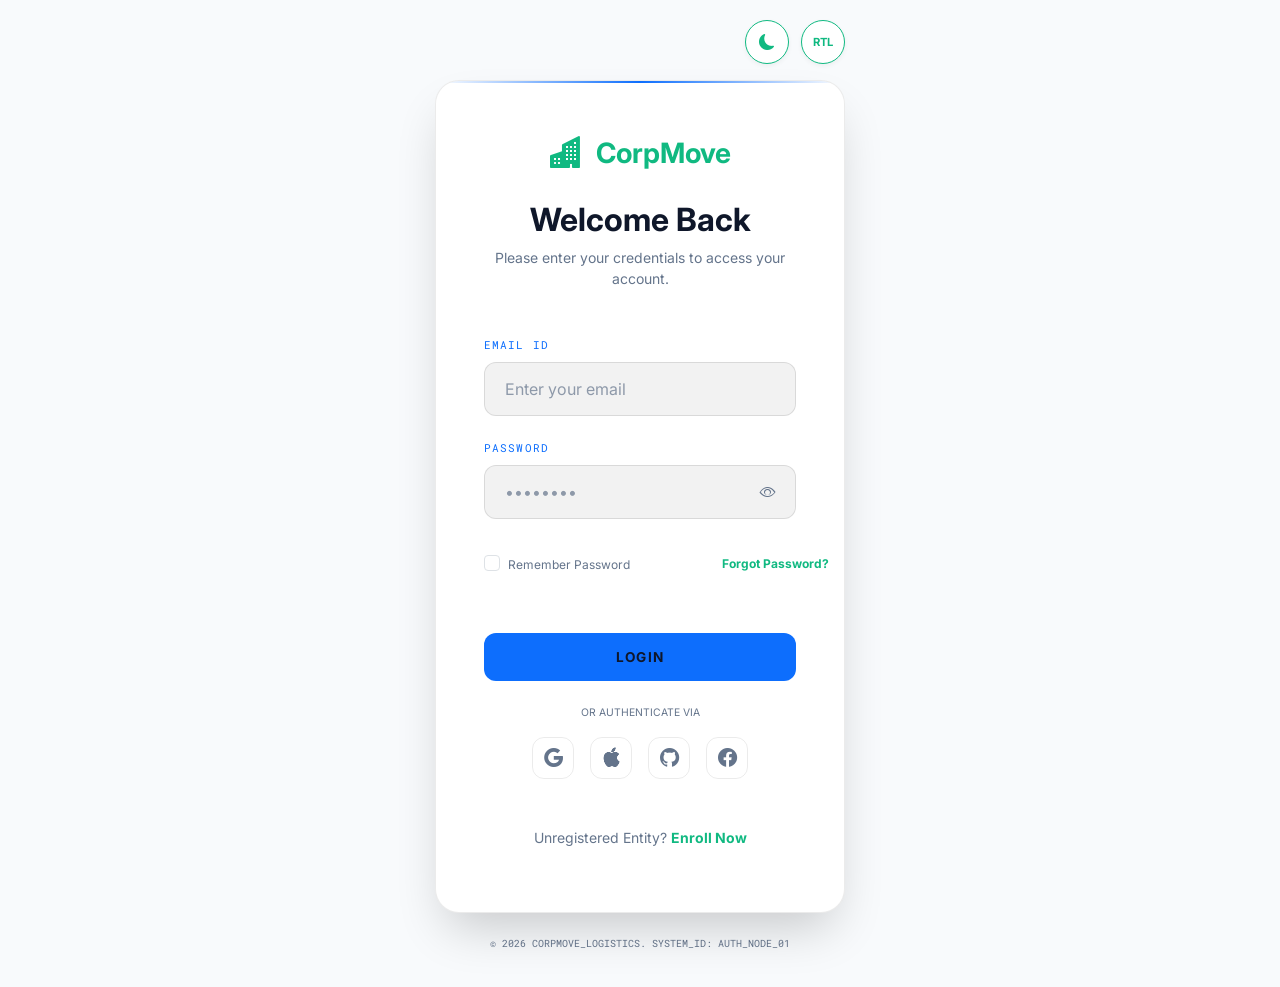
<file: login.html>
<!DOCTYPE html>
<html lang="en" data-bs-theme="dark" dir="ltr">
<head>
    <meta charset="UTF-8">
    <meta name="viewport" content="width=device-width, initial-scale=1.0, maximum-scale=1.0, user-scalable=no">
    <meta name="description" content="Secure Access Node. Identify yourself for corporate transition management.">
    <title>Login | CorpMove</title>
    <link rel="icon" type="image/svg+xml" href="favicon.svg">

    <!-- Preconnect for performance -->
    <link rel="preconnect" href="https://fonts.googleapis.com">
    <link rel="preconnect" href="https://fonts.gstatic.com" crossorigin>
    <link rel="preconnect" href="https://cdn.jsdelivr.net">
    <link href="https://cdn.jsdelivr.net/npm/bootstrap@5.3.3/dist/css/bootstrap.min.css" rel="stylesheet">
    <link href="https://cdn.jsdelivr.net/npm/bootstrap-icons@1.11.3/font/bootstrap-icons.min.css" rel="stylesheet">
    <link href="https://fonts.googleapis.com/css2?family=Inter:wght@400;500;600;700;800&family=Roboto+Mono:wght@400;500&display=swap" rel="stylesheet">
    <link href="assets/css/style.css" rel="stylesheet">
    <style>
        body {
            background-color: var(--cm-bg);
            display: flex;
            align-items: center;
            justify-content: center;
            min-height: 100vh;
            margin: 0;
            overflow-y: auto;
            transition: background-color 0.3s ease;
        }
        .login-container {
            width: 100%;
            max-width: 450px;
            padding: 20px;
        }
        .auth-card {
            background: var(--cm-panel);
            backdrop-filter: blur(20px);
            border: 1px solid var(--cm-border);
            border-radius: 24px;
            padding: 48px;
            box-shadow: 0 25px 50px -12px rgba(0, 0, 0, 0.2);
            position: relative;
            overflow: hidden;
        }
        .auth-card::before {
            content: '';
            position: absolute;
            top: 0;
            left: 0;
            width: 100%;
            height: 2px;
            background: linear-gradient(90deg, transparent, var(--bs-primary), transparent);
            animation: scan 3s linear infinite;
        }
        @keyframes scan {
            0% { transform: translateX(-100%); }
            100% { transform: translateX(100%); }
        }
        .form-control {
            background: var(--cm-bg);
            border: 1px solid var(--cm-border);
            border-radius: 12px;
            padding: 14px 20px;
            color: var(--cm-text-body);
            transition: all 0.3s ease;
        }
        .form-control:focus {
            background: var(--cm-bg);
            border-color: var(--bs-primary);
            box-shadow: 0 0 0 4px rgba(16, 185, 129, 0.1);
        }
        .tech-label {
            font-family: 'Roboto Mono', monospace;
            font-size: 0.7rem;
            color: var(--bs-primary);
            text-transform: uppercase;
            letter-spacing: 0.1em;
            margin-bottom: 8px;
            display: block;
        }
        .btn-auth {
            background: var(--bs-primary);
            border: none;
            border-radius: 12px;
            padding: 14px;
            font-weight: 700;
            letter-spacing: 0.1em;
            text-transform: uppercase;
            font-size: 0.85rem;
            transition: all 0.3s ease;
        }
        .btn-auth:hover {
            background: #059669;
            transform: translateY(-2px);
            box-shadow: 0 10px 20px -5px rgba(16, 185, 129, 0.4);
        }
        /* FIX #18: Social media hover */
        .social-login a {
            display: inline-flex;
            align-items: center;
            justify-content: center;
            width: 48px;
            height: 48px;
            border-radius: 14px;
            border: 1px solid var(--cm-border);
            transition: all 0.3s ease;
            font-size: 1.2rem;
        }
        .social-login a:hover {
            color: var(--cm-primary) !important;
            background: rgba(16, 185, 129, 0.1);
            border-color: var(--cm-primary);
            transform: translateY(-3px);
            box-shadow: 0 8px 15px rgba(16, 185, 129, 0.2);
        }
        /* FIX #18: Key Recovery and Enroll Now hover */
        .auth-link {
            transition: all 0.3s ease !important;
        }
        .auth-link:hover {
            color: #059669 !important;
            text-decoration: underline !important;
            transform: none !important;
            text-shadow: none !important;
            background: none !important;
        }
    </style>
</head>
<body>

    <div class="login-container reveal">
        <div class="auth-controls">
            <button class="theme-toggle" id="themeToggle" aria-label="Toggle Theme">
                <i class="bi bi-moon-fill" id="themeIcon"></i>
            </button>
            <button class="rtl-toggle-btn" id="rtlToggle" aria-label="Toggle RTL Direction">
                <span style="font-size: 0.7rem; font-weight: 700;">RTL</span>
            </button>
        </div>
        <div class="auth-card position-relative">
            <div class="text-center mb-5">
                <a href="index.html" class="navbar-brand text-primary fw-bold fs-3 d-flex align-items-center justify-content-center mb-4 text-decoration-none">
                    <i class="bi bi-buildings-fill me-2 fs-2"></i> CorpMove
                </a>
                <h2 class="cm-text-heading fw-bold mb-2">Welcome Back</h2>
                <p class="text-muted small">Please enter your credentials to access your account.</p>
            </div>

            <form action="index.html">
                <div class="mb-4">
                    <label class="tech-label">Email ID</label>
                    <input type="email" class="form-control shadow-none" placeholder="Enter your email" required>
                </div>
                <div class="mb-4">
                    <label class="tech-label">Password</label>
                    <div class="password-field">
                        <input type="password" class="form-control shadow-none" placeholder="••••••••" required>
                        <button type="button" class="password-toggle" aria-label="Toggle password visibility">
                            <i class="bi bi-eye"></i>
                        </button>
                    </div>
                </div>
                
                <div class="d-flex justify-content-between align-items-center mb-5">
                    <div class="form-check">
                        <input class="form-check-input shadow-none" type="checkbox" id="remember">
                        <label class="form-check-label text-muted" for="remember" style="font-size: 0.75rem;">Remember Password</label>
                    </div>
                    <a href="#" class="text-primary text-decoration-none fw-bold auth-link transition-all text-nowrap" style="font-size: 0.75rem;">Forgot Password?</a>
                </div>

                <button type="submit" class="btn btn-auth w-100 text-white transition-all hover-scale">Login</button>
            </form>

            <!-- FIX #18: Social media buttons with hover -->
            <div class="mt-4 text-center">
                 <p class="text-muted mb-3" style="font-size: 0.65rem;">OR AUTHENTICATE VIA</p>
                 <div class="d-flex gap-3 justify-content-center social-login">
                    <a href="#" class="text-muted"><i class="bi bi-google"></i></a>
                    <a href="#" class="text-muted"><i class="bi bi-apple"></i></a>
                    <a href="#" class="text-muted"><i class="bi bi-github"></i></a>
                    <a href="#" class="text-muted"><i class="bi bi-facebook"></i></a>
                 </div>
            </div>

            <div class="text-center mt-5">
                <p class="text-muted small text-nowrap">Unregistered Entity? <a href="register.html" class="text-primary text-decoration-none fw-bold auth-link transition-all">Enroll Now</a></p>
            </div>
        </div>
        
        <div class="text-center mt-4">
             <p class="tech-data text-muted" style="font-size: 0.6rem;">&copy; 2026 CORPMOVE_LOGISTICS. SYSTEM_ID: AUTH_NODE_01</p>
        </div>
    </div>

    <script src="https://cdn.jsdelivr.net/npm/bootstrap@5.3.3/dist/js/bootstrap.bundle.min.js" defer></script>
    <script src="assets/js/main.js" defer></script>
</body>
</html>
</file>
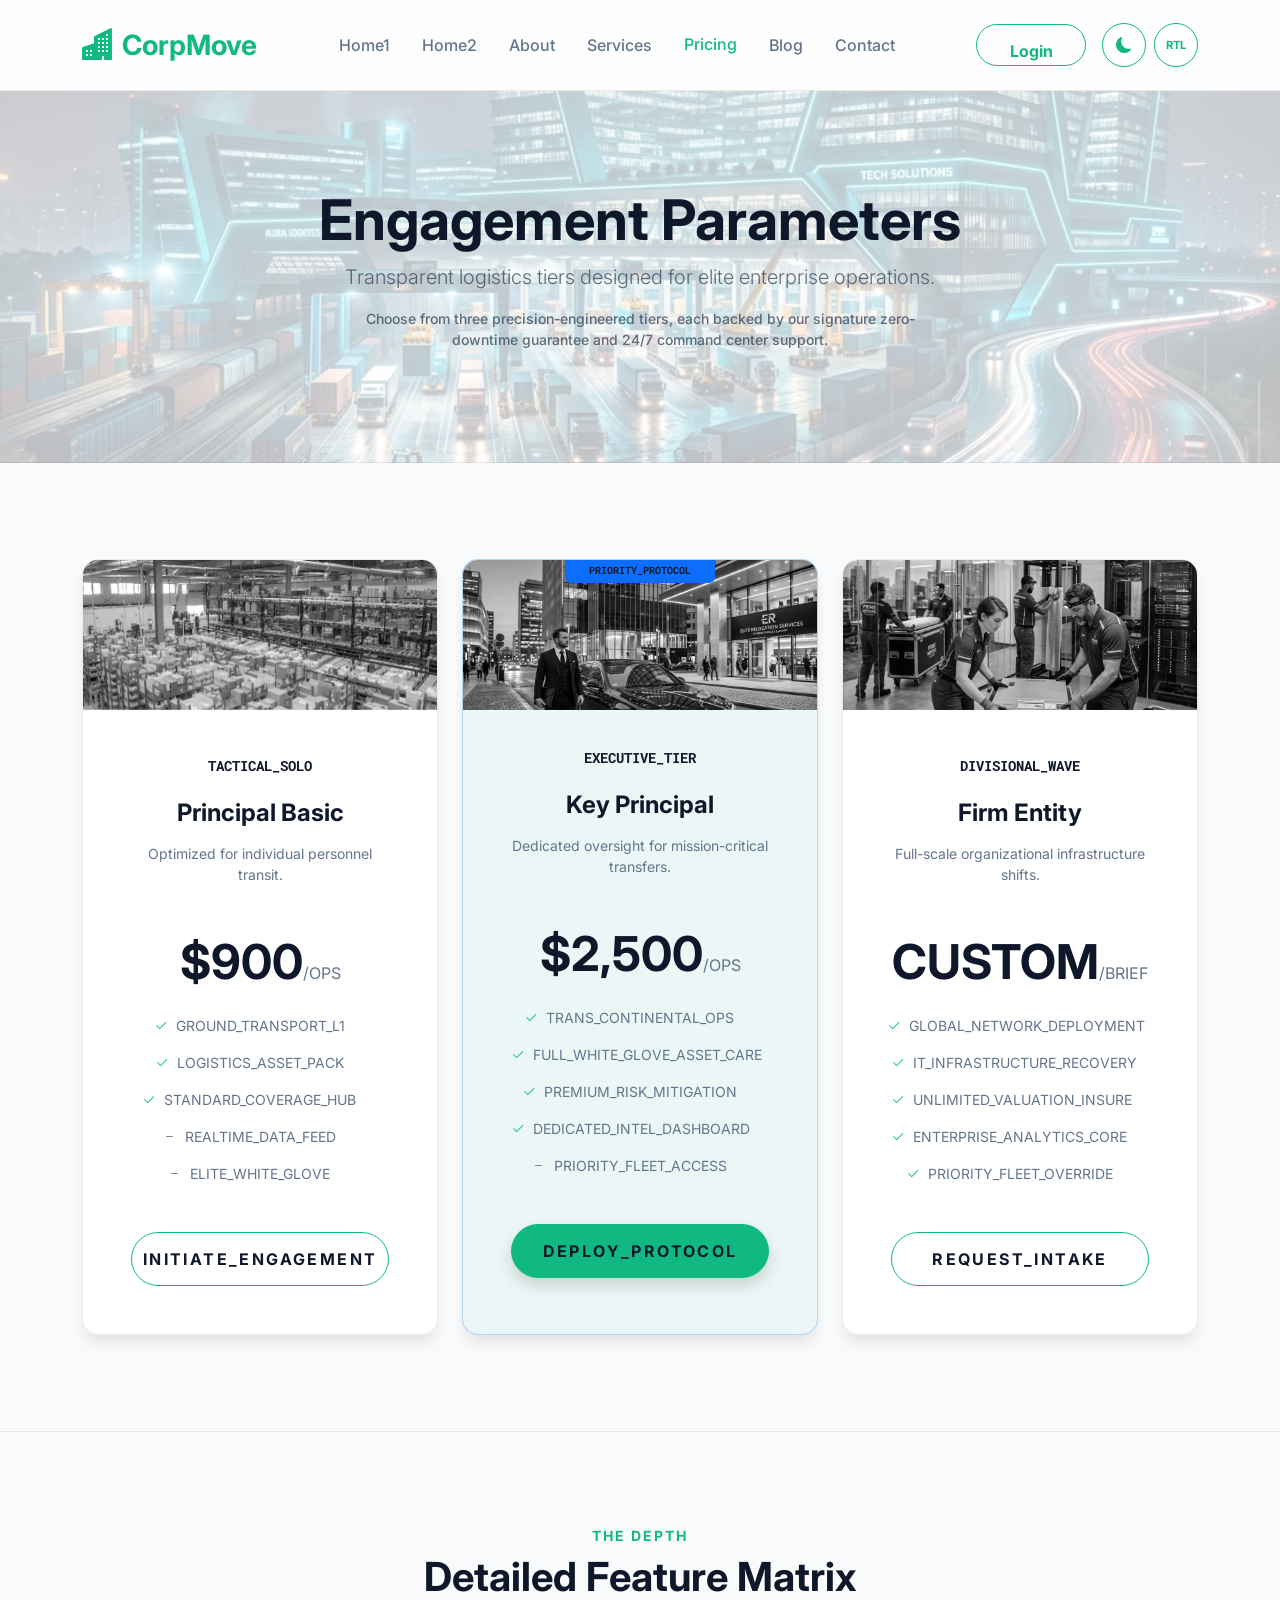
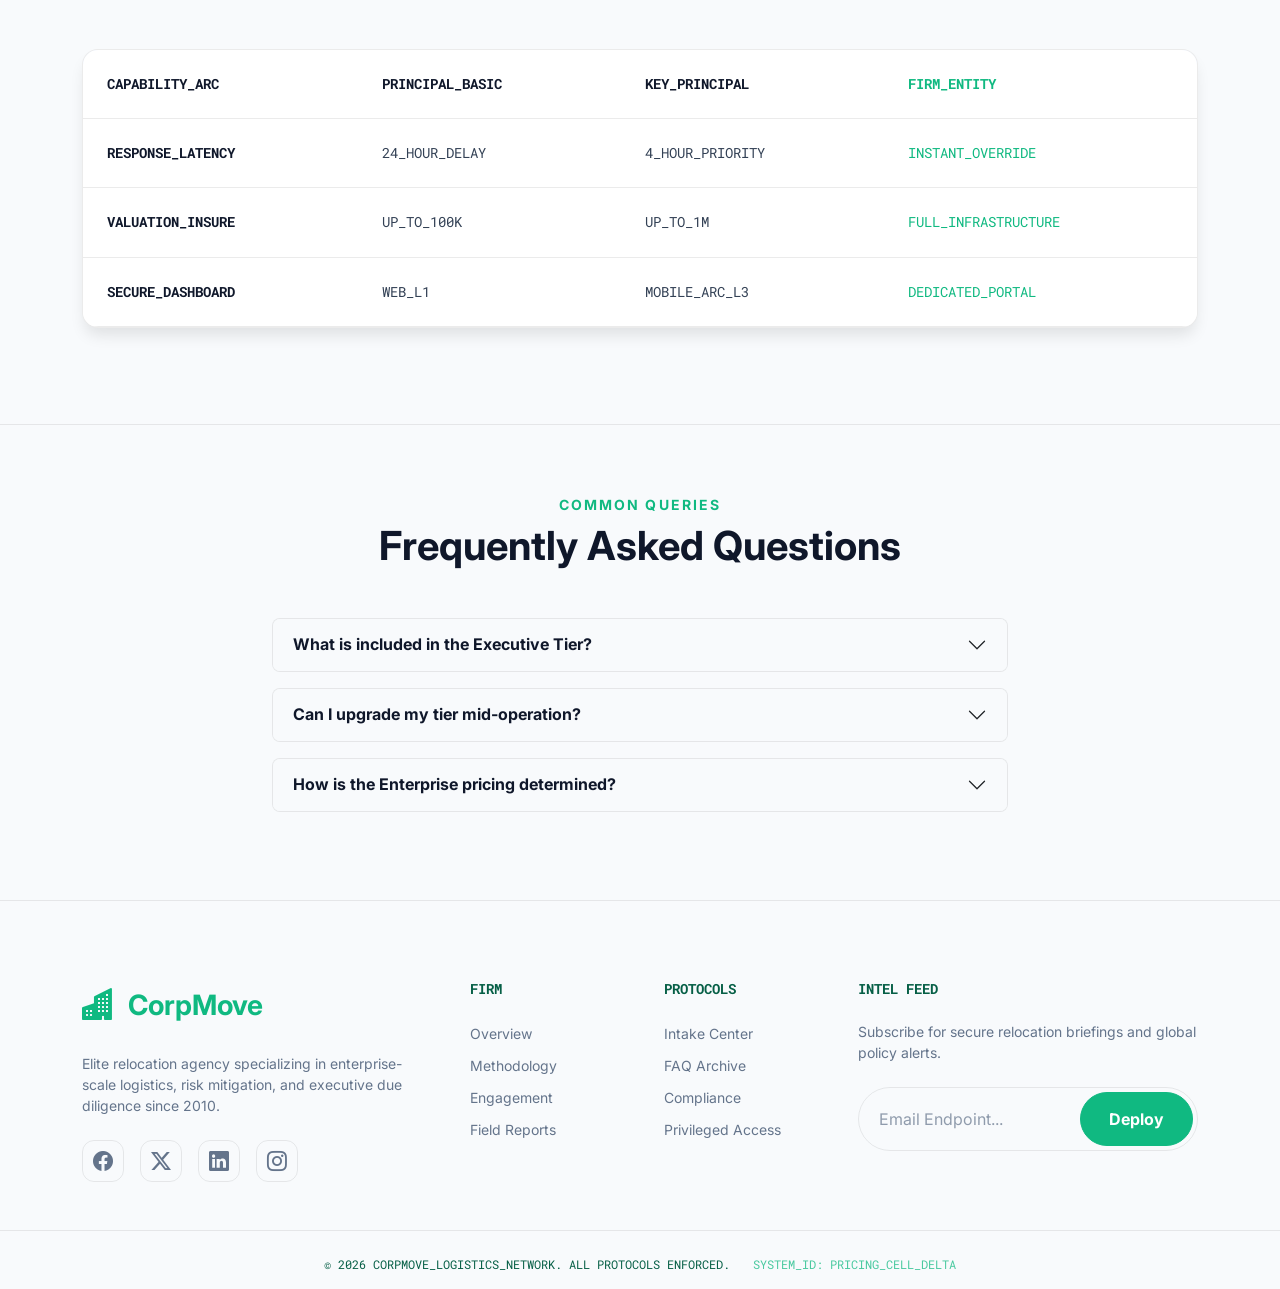
<file: pricing.html>
<!DOCTYPE html>
<html lang="en" data-bs-theme="dark" dir="ltr">
<head>
    <meta charset="UTF-8">
    <meta name="viewport" content="width=device-width, initial-scale=1.0, maximum-scale=1.0, user-scalable=no">
    <meta name="description" content="Engagement Parameters. Transparent resource allocation for elite corporate relocation.">
    <title>Engagement | CorpMove</title>
    <link rel="icon" type="image/svg+xml" href="favicon.svg">

    <!-- Preconnect for performance -->
    <link rel="preconnect" href="https://fonts.googleapis.com">
    <link rel="preconnect" href="https://fonts.gstatic.com" crossorigin>
    <link rel="preconnect" href="https://cdn.jsdelivr.net">
    <link href="https://cdn.jsdelivr.net/npm/bootstrap@5.3.3/dist/css/bootstrap.min.css" rel="stylesheet">
    <link href="https://cdn.jsdelivr.net/npm/bootstrap-icons@1.11.3/font/bootstrap-icons.min.css" rel="stylesheet">
    <link href="https://fonts.googleapis.com/css2?family=Inter:wght@400;500;600;700;800&family=Roboto+Mono:wght@400;500&display=swap" rel="stylesheet">
    <link href="assets/css/style.css" rel="stylesheet">
</head>
<body class="bg-black">

    <header>
      <nav class="navbar navbar-expand-xl py-3 main-nav">
          <div class="container">
              <a class="navbar-brand text-primary fw-bold fs-3 d-flex align-items-center" href="index.html"><i class="bi bi-buildings-fill me-2 fs-2"></i> CorpMove</a>
              <div class="d-flex align-items-center gap-2 gap-sm-3 ms-auto order-xl-last">
                  <a href="login.html" class="btn btn-secondary fw-bold rounded-pill d-none d-xl-block">Login</a>
                  <div class="d-none d-xl-flex align-items-center gap-2">
                      <button class="theme-toggle" id="themeToggle" aria-label="Toggle Theme"><i class="bi bi-moon-fill" id="themeIcon"></i></button>
                      <button class="rtl-toggle-btn" id="rtlToggle" aria-label="Toggle RTL Direction"><span style="font-size: 0.7rem; font-weight: 700;">RTL</span></button>
                  </div>
                  <button class="navbar-toggler" type="button" data-bs-toggle="offcanvas" data-bs-target="#offcanvasNavbar" aria-controls="offcanvasNavbar" aria-label="Toggle navigation"><i class="bi bi-list"></i></button>
              </div>
              <div class="offcanvas offcanvas-end" tabindex="-1" id="offcanvasNavbar">
                  <div class="offcanvas-header border-bottom cm-border-main">
                      <h5 class="offcanvas-title text-primary fw-bold"><i class="bi bi-buildings-fill me-2"></i> CorpMove</h5>
                      <button type="button" class="btn-close" data-bs-dismiss="offcanvas"></button>
                  </div>
                  <div class="offcanvas-body">
                      <ul class="navbar-nav justify-content-center flex-grow-1 pe-3 text-center">
                          <li class="nav-item"><a class="nav-link" href="index.html">Home1</a></li>
                          <li class="nav-item"><a class="nav-link" href="home2.html">Home2</a></li>
                          <li class="nav-item"><a class="nav-link" href="about.html">About</a></li>
                          <li class="nav-item"><a class="nav-link" href="services.html">Services</a></li>
                          <li class="nav-item"><a class="nav-link active text-primary" href="pricing.html">Pricing</a></li>
                          <li class="nav-item"><a class="nav-link" href="blog.html">Blog</a></li>
                          <li class="nav-item"><a class="nav-link" href="contact.html">Contact</a></li>
                          <li class="nav-item d-xl-none mt-4">
                              <div class="d-flex align-items-center justify-content-center mb-4 gap-3 px-1">                                  <div class="d-flex gap-3">
                                      <button class="theme-toggle" aria-label="Toggle Theme"><i class="bi bi-moon-fill theme-icon"></i></button>
                                      <button class="rtl-toggle-btn" aria-label="Toggle RTL Direction"><span style="font-size: 0.7rem; font-weight: 700;">RTL</span></button>
                                  </div>
                              </div>
                              <a class="btn btn-secondary w-100 rounded-pill mb-2" href="login.html">Login</a>
                          </li>
                      </ul>
                  </div>
              </div>
          </div>
      </nav>
    </header>

    <main>
      <!-- FIX #14 & #20: Complete pricing page fix with hero sub content -->
      <section class="hero-wrapper py-5 position-relative border-bottom cm-border-main" style="min-height: 40vh; background: linear-gradient(var(--cm-hero-overlay-85), var(--cm-hero-overlay-85)), url('assets/img/hero_main.png') center/cover no-repeat;">
          <div class="container py-5 text-center reveal">
              <h1 class="display-4 fw-bold">Engagement Parameters</h1>
              <p class="lead opacity-75 mx-auto mb-3 small" style="max-width: 700px;">Transparent logistics tiers designed for elite enterprise operations.</p>
              <p class="opacity-75 small mx-auto fw-medium" style="max-width: 600px;">Choose from three precision-engineered tiers, each backed by our signature zero-downtime guarantee and 24/7 command center support.</p>
          </div>
      </section>

      <!-- FIX #14: Complete pricing cards with proper structure -->
      <section class="py-5 my-5">
          <div class="container">
              <div class="row g-4 justify-content-center">
                  <!-- Tier 1 - TACTICAL -->
                  <div class="col-lg-4 col-md-12 reveal">
                      <div class="cm-card h-100 text-center d-flex flex-column align-items-center">
                          <div class="overflow-hidden w-100" style="height: 150px;">
                               <img loading="lazy" src="assets/img/service_storage.jpg" class="w-100 h-100 object-fit-cover grayscale" alt="Basic Relocation">
                          </div>
                          <div class="p-5 w-100 d-flex flex-column align-items-center">
                              <h6 class="tech-data text-primary small mb-4">TACTICAL_SOLO</h6>
                              <h4 class="fw-bold mb-3">Principal Basic</h4>
                              <p class="text-muted small mb-4">Optimized for individual personnel transit.</p>
                              <h2 class="display-5 fw-bold mt-4 mb-4">$900<span class="fs-6 text-muted fw-normal">/OPS</span></h2>
                              <div class="d-flex flex-column gap-3 mb-5 text-center w-100">
                                  <div class="d-flex align-items-center justify-content-center text-muted small w-100"><span style="width:24px" class="text-end me-2"><i class="bi bi-check2 text-primary"></i></span><span class="text-center">GROUND_TRANSPORT_L1</span><span style="width:24px" class="ms-2"></span></div>
                                  <div class="d-flex align-items-center justify-content-center text-muted small w-100"><span style="width:24px" class="text-end me-2"><i class="bi bi-check2 text-primary"></i></span><span class="text-center">LOGISTICS_ASSET_PACK</span><span style="width:24px" class="ms-2"></span></div>
                                  <div class="d-flex align-items-center justify-content-center text-muted small w-100"><span style="width:24px" class="text-end me-2"><i class="bi bi-check2 text-primary"></i></span><span class="text-center">STANDARD_COVERAGE_HUB</span><span style="width:24px" class="ms-2"></span></div>
                                  <div class="d-flex align-items-center justify-content-center text-muted small opacity-30 w-100"><span style="width:24px" class="text-end me-2"><i class="bi bi-dash text-muted"></i></span><span class="text-center">REALTIME_DATA_FEED</span><span style="width:24px" class="ms-2"></span></div>
                                  <div class="d-flex align-items-center justify-content-center text-muted small opacity-30 w-100"><span style="width:24px" class="text-end me-2"><i class="bi bi-dash text-muted"></i></span><span class="text-center">ELITE_WHITE_GLOVE</span><span style="width:24px" class="ms-2"></span></div>
                              </div>
                              <a href="register.html" class="btn btn-outline-primary rounded-pill w-100 fw-bold py-3 tracking-widest small d-inline-flex justify-content-center align-items-center transition-all hover-scale mt-auto">INITIATE_ENGAGEMENT</a>
                          </div>
                      </div>
                  </div>
                  <!-- Tier 2 - EXECUTIVE (Featured) -->
                  <div class="col-lg-4 col-md-12 reveal">
                      <div class="cm-card h-100 text-center border border-primary border-opacity-25 bg-primary bg-opacity-5 position-relative shadow-2xl d-flex flex-column align-items-center">
                          <div class="bg-primary text-black fw-bold px-4 py-1 rounded-bottom position-absolute top-0 start-50 translate-middle-x tech-data" style="font-size: 0.6rem; z-index: 2;">PRIORITY_PROTOCOL</div>
                          <div class="overflow-hidden w-100" style="height: 150px;">
                               <img loading="lazy" src="assets/img/service_executive.png" class="w-100 h-100 object-fit-cover grayscale" alt="Executive Relocation">
                          </div>
                          <div class="p-5 pt-4 w-100 d-flex flex-column align-items-center">
                              <h6 class="tech-data text-primary small mb-4 mt-3">EXECUTIVE_TIER</h6>
                              <h4 class="fw-bold mb-3">Key Principal</h4>
                              <p class="text-muted small mb-4">Dedicated oversight for mission-critical transfers.</p>
                              <h2 class="display-5 fw-bold mt-4 mb-4">$2,500<span class="fs-6 text-muted fw-normal">/OPS</span></h2>
                              <div class="d-flex flex-column gap-3 mb-5 text-center w-100">
                                  <div class="d-flex align-items-center justify-content-center text-muted small w-100"><span style="width:24px" class="text-end me-2"><i class="bi bi-check2 text-primary"></i></span><span class="text-center">TRANS_CONTINENTAL_OPS</span><span style="width:24px" class="ms-2"></span></div>
                                  <div class="d-flex align-items-center justify-content-center text-muted small w-100"><span style="width:24px" class="text-end me-2"><i class="bi bi-check2 text-primary"></i></span><span class="text-center">FULL_WHITE_GLOVE_ASSET_CARE</span><span style="width:24px" class="ms-2"></span></div>
                                  <div class="d-flex align-items-center justify-content-center text-muted small w-100"><span style="width:24px" class="text-end me-2"><i class="bi bi-check2 text-primary"></i></span><span class="text-center">PREMIUM_RISK_MITIGATION</span><span style="width:24px" class="ms-2"></span></div>
                                  <div class="d-flex align-items-center justify-content-center text-muted small w-100"><span style="width:24px" class="text-end me-2"><i class="bi bi-check2 text-primary"></i></span><span class="text-center">DEDICATED_INTEL_DASHBOARD</span><span style="width:24px" class="ms-2"></span></div>
                                  <div class="d-flex align-items-center justify-content-center text-muted small opacity-30 w-100"><span style="width:24px" class="text-end me-2"><i class="bi bi-dash text-muted"></i></span><span class="text-center">PRIORITY_FLEET_ACCESS</span><span style="width:24px" class="ms-2"></span></div>
                              </div>
                              <a href="register.html" class="btn btn-primary rounded-pill w-100 fw-bold py-3 shadow tracking-widest small d-inline-flex justify-content-center align-items-center transition-all hover-scale mt-auto">DEPLOY_PROTOCOL</a>
                          </div>
                      </div>
                  </div>
                  <!-- Tier 3 - ENTERPRISE -->
                  <div class="col-lg-4 col-md-12 reveal">
                      <div class="cm-card h-100 text-center d-flex flex-column align-items-center">
                          <div class="overflow-hidden w-100" style="height: 150px;">
                               <img loading="lazy" src="assets/img/service_enterprise.png" class="w-100 h-100 object-fit-cover grayscale" alt="Enterprise Logistics">
                          </div>
                          <div class="p-5 w-100 d-flex flex-column align-items-center">
                              <h6 class="tech-data text-primary small mb-4">DIVISIONAL_WAVE</h6>
                              <h4 class="fw-bold mb-3">Firm Entity</h4>
                              <p class="text-muted small mb-4">Full-scale organizational infrastructure shifts.</p>
                              <h2 class="display-5 fw-bold mt-4 mb-4">CUSTOM<span class="fs-6 text-muted fw-normal">/BRIEF</span></h2>
                              <div class="d-flex flex-column gap-3 mb-5 text-center w-100">
                                  <div class="d-flex align-items-center justify-content-center text-muted small w-100"><span style="width:24px" class="text-end me-2"><i class="bi bi-check2 text-primary"></i></span><span class="text-center">GLOBAL_NETWORK_DEPLOYMENT</span><span style="width:24px" class="ms-2"></span></div>
                                  <div class="d-flex align-items-center justify-content-center text-muted small w-100"><span style="width:24px" class="text-end me-2"><i class="bi bi-check2 text-primary"></i></span><span class="text-center">IT_INFRASTRUCTURE_RECOVERY</span><span style="width:24px" class="ms-2"></span></div>
                                  <div class="d-flex align-items-center justify-content-center text-muted small w-100"><span style="width:24px" class="text-end me-2"><i class="bi bi-check2 text-primary"></i></span><span class="text-center">UNLIMITED_VALUATION_INSURE</span><span style="width:24px" class="ms-2"></span></div>
                                  <div class="d-flex align-items-center justify-content-center text-muted small w-100"><span style="width:24px" class="text-end me-2"><i class="bi bi-check2 text-primary"></i></span><span class="text-center">ENTERPRISE_ANALYTICS_CORE</span><span style="width:24px" class="ms-2"></span></div>
                                  <div class="d-flex align-items-center justify-content-center text-muted small w-100"><span style="width:24px" class="text-end me-2"><i class="bi bi-check2 text-primary"></i></span><span class="text-center">PRIORITY_FLEET_OVERRIDE</span><span style="width:24px" class="ms-2"></span></div>
                              </div>
                              <a href="contact.html" class="btn btn-outline-primary rounded-pill w-100 fw-bold py-3 tracking-widest small d-inline-flex justify-content-center align-items-center transition-all hover-scale mt-auto">REQUEST_INTAKE</a>
                          </div>
                      </div>
                  </div>
              </div>
          </div>
      </section>

        <!-- Section: Tier Comparison -->
        <section class="py-5 bg-black border-top border-white border-opacity-5">
            <div class="container py-5">
                <div class="text-center mb-5 reveal">
                    <h6 class="text-primary fw-bold text-uppercase tracking-widest small">The Depth</h6>
                    <h2 class="display-6 fw-bold">Detailed Feature Matrix</h2>
                </div>
                <div class="row g-4 reveal">
                    <div class="col-lg-12">
                        <div class="cm-card overflow-hidden cm-border-main">
                            <div class="table-responsive">
                                <table class="table table-hover mb-0 tech-data small">
                                    <thead>
                                        <tr class="bg-primary bg-opacity-10">
                                            <th class="p-4 border-bottom cm-border-main cm-text-heading">CAPABILITY_ARC</th>
                                            <th class="p-4 border-bottom cm-border-main cm-text-heading">PRINCIPAL_BASIC</th>
                                            <th class="p-4 border-bottom cm-border-main cm-text-heading">KEY_PRINCIPAL</th>
                                            <th class="p-4 border-bottom cm-border-main text-primary">FIRM_ENTITY</th>
                                        </tr>
                                    </thead>
                                    <tbody>
                                        <tr>
                                            <td class="p-4 border-bottom cm-border-main fw-bold cm-text-heading">RESPONSE_LATENCY</td>
                                            <td class="p-4 border-bottom cm-border-main cm-text-body">24_HOUR_DELAY</td>
                                            <td class="p-4 border-bottom cm-border-main cm-text-body">4_HOUR_PRIORITY</td>
                                            <td class="p-4 border-bottom cm-border-main text-primary">INSTANT_OVERRIDE</td>
                                        </tr>
                                        <tr>
                                            <td class="p-4 border-bottom cm-border-main fw-bold cm-text-heading">VALUATION_INSURE</td>
                                            <td class="p-4 border-bottom cm-border-main cm-text-body">UP_TO_100K</td>
                                            <td class="p-4 border-bottom cm-border-main cm-text-body">UP_TO_1M</td>
                                            <td class="p-4 border-bottom cm-border-main text-primary">FULL_INFRASTRUCTURE</td>
                                        </tr>
                                        <tr>
                                            <td class="p-4 border-bottom cm-border-main fw-bold cm-text-heading">SECURE_DASHBOARD</td>
                                            <td class="p-4 border-bottom cm-border-main cm-text-body">WEB_L1</td>
                                            <td class="p-4 border-bottom cm-border-main cm-text-body">MOBILE_ARC_L3</td>
                                            <td class="p-4 border-bottom cm-border-main text-primary">DEDICATED_PORTAL</td>
                                        </tr>
                                    </tbody>
                                </table>
                            </div>
                        </div>
                    </div>
                </div>
            </div>
        </section>

      <!-- FAQ Section -->
      <section class="py-5 bg-black border-top border-white border-opacity-5">
          <div class="container py-4">
              <div class="text-center mb-5 reveal">
                  <h6 class="text-primary fw-bold text-uppercase tracking-widest small">Common Queries</h6>
                  <h2 class="display-6 fw-bold">Frequently Asked Questions</h2>
              </div>
              <div class="row justify-content-center">
                  <div class="col-lg-8">
                      <div class="accordion" id="faqAccordion">
                          <div class="accordion-item bg-black border border-white border-opacity-10 mb-3 rounded-3 overflow-hidden reveal">
                              <h2 class="accordion-header">
                                  <button class="accordion-button bg-black text-white fw-bold collapsed shadow-none" type="button" data-bs-toggle="collapse" data-bs-target="#faq1">
                                      What is included in the Executive Tier?
                                  </button>
                              </h2>
                              <div id="faq1" class="accordion-collapse collapse" data-bs-parent="#faqAccordion">
                                  <div class="accordion-body bg-black text-muted small">The Executive Tier includes trans-continental operations, full white-glove asset care, premium risk mitigation, and a dedicated intelligence dashboard for real-time tracking of all relocation vectors.</div>
                              </div>
                          </div>
                          <div class="accordion-item bg-black border border-white border-opacity-10 mb-3 rounded-3 overflow-hidden reveal">
                              <h2 class="accordion-header">
                                  <button class="accordion-button bg-black text-white fw-bold collapsed shadow-none" type="button" data-bs-toggle="collapse" data-bs-target="#faq2">
                                      Can I upgrade my tier mid-operation?
                                  </button>
                              </h2>
                              <div id="faq2" class="accordion-collapse collapse" data-bs-parent="#faqAccordion">
                                  <div class="accordion-body bg-black text-muted small">Yes, tier upgrades can be processed at any stage of an active operation. Our logistics coordinators will seamlessly integrate additional protocols without service interruption.</div>
                              </div>
                          </div>
                          <div class="accordion-item bg-black border border-white border-opacity-10 mb-3 rounded-3 overflow-hidden reveal">
                              <h2 class="accordion-header">
                                  <button class="accordion-button bg-black text-white fw-bold collapsed shadow-none" type="button" data-bs-toggle="collapse" data-bs-target="#faq3">
                                      How is the Enterprise pricing determined?
                                  </button>
                              </h2>
                              <div id="faq3" class="accordion-collapse collapse" data-bs-parent="#faqAccordion">
                                  <div class="accordion-body bg-black text-muted small">Enterprise pricing is custom-quoted based on the scale of operations, number of principals, geographic complexity, and specific security requirements. Contact our intake center for a detailed briefing.</div>
                              </div>
                          </div>
                      </div>
                  </div>
              </div>
          </div>
      </section>
    </main>

    <footer class="footer-wrap">
        <div class="container pb-5">
            <div class="row g-5">
                <div class="col-lg-4 col-md-6">
                    <a class="text-primary fw-bold fs-3 text-decoration-none d-flex align-items-center mb-4" href="index.html"><i class="bi bi-buildings-fill me-2 fs-2"></i> CorpMove</a>
                    <p class="mb-4 text-muted small">Elite relocation agency specializing in enterprise-scale logistics, risk mitigation, and executive due diligence since 2010.</p>
                    <div class="d-flex gap-3">
                        <a href="#" class="fs-5 text-muted footer-link hover-primary"><i class="bi bi-facebook"></i></a>
                        <a href="#" class="fs-5 text-muted footer-link hover-primary"><i class="bi bi-twitter-x"></i></a>
                        <a href="#" class="fs-5 text-muted footer-link hover-primary"><i class="bi bi-linkedin"></i></a>
                        <a href="#" class="fs-5 text-muted footer-link hover-primary"><i class="bi bi-instagram"></i></a>
                    </div>
                </div>
                <div class="col-lg-2 col-md-6">
                    <h6 class="tech-data mb-4 small">FIRM</h6>
                    <ul class="list-unstyled d-flex flex-column gap-2 mb-0">
                        <li><a href="about.html" class="footer-link small">Overview</a></li>
                        <li><a href="services.html" class="footer-link small">Methodology</a></li>
                        <li><a href="pricing.html" class="footer-link small">Engagement</a></li>
                        <li><a href="blog.html" class="footer-link small">Field Reports</a></li>
                    </ul>
                </div>
                <div class="col-lg-2 col-md-6">
                    <h6 class="tech-data mb-4 small">PROTOCOLS</h6>
                    <ul class="list-unstyled d-flex flex-column gap-2 mb-0">
                        <li><a href="contact.html" class="footer-link small">Intake Center</a></li>
                        <li><a href="service-details.html" class="footer-link small">FAQ Archive</a></li>
                        <li><a href="#" class="footer-link small">Compliance</a></li>
                        <li><a href="#" class="footer-link small">Privileged Access</a></li>
                    </ul>
                </div>
                <div class="col-lg-4 col-md-6">
                    <h6 class="tech-data mb-4 small">INTEL FEED</h6>
                    <p class="text-muted small mb-4">Subscribe for secure relocation briefings and global policy alerts.</p>
                    <form class="d-flex w-100 border border-white border-opacity-10 rounded-pill p-1">
                        <input type="email" class="form-control bg-transparent border-0 text-white shadow-none ps-3 small" placeholder="Email Endpoint..." required>
                        <button class="btn btn-primary rounded-pill px-4 py-2 small fw-bold" type="submit">Deploy</button>
                    </form>
                </div>
            </div>
        </div>
        <div class="container-fluid border-top border-white border-opacity-5 py-4 text-center text-muted">
            <p class="mb-0 small tech-data" style="font-size: 0.75rem;">&copy; 2026 CORPMOVE_LOGISTICS_NETWORK. ALL PROTOCOLS ENFORCED. <span class="ms-3 text-primary opacity-50">SYSTEM_ID: PRICING_CELL_DELTA</span></p>
        </div>
    </footer>
    <button class="btn btn-primary" id="backToTop" aria-label="Back to top"><i class="bi bi-arrow-up fs-4"></i></button>
    <script src="https://cdn.jsdelivr.net/npm/bootstrap@5.3.3/dist/js/bootstrap.bundle.min.js" defer></script>
    <script src="assets/js/main.js" defer></script>
</body>
</html>
</file>
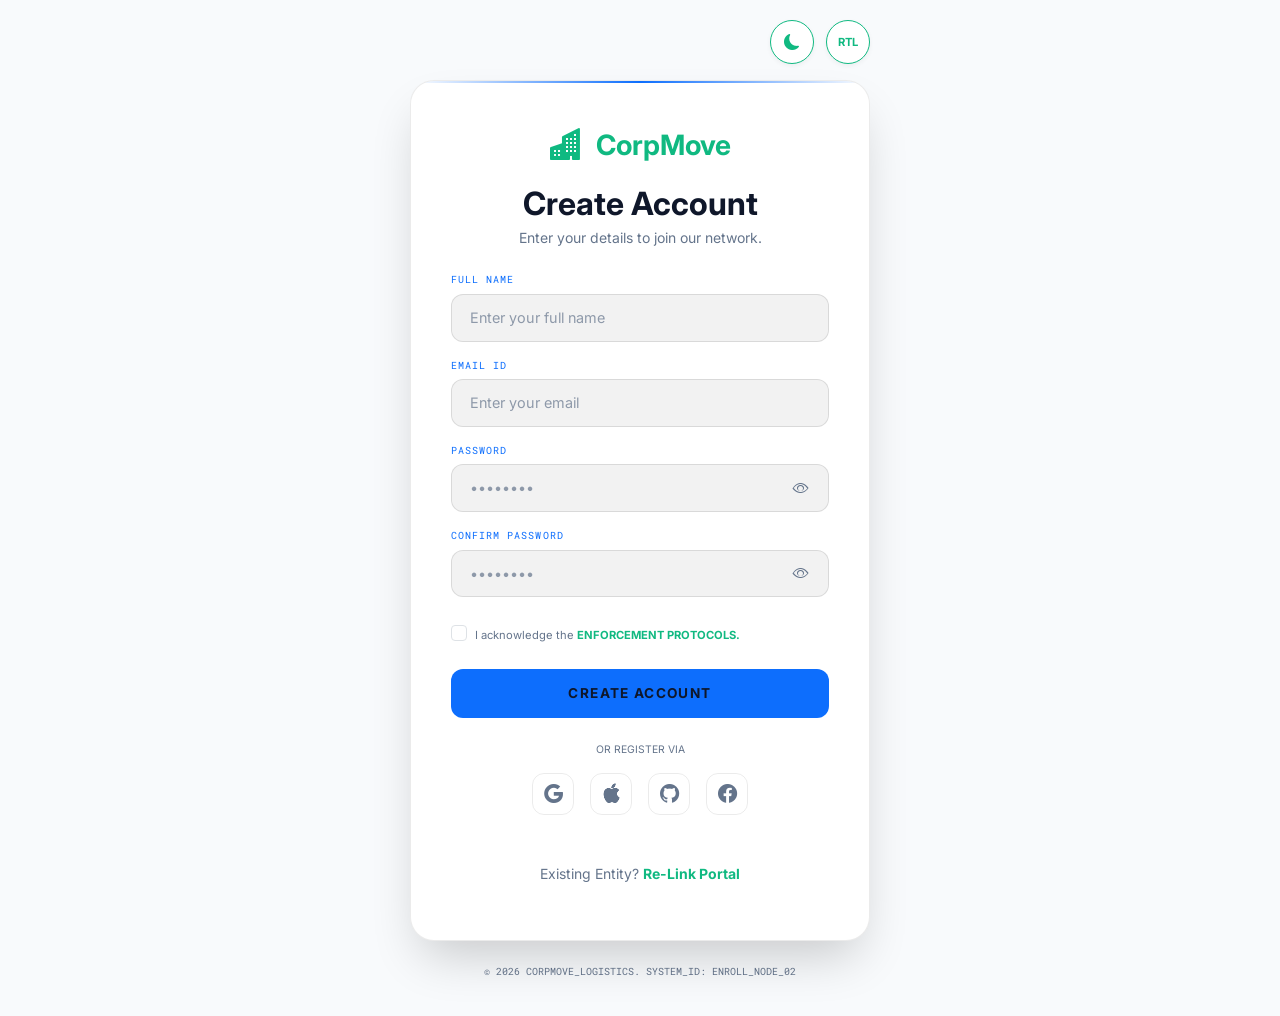
<file: register.html>
<!DOCTYPE html>
<html lang="en" data-bs-theme="dark" dir="ltr">
<head>
    <meta charset="UTF-8">
    <meta name="viewport" content="width=device-width, initial-scale=1.0, maximum-scale=1.0, user-scalable=no">
    <meta name="description" content="Secure Entity Enrollment. Join the corporate transition network.">
    <title>Register | CorpMove</title>
    <link rel="icon" type="image/svg+xml" href="favicon.svg">

    <!-- Preconnect for performance -->
    <link rel="preconnect" href="https://fonts.googleapis.com">
    <link rel="preconnect" href="https://fonts.gstatic.com" crossorigin>
    <link rel="preconnect" href="https://cdn.jsdelivr.net">
    <link href="https://cdn.jsdelivr.net/npm/bootstrap@5.3.3/dist/css/bootstrap.min.css" rel="stylesheet">
    <link href="https://cdn.jsdelivr.net/npm/bootstrap-icons@1.11.3/font/bootstrap-icons.min.css" rel="stylesheet">
    <link href="https://fonts.googleapis.com/css2?family=Inter:wght@400;500;600;700;800&family=Roboto+Mono:wght@400;500&display=swap" rel="stylesheet">
    <link href="assets/css/style.css" rel="stylesheet">
    <style>
        body {
            background-color: var(--cm-bg);
            display: flex;
            align-items: center;
            justify-content: center;
            min-height: 100vh;
            margin: 0;
            overflow-y: auto;
            transition: background-color 0.3s ease;
        }
        .register-container {
            width: 100%;
            max-width: 500px;
            padding: 20px;
        }
        .auth-card {
            background: var(--cm-panel);
            backdrop-filter: blur(20px);
            border: 1px solid var(--cm-border);
            border-radius: 24px;
            padding: 40px;
            box-shadow: 0 25px 50px -12px rgba(0, 0, 0, 0.2);
            position: relative;
            overflow: hidden;
        }
        .auth-card::before {
            content: '';
            position: absolute;
            top: 0;
            left: 0;
            width: 100%;
            height: 2px;
            background: linear-gradient(90deg, transparent, var(--bs-primary), transparent);
            animation: scan 3s linear infinite;
        }
        @keyframes scan {
            0% { transform: translateX(-100%); }
            100% { transform: translateX(100%); }
        }
        .form-control {
            background: var(--cm-bg);
            border: 1px solid var(--cm-border);
            border-radius: 12px;
            padding: 12px 18px;
            color: var(--cm-text-body);
            transition: all 0.3s ease;
            font-size: 0.9rem;
        }
        .form-control:focus {
            background: var(--cm-bg);
            border-color: var(--bs-primary);
            box-shadow: 0 0 0 4px rgba(16, 185, 129, 0.1);
        }
        .tech-label {
            font-family: 'Roboto Mono', monospace;
            font-size: 0.65rem;
            color: var(--bs-primary);
            text-transform: uppercase;
            letter-spacing: 0.1em;
            margin-bottom: 6px;
            display: block;
        }
        .btn-auth {
            background: var(--bs-primary);
            border: none;
            border-radius: 12px;
            padding: 14px;
            font-weight: 700;
            letter-spacing: 0.1em;
            text-transform: uppercase;
            font-size: 0.85rem;
            transition: all 0.3s ease;
        }
        .btn-auth:hover {
            background: #059669;
            transform: translateY(-2px);
            box-shadow: 0 10px 20px -5px rgba(16, 185, 129, 0.4);
        }
        /* FIX #19: Social media hover */
        .social-login a {
            display: inline-flex;
            align-items: center;
            justify-content: center;
            width: 48px;
            height: 48px;
            border-radius: 14px;
            border: 1px solid var(--cm-border);
            transition: all 0.3s ease;
            font-size: 1.2rem;
        }
        .social-login a:hover {
            color: var(--cm-primary) !important;
            background: rgba(16, 185, 129, 0.1);
            border-color: var(--cm-primary);
            transform: translateY(-3px);
            box-shadow: 0 8px 15px rgba(16, 185, 129, 0.2);
        }
        .auth-link {
            transition: all 0.3s ease !important;
        }
        .auth-link:hover {
            color: #059669 !important;
            text-decoration: underline !important;
            transform: none !important;
            text-shadow: none !important;
            background: none !important;
        }
    </style>
</head>
<body>

    <div class="register-container reveal">
        <div class="auth-controls">
            <button class="theme-toggle" id="themeToggle" aria-label="Toggle Theme">
                <i class="bi bi-moon-fill" id="themeIcon"></i>
            </button>
            <button class="rtl-toggle-btn" id="rtlToggle" aria-label="Toggle RTL Direction">
                <span style="font-size: 0.7rem; font-weight: 700;">RTL</span>
            </button>
        </div>
        <div class="auth-card position-relative">
            <div class="text-center mb-4">
                <a href="index.html" class="navbar-brand text-primary fw-bold fs-3 d-flex align-items-center justify-content-center mb-3 text-decoration-none">
                    <i class="bi bi-buildings-fill me-2 fs-2"></i> CorpMove
                </a>
                <h2 class="cm-text-heading fw-bold mb-1">Create Account</h2>
                <p class="text-muted small">Enter your details to join our network.</p>
            </div>

            <form action="index.html">
                <div class="row g-3">
                    <div class="col-12">
                        <label class="tech-label">Full Name</label>
                        <input type="text" class="form-control shadow-none" placeholder="Enter your full name" required>
                    </div>
                    <div class="col-12">
                        <label class="tech-label">Email ID</label>
                        <input type="email" class="form-control shadow-none" placeholder="Enter your email" required>
                    </div>
                    <!-- FIX #19: Confirm password on next line (each full width) -->
                    <div class="col-12">
                        <label class="tech-label">PASSWORD</label>
                        <div class="password-field">
                            <input type="password" class="form-control shadow-none" placeholder="••••••••" required>
                            <button type="button" class="password-toggle" aria-label="Toggle password visibility">
                                <i class="bi bi-eye"></i>
                            </button>
                        </div>
                    </div>
                    <div class="col-12">
                        <label class="tech-label">CONFIRM PASSWORD</label>
                        <div class="password-field">
                            <input type="password" class="form-control shadow-none" placeholder="••••••••" required>
                            <button type="button" class="password-toggle" aria-label="Toggle password visibility">
                                <i class="bi bi-eye"></i>
                            </button>
                        </div>
                    </div>
                </div>
                
                <div class="form-check my-4">
                    <input class="form-check-input shadow-none" type="checkbox" id="terms" required>
                    <label class="form-check-label text-muted" for="terms" style="font-size: 0.7rem;">I acknowledge the <a href="#" class="text-primary text-decoration-none fw-bold auth-link transition-all">ENFORCEMENT PROTOCOLS.</a></label>
                </div>

                <button type="submit" class="btn btn-auth w-100 text-white transition-all hover-scale">Create Account</button>
            </form>

            <!-- FIX #19: Social media + Google login buttons -->
            <div class="mt-4 text-center">
                 <p class="text-muted mb-3" style="font-size: 0.65rem;">OR REGISTER VIA</p>
                 <div class="d-flex gap-3 justify-content-center social-login">
                    <a href="#" class="text-muted"><i class="bi bi-google"></i></a>
                    <a href="#" class="text-muted"><i class="bi bi-apple"></i></a>
                    <a href="#" class="text-muted"><i class="bi bi-github"></i></a>
                    <a href="#" class="text-muted"><i class="bi bi-facebook"></i></a>
                 </div>
            </div>

            <!-- FIX #19: Re-Link Portal hover -->
            <div class="text-center mt-5">
                <p class="text-muted small text-nowrap">Existing Entity? <a href="login.html" class="text-primary text-decoration-none fw-bold auth-link transition-all">Re-Link Portal</a></p>
            </div>
        </div>
        
        <div class="text-center mt-4">
             <p class="tech-data text-muted" style="font-size: 0.6rem;">&copy; 2026 CORPMOVE_LOGISTICS. SYSTEM_ID: ENROLL_NODE_02</p>
        </div>
    </div>

    <script src="https://cdn.jsdelivr.net/npm/bootstrap@5.3.3/dist/js/bootstrap.bundle.min.js" defer></script>
    <script src="assets/js/main.js" defer></script>
</body>
</html>
</file>
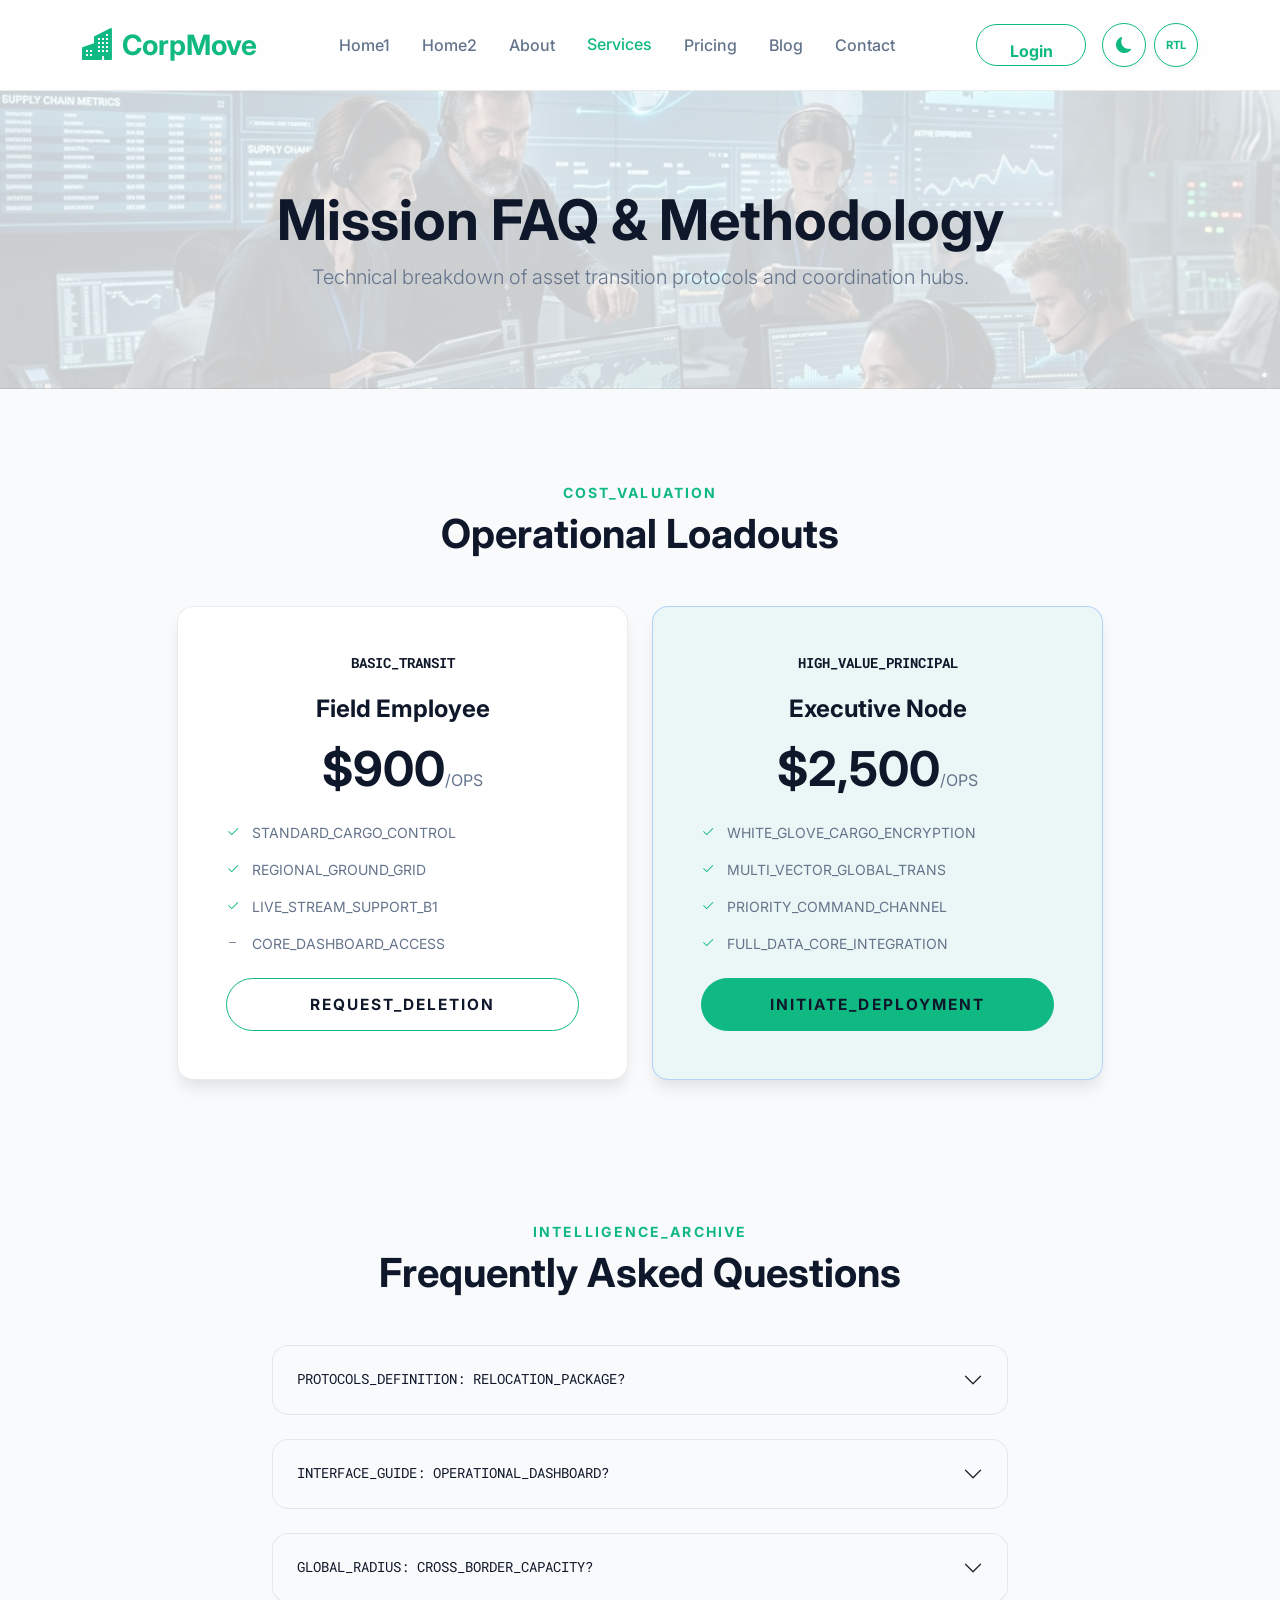
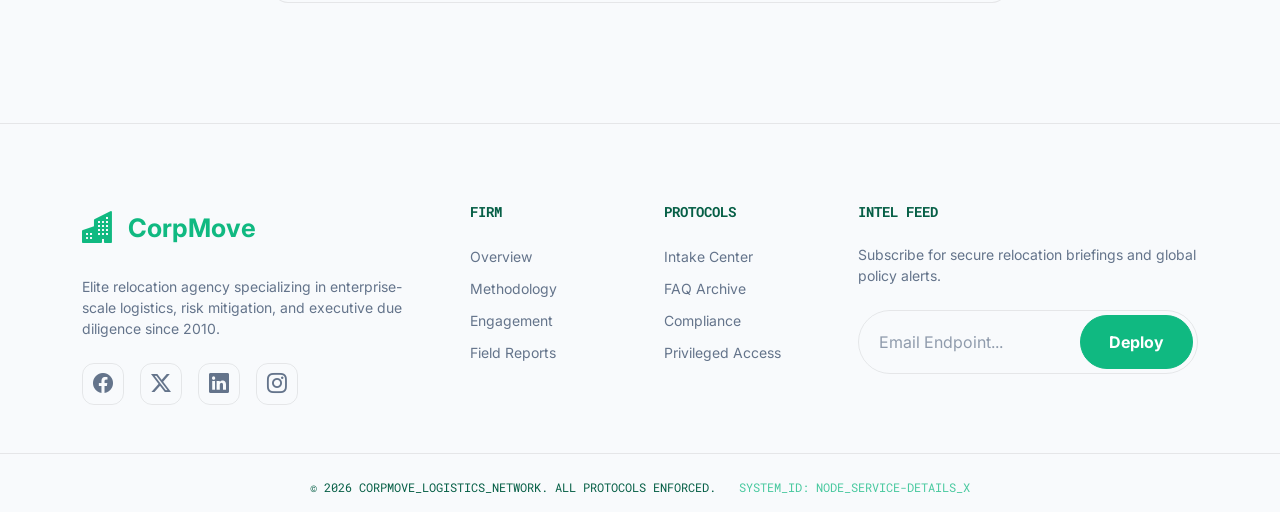
<file: service-details.html>
<!DOCTYPE html>
<html lang="en" data-bs-theme="dark" dir="ltr">
<head>
    <meta charset="UTF-8">
    <meta name="viewport" content="width=device-width, initial-scale=1.0, maximum-scale=1.0, user-scalable=no">
    <meta name="description" content="Mission FAQ & Methodology. Technical breakdown of relocation protocols and resource allocation.">
    <title>Methodology | CorpMove</title>
    <link rel="icon" type="image/svg+xml" href="favicon.svg">

    <!-- Preconnect for performance -->
    <link rel="preconnect" href="https://fonts.googleapis.com">
    <link rel="preconnect" href="https://fonts.gstatic.com" crossorigin>
    <link rel="preconnect" href="https://cdn.jsdelivr.net">
    <!-- Bootstrap 5 CSS -->
    <link href="https://cdn.jsdelivr.net/npm/bootstrap@5.3.3/dist/css/bootstrap.min.css" rel="stylesheet">
    <!-- Bootstrap Icons -->
    <link href="https://cdn.jsdelivr.net/npm/bootstrap-icons@1.11.3/font/bootstrap-icons.min.css" rel="stylesheet">
    <!-- Google Fonts -->
    <link href="https://fonts.googleapis.com/css2?family=Inter:wght@400;500;600;700;800&family=Roboto+Mono:wght@400;500&display=swap" rel="stylesheet">
    <!-- Custom CSS -->
    <link href="assets/css/style.css" rel="stylesheet">
</head>
<body class="bg-black">

    <!-- Header -->
    <header>
      <nav class="navbar navbar-expand-xl py-3 main-nav" style="background: linear-gradient(var(--cm-hero-overlay-90), var(--cm-hero-overlay-90)), url('assets/img/hero_main.png') center/cover no-repeat;">
          <div class="container">
              <a class="navbar-brand text-primary fw-bold fs-3 d-flex align-items-center" href="index.html">
                  <i class="bi bi-buildings-fill me-2 fs-2"></i> CorpMove
              </a>

              <div class="d-flex align-items-center gap-2 gap-sm-3 ms-auto order-xl-last">
                  <a href="login.html" class="btn btn-secondary fw-bold rounded-pill d-none d-xl-block">Login</a>
                  <div class="d-none d-xl-flex align-items-center gap-2">
                      <button class="theme-toggle" id="themeToggle" aria-label="Toggle Theme">
                          <i class="bi bi-moon-fill" id="themeIcon"></i>
                      </button>
                      <button class="rtl-toggle-btn" id="rtlToggle" aria-label="Toggle RTL Direction">
                          <span style="font-size: 0.7rem; font-weight: 700;">RTL</span>
                      </button>
                  </div>
                  <button class="navbar-toggler" type="button" data-bs-toggle="offcanvas" data-bs-target="#offcanvasNavbar" aria-controls="offcanvasNavbar" aria-label="Toggle navigation">
                      <i class="bi bi-list"></i>
                  </button>
              </div>

              <div class="offcanvas offcanvas-end" tabindex="-1" id="offcanvasNavbar">
                  <div class="offcanvas-header border-bottom cm-border-main">
                      <h5 class="offcanvas-title text-primary fw-bold"><i class="bi bi-buildings-fill me-2"></i> CorpMove</h5>
                      <button type="button" class="btn-close" data-bs-dismiss="offcanvas"></button>
                  </div>
                  <div class="offcanvas-body">
                      <ul class="navbar-nav justify-content-center flex-grow-1 pe-3 text-center">
                          <li class="nav-item"><a class="nav-link" href="index.html">Home1</a></li>
                          <li class="nav-item"><a class="nav-link" href="home2.html">Home2</a></li>
                          <li class="nav-item"><a class="nav-link" href="about.html">About</a></li>
                          <li class="nav-item"><a class="nav-link active text-primary" href="services.html">Services</a></li>
                          <li class="nav-item"><a class="nav-link" href="pricing.html">Pricing</a></li>
                          <li class="nav-item"><a class="nav-link" href="blog.html">Blog</a></li>
                          <li class="nav-item"><a class="nav-link" href="contact.html">Contact</a></li>
                          <li class="nav-item d-xl-none mt-4">
                              <div class="d-flex align-items-center justify-content-center mb-4 gap-3 px-1">                                  <div class="d-flex gap-3">
                                      <button class="theme-toggle" aria-label="Toggle Theme"><i class="bi bi-moon-fill theme-icon"></i></button>
                                      <button class="rtl-toggle-btn" aria-label="Toggle RTL Direction"><span style="font-size: 0.7rem; font-weight: 700;">RTL</span></button>
                                  </div>
                              </div>
                              <a class="btn btn-secondary w-100 rounded-pill mb-2" href="login.html">Login</a>
                          </li>
                      </ul>
                  </div>
              </div>
          </div>
      </nav>
    </header>

    <main>
      <!-- Page Header - METHODOLOGY -->
      <section class="py-5 cm-bg-main border-bottom cm-border-main" style="background: linear-gradient(var(--cm-hero-overlay-90), var(--cm-hero-overlay-90)), url('assets/img/hero_about.png') center/cover no-repeat;">
          <div class="container py-5 text-center reveal">
              <h1 class="display-4 fw-bold">Mission FAQ & Methodology</h1>
              <p class="lead text-muted max-w-lg mx-auto mb-0 small">Technical breakdown of asset transition protocols and coordination hubs.</p>
          </div>
      </section>

      <!-- Pricing Plans - RESOURCE LOADOUTS -->
      <section class="py-5 my-5 bg-black">
          <div class="container">
              <div class="text-center mb-5 reveal">
                  <h6 class="text-primary fw-bold text-uppercase tracking-widest small">COST_VALUATION</h6>
                  <h2 class="display-6 fw-bold text-white">Operational Loadouts</h2>
              </div>
              <div class="row g-4 justify-content-center">
                  <div class="col-lg-5 col-md-6 reveal">
                      <div class="cm-card p-5 h-100 text-center bg-opacity-10 border-white border-opacity-5">
                          <h6 class="tech-data text-primary x-small mb-4">BASIC_TRANSIT</h6>
                          <h4 class="fw-bold mb-3">Field Employee</h4>
                          <h2 class="display-5 fw-bold mb-4">$900<span class="fs-6 text-muted fw-normal x-small">/OPS</span></h2>
                          <ul class="list-unstyled d-flex flex-column gap-3 mb-4 text-start">
                              <li class="text-muted small"><i class="bi bi-check2 text-primary me-2"></i> STANDARD_CARGO_CONTROL</li>
                              <li class="text-muted small"><i class="bi bi-check2 text-primary me-2"></i> REGIONAL_GROUND_GRID</li>
                              <li class="text-muted small"><i class="bi bi-check2 text-primary me-2"></i> LIVE_STREAM_SUPPORT_B1</li>
                              <li class="text-muted small opacity-30"><i class="bi bi-dash text-muted me-2"></i> CORE_DASHBOARD_ACCESS</li>
                          </ul>
                          <a href="register.html" class="btn btn-outline-primary rounded-pill w-100 x-small tracking-widest fw-bold">REQUEST_DELETION</a>
                      </div>
                  </div>
                  <div class="col-lg-5 col-md-6 reveal">
                      <div class="cm-card p-5 h-100 text-center border border-primary border-opacity-25 bg-primary bg-opacity-5 shadow-2xl">
                          <h6 class="tech-data text-primary x-small mb-4">HIGH_VALUE_PRINCIPAL</h6>
                          <h4 class="fw-bold mb-3">Executive Node</h4>
                          <h2 class="display-5 fw-bold mb-4">$2,500<span class="fs-6 text-muted fw-normal x-small">/OPS</span></h2>
                          <ul class="list-unstyled d-flex flex-column gap-3 mb-4 text-start">
                              <li class="text-muted small"><i class="bi bi-check2 text-primary me-2"></i> WHITE_GLOVE_CARGO_ENCRYPTION</li>
                              <li class="text-muted small"><i class="bi bi-check2 text-primary me-2"></i> MULTI_VECTOR_GLOBAL_TRANS</li>
                              <li class="text-muted small"><i class="bi bi-check2 text-primary me-2"></i> PRIORITY_COMMAND_CHANNEL</li>
                              <li class="text-muted small"><i class="bi bi-check2 text-primary me-2"></i> FULL_DATA_CORE_INTEGRATION</li>
                          </ul>
                          <a href="register.html" class="btn btn-primary rounded-pill w-100 fw-bold text-white x-small tracking-widest px-4">INITIATE_DEPLOYMENT</a>
                      </div>
                  </div>
              </div>
          </div>
      </section>

      <!-- FAQ Accordion - INTELLIGENCE ARCHIVE -->
      <section class="py-5 my-5">
          <div class="container">
              <div class="text-center mb-5 reveal">
                  <h6 class="text-primary fw-bold text-uppercase tracking-widest small">INTELLIGENCE_ARCHIVE</h6>
                  <h2 class="display-6 fw-bold text-white">Frequently Asked Questions</h2>
              </div>
              <div class="row justify-content-center">
                  <div class="col-lg-8 reveal">
                      <div class="accordion" id="faqAccordion">
                          <div class="accordion-item border-0 mb-4 bg-transparent">
                              <h2 class="accordion-header">
                                  <button class="accordion-button collapsed tech-data text-white shadow-none bg-black border border-white border-opacity-5 rounded-4 p-4" type="button" data-bs-toggle="collapse" data-bs-target="#faq1">
                                      PROTOCOLS_DEFINITION: RELOCATION_PACKAGE?
                                  </button>
                              </h2>
                              <div id="faq1" class="accordion-collapse collapse" data-bs-parent="#faqAccordion">
                                  <div class="accordion-body text-muted small bg-black bg-opacity-50 border-start border-primary border-3 ms-3 mt-2 rounded-3 p-4">
                                      Relocation packages represent a comprehensive set of operational allowances provided to facilitate principal transfer across jurisdictional sectors. This includes logistics coordination, asset packing, and risk mitigation coverage.
                                  </div>
                              </div>
                          </div>
                          
                          <div class="accordion-item border-0 mb-4 bg-transparent">
                              <h2 class="accordion-header">
                                  <button class="accordion-button collapsed tech-data text-white shadow-none bg-black border border-white border-opacity-5 rounded-4 p-4" type="button" data-bs-toggle="collapse" data-bs-target="#faq2">
                                      INTERFACE_GUIDE: OPERATIONAL_DASHBOARD?
                                  </button>
                              </h2>
                              <div id="faq2" class="accordion-collapse collapse" data-bs-parent="#faqAccordion">
                                  <div class="accordion-body text-muted small bg-black bg-opacity-50 border-start border-primary border-3 ms-3 mt-2 rounded-3 p-4">
                                      The secure interface provides Human Resources modules to execute new transfers, monitor active asset streams in real-time coordination, and reconcile budgetary resource allocation from a single endpoint.
                                  </div>
                              </div>
                          </div>

                          <div class="accordion-item border-0 mb-4 bg-transparent">
                              <h2 class="accordion-header">
                                  <button class="accordion-button collapsed tech-data text-white shadow-none bg-black border border-white border-opacity-5 rounded-4 p-4" type="button" data-bs-toggle="collapse" data-bs-target="#faq3">
                                      GLOBAL_RADIUS: CROSS_BORDER_CAPACITY?
                                  </button>
                              </h2>
                              <div id="faq3" class="accordion-collapse collapse" data-bs-parent="#faqAccordion">
                                  <div class="accordion-body text-muted small bg-black bg-opacity-50 border-start border-primary border-3 ms-3 mt-2 rounded-3 p-4">
                                      We maintain a network of over 50 international logistical nodes to bypass friction and ensure secure, multi-vector transit across all global sectors.
                                  </div>
                              </div>
                          </div>
                      </div>
                  </div>
              </div>
          </div>
      </section>
    </main>

    <!-- Footer - GLOBAL FOOTER REDESIGN -->
    <footer class="footer-wrap">
        <div class="container pb-5">
            <div class="row g-5">
                <div class="col-lg-4 col-md-6">
                    <a class="text-primary fw-bold fs-3 text-decoration-none d-flex align-items-center mb-4"
                        href="index.html">
                        <i class="bi bi-buildings-fill me-2 fs-2"></i> CorpMove
                    </a>
                    <p class="mb-4 text-muted small">Elite relocation agency specializing in enterprise-scale logistics, risk mitigation, and executive due diligence since 2010.</p>
                    <div class="d-flex gap-3">
                        <a href="#" class="fs-5 text-muted footer-link hover-primary"><i class="bi bi-facebook"></i></a>
                        <a href="#" class="fs-5 text-muted footer-link hover-primary"><i class="bi bi-twitter-x"></i></a>
                        <a href="#" class="fs-5 text-muted footer-link hover-primary"><i class="bi bi-linkedin"></i></a>
                        <a href="#" class="fs-5 text-muted footer-link hover-primary"><i class="bi bi-instagram"></i></a>
                    </div>
                </div>

                <div class="col-lg-2 col-md-6">
                    <h6 class="tech-data mb-4 small">FIRM</h6>
                    <ul class="list-unstyled d-flex flex-column gap-2 mb-0">
                        <li><a href="about.html" class="footer-link small">Overview</a></li>
                        <li><a href="services.html" class="footer-link small">Methodology</a></li>
                        <li><a href="pricing.html" class="footer-link small">Engagement</a></li>
                        <li><a href="blog.html" class="footer-link small">Field Reports</a></li>
                    </ul>
                </div>

                <div class="col-lg-2 col-md-6">
                    <h6 class="tech-data mb-4 small">PROTOCOLS</h6>
                    <ul class="list-unstyled d-flex flex-column gap-2 mb-0">
                        <li><a href="contact.html" class="footer-link small">Intake Center</a></li>
                        <li><a href="service-details.html" class="footer-link small">FAQ Archive</a></li>
                        <li><a href="#" class="footer-link small">Compliance</a></li>
                        <li><a href="#" class="footer-link small">Privileged Access</a></li>
                    </ul>
                </div>

                <div class="col-lg-4 col-md-6">
                    <h6 class="tech-data mb-4 small">INTEL FEED</h6>
                    <p class="text-muted small mb-4">Subscribe for secure relocation briefings and global policy alerts.</p>
                    <form class="d-flex w-100 border border-white border-opacity-10 rounded-pill p-1">
                        <input type="email" class="form-control bg-transparent border-0 text-white shadow-none ps-3 small"
                            placeholder="Email Endpoint..." required>
                        <button class="btn btn-primary rounded-pill px-4 py-2 small fw-bold" type="submit">Deploy</button>
                    </form>
                </div>
            </div>
        </div>
        <div class="container-fluid border-top border-white border-opacity-5 py-4 text-center text-muted">
            <p class="mb-0 small tech-data" style="font-size: 0.75rem;">&copy; 2026 CORPMOVE_LOGISTICS_NETWORK. ALL PROTOCOLS ENFORCED. <span class="ms-3 text-primary opacity-50">SYSTEM_ID: NODE_SERVICE-DETAILS_X</span></p>
        </div>
    </footer>

    <button class="btn btn-primary" id="backToTop"><i class="bi bi-arrow-up fs-4"></i></button>
    <script src="https://cdn.jsdelivr.net/npm/bootstrap@5.3.3/dist/js/bootstrap.bundle.min.js" defer></script>
    <script src="assets/js/main.js" defer></script>
</body>
</html>
</file>
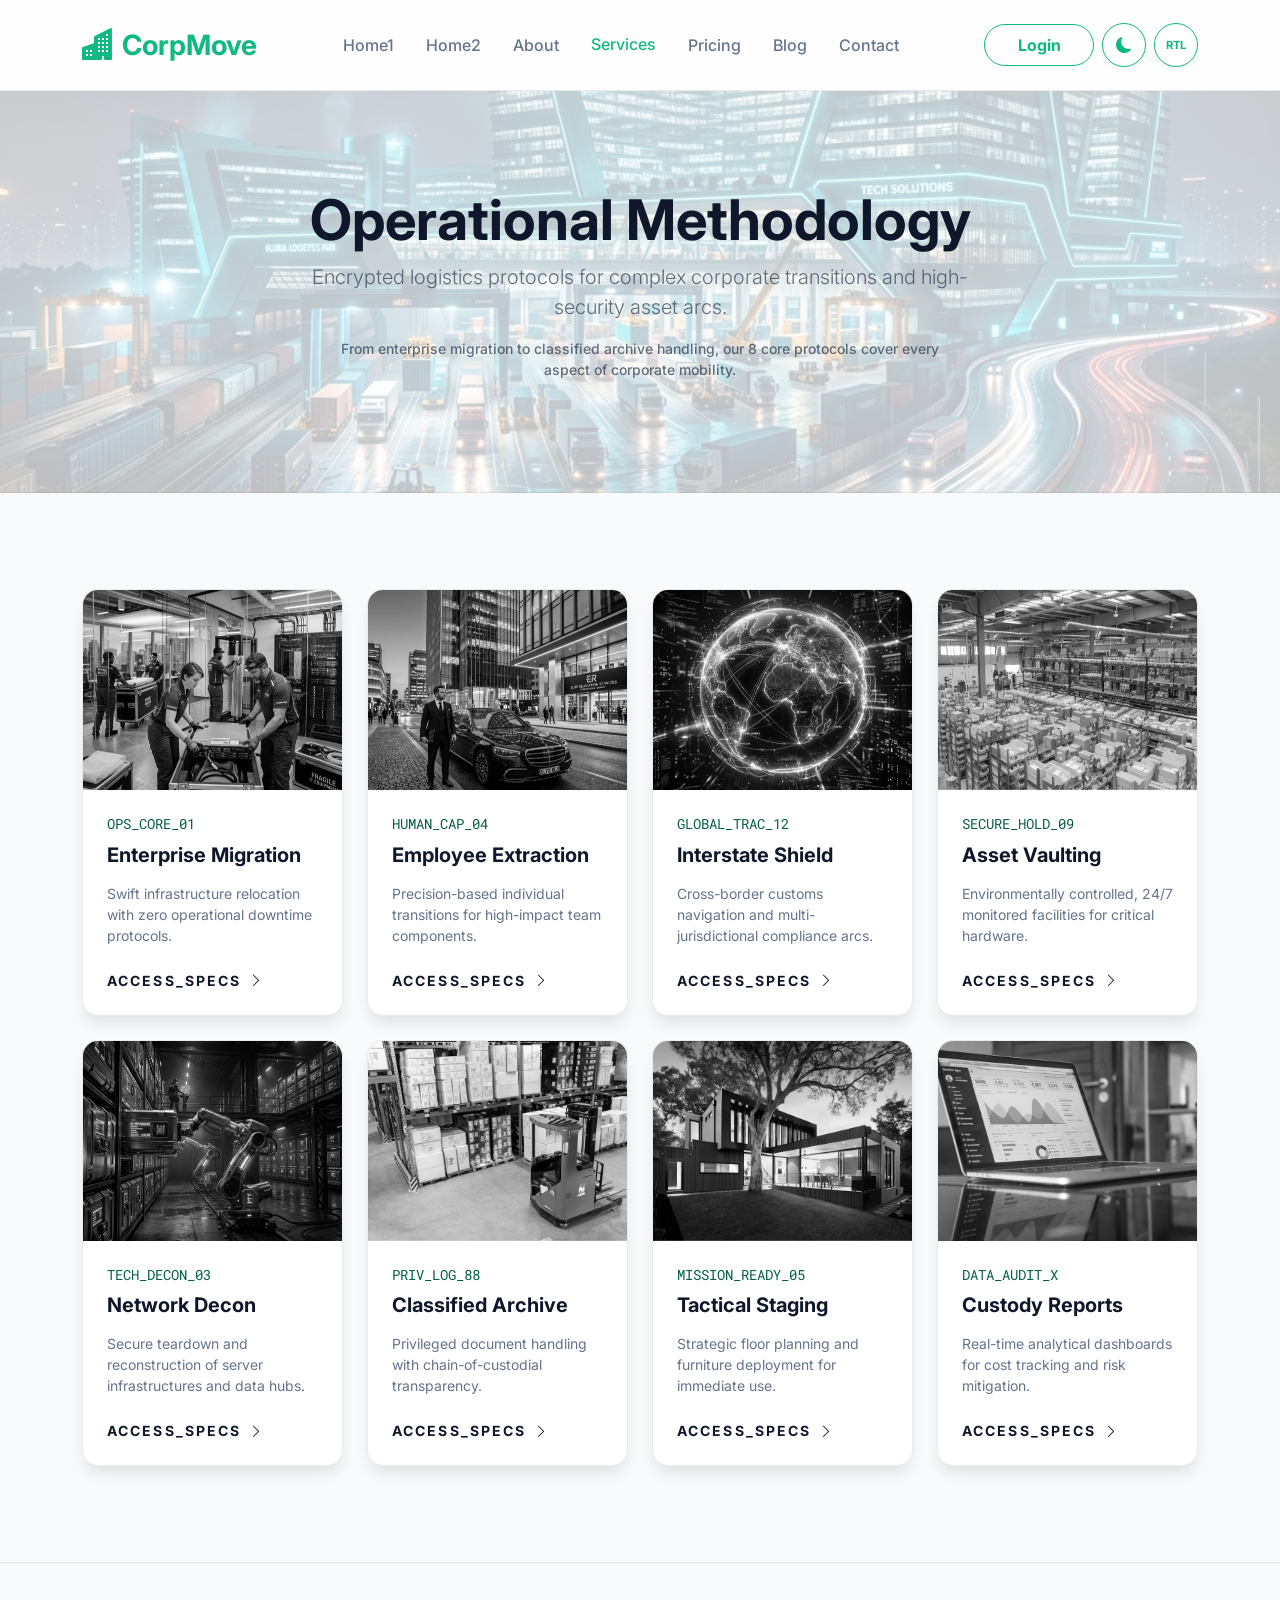
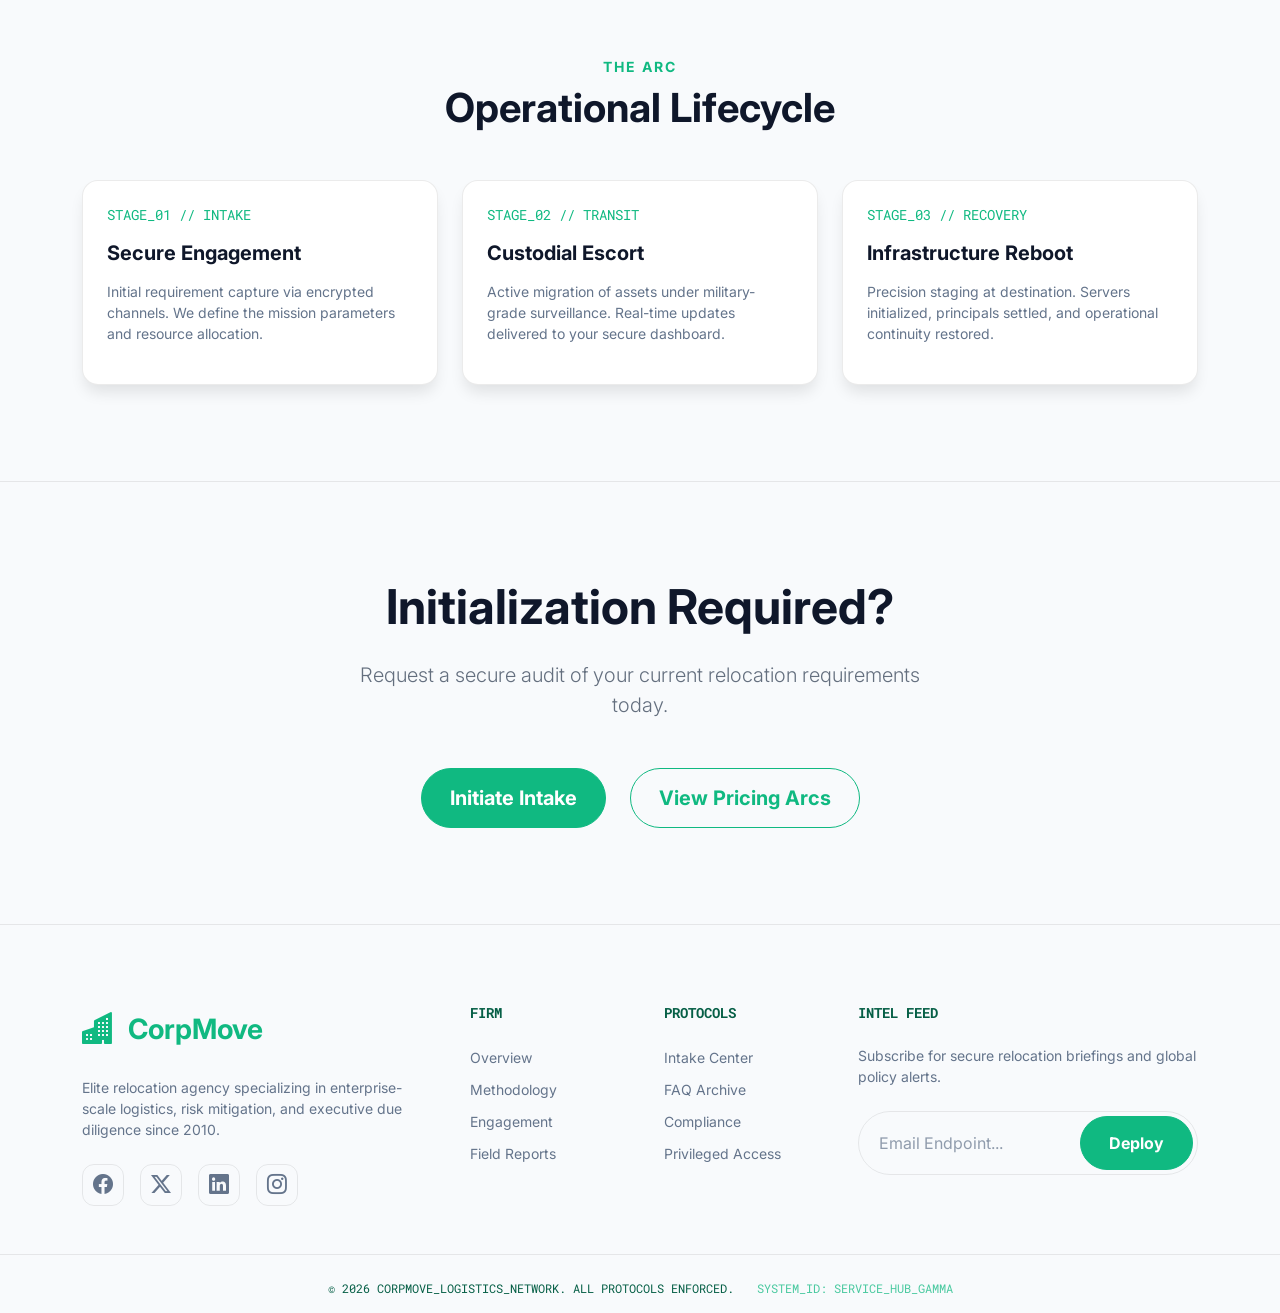
<file: services.html>
<!DOCTYPE html>
<html lang="en" data-bs-theme="dark" dir="ltr">
<head>
    <meta charset="UTF-8">
    <meta name="viewport" content="width=device-width, initial-scale=1.0, maximum-scale=1.0, user-scalable=no">
    <meta name="description" content="Elite Corporate Relocation Protocols. Managed logistics for the high-performing enterprise.">
    <title>Methodology Catalogue | CorpMove</title>
    <link rel="icon" type="image/svg+xml" href="favicon.svg">

    <!-- Preconnect for performance -->
    <link rel="preconnect" href="https://fonts.googleapis.com">
    <link rel="preconnect" href="https://fonts.gstatic.com" crossorigin>
    <link rel="preconnect" href="https://cdn.jsdelivr.net">
    <link href="https://cdn.jsdelivr.net/npm/bootstrap@5.3.3/dist/css/bootstrap.min.css" rel="stylesheet">
    <link href="https://cdn.jsdelivr.net/npm/bootstrap-icons@1.11.3/font/bootstrap-icons.min.css" rel="stylesheet">
    <link href="https://fonts.googleapis.com/css2?family=Inter:wght@400;500;600;700;800&family=Roboto+Mono:wght@400;500&display=swap" rel="stylesheet">
    <link href="assets/css/style.css" rel="stylesheet">
</head>
<body class="bg-black">

    <header>
      <nav class="navbar navbar-expand-xl py-3 main-nav">
          <div class="container">
              <a class="navbar-brand text-primary fw-bold fs-3 d-flex align-items-center" href="index.html">
                  <i class="bi bi-buildings-fill me-2 fs-2"></i> CorpMove
              </a>
              <div class="d-flex align-items-center gap-2 ms-auto order-xl-last">
                  <a href="login.html" class="btn btn-secondary fw-bold rounded-pill d-none d-xl-flex align-items-center justify-content-center">Login</a>
                  <div class="d-none d-xl-flex align-items-center gap-2">
                      <button class="theme-toggle" aria-label="Toggle Theme"><i class="bi bi-moon-fill theme-icon"></i></button>
                      <button class="rtl-toggle-btn" aria-label="Toggle RTL Direction"><span style="font-size: 0.7rem; font-weight: 700;">RTL</span></button>
                  </div>
                  <button class="navbar-toggler" type="button" data-bs-toggle="offcanvas" data-bs-target="#offcanvasNavbar" aria-controls="offcanvasNavbar" aria-label="Toggle navigation">
                      <i class="bi bi-list fs-2"></i>
                  </button>
              </div>

              <!-- Offcanvas Menu -->
              <div class="offcanvas offcanvas-end" tabindex="-1" id="offcanvasNavbar" aria-labelledby="offcanvasNavbarServices">
                  <div class="offcanvas-header border-bottom cm-border-main">
                      <h5 class="offcanvas-title text-primary fw-bold" id="offcanvasNavbarServices"><i class="bi bi-buildings-fill me-2"></i> CorpMove</h5>
                      <button type="button" class="btn-close" data-bs-dismiss="offcanvas" aria-label="Close"></button>
                  </div>
                  <div class="offcanvas-body">
                      <ul class="navbar-nav justify-content-center flex-grow-1 pe-3">
                          <li class="nav-item"><a class="nav-link" href="index.html">Home1</a></li>
                          <li class="nav-item"><a class="nav-link" href="home2.html">Home2</a></li>
                          <li class="nav-item"><a class="nav-link" href="about.html">About</a></li>
                          <li class="nav-item"><a class="nav-link active text-primary" href="services.html">Services</a></li>
                          <li class="nav-item"><a class="nav-link" href="pricing.html">Pricing</a></li>
                          <li class="nav-item"><a class="nav-link" href="blog.html">Blog</a></li>
                          <li class="nav-item"><a class="nav-link" href="contact.html">Contact</a></li>
                          <li class="nav-item d-xl-none mt-4">
                              <div class="d-flex align-items-center justify-content-center mb-4 gap-3 px-1">                                  <div class="d-flex gap-3">
                                      <button class="theme-toggle" aria-label="Toggle Theme"><i class="bi bi-moon-fill theme-icon"></i></button>
                                      <button class="rtl-toggle-btn" aria-label="Toggle RTL Direction"><span style="font-size: 0.7rem; font-weight: 700;">RTL</span></button>
                                  </div>
                              </div>
                              <a class="btn btn-secondary w-100 rounded-pill mb-2" href="login.html">Login</a>
                          </li>
                      </ul>
                  </div>
              </div>
          </div>
      </nav>
    </header>

    <main>
      <!-- FIX #20: Hero with sub content and background -->
      <section class="hero-wrapper py-5 position-relative border-bottom cm-border-main" style="min-height: 40vh; background: linear-gradient(var(--cm-hero-overlay-85), var(--cm-hero-overlay-85)), url('assets/img/hero_main.png') center/cover no-repeat;">
          <div class="container py-5 text-center reveal">
              <h1 class="display-4 fw-bold">Operational Methodology</h1>
              <p class="lead opacity-75 mx-auto mb-3 small" style="max-width: 700px;">Encrypted logistics protocols for complex corporate transitions and high-security asset arcs.</p>
              <p class="opacity-75 small mx-auto fw-medium" style="max-width: 600px;">From enterprise migration to classified archive handling, our 8 core protocols cover every aspect of corporate mobility.</p>
          </div>
      </section>

      <!-- FIX #12: Services Grid - Card images fixed, CTA aligned + hovering -->
      <section class="py-5 my-5">
          <div class="container">
              <div class="row g-4">
                  <div class="col-lg-3 col-md-6 reveal">
                      <div class="cm-card h-100 d-flex flex-column">
                          <div class="overflow-hidden" style="height: 200px;">
                               <img loading="lazy" src="assets/img/service_enterprise.png" alt="Office Moves" class="w-100 h-100 object-fit-cover grayscale transition-all hover-scale">
                          </div>
                          <div class="p-4 d-flex flex-column flex-grow-1">
                              <span class="tech-data mb-2 d-block small">OPS_CORE_01</span>
                              <h5 class="fw-bold mb-3">Enterprise Migration</h5>
                              <p class="text-muted small mb-4">Swift infrastructure relocation with zero operational downtime protocols.</p>
                              <a href="service-details.html" class="fw-bold text-primary text-decoration-none small tracking-widest d-inline-flex align-items-center gap-2 mt-auto transition-all hover-scale">ACCESS_SPECS <i class="bi bi-chevron-right"></i></a>
                          </div>
                      </div>
                  </div>
                  <div class="col-lg-3 col-md-6 reveal">
                      <div class="cm-card h-100 d-flex flex-column">
                          <div class="overflow-hidden" style="height: 200px;">
                               <img loading="lazy" src="assets/img/service_executive.png" alt="Employee Moves" class="w-100 h-100 object-fit-cover grayscale transition-all hover-scale">
                          </div>
                          <div class="p-4 d-flex flex-column flex-grow-1">
                              <span class="tech-data mb-2 d-block small">HUMAN_CAP_04</span>
                              <h5 class="fw-bold mb-3">Employee Extraction</h5>
                              <p class="text-muted small mb-4">Precision-based individual transitions for high-impact team components.</p>
                              <a href="service-details.html" class="fw-bold text-primary text-decoration-none small tracking-widest d-inline-flex align-items-center gap-2 mt-auto transition-all hover-scale">ACCESS_SPECS <i class="bi bi-chevron-right"></i></a>
                          </div>
                      </div>
                  </div>
                  <div class="col-lg-3 col-md-6 reveal">
                      <div class="cm-card h-100 d-flex flex-column">
                          <div class="overflow-hidden" style="height: 200px;">
                               <img loading="lazy" src="assets/img/service_global.png" alt="International Moves" class="w-100 h-100 object-fit-cover grayscale transition-all hover-scale">
                          </div>
                          <div class="p-4 d-flex flex-column flex-grow-1">
                              <span class="tech-data mb-2 d-block small">GLOBAL_TRAC_12</span>
                              <h5 class="fw-bold mb-3">Interstate Shield</h5>
                              <p class="text-muted small mb-4">Cross-border customs navigation and multi-jurisdictional compliance arcs.</p>
                              <a href="service-details.html" class="fw-bold text-primary text-decoration-none small tracking-widest d-inline-flex align-items-center gap-2 mt-auto transition-all hover-scale">ACCESS_SPECS <i class="bi bi-chevron-right"></i></a>
                          </div>
                      </div>
                  </div>
                  <div class="col-lg-3 col-md-6 reveal">
                      <div class="cm-card h-100 d-flex flex-column">
                          <div class="overflow-hidden" style="height: 200px;">
                               <img loading="lazy" src="assets/img/service_storage.jpg" alt="Asset Storage" class="w-100 h-100 object-fit-cover grayscale transition-all hover-scale">
                          </div>
                          <div class="p-4 d-flex flex-column flex-grow-1">
                              <span class="tech-data mb-2 d-block small">SECURE_HOLD_09</span>
                              <h5 class="fw-bold mb-3">Asset Vaulting</h5>
                              <p class="text-muted small mb-4">Environmentally controlled, 24/7 monitored facilities for critical hardware.</p>
                              <a href="service-details.html" class="fw-bold text-primary text-decoration-none small tracking-widest d-inline-flex align-items-center gap-2 mt-auto transition-all hover-scale">ACCESS_SPECS <i class="bi bi-chevron-right"></i></a>
                          </div>
                      </div>
                  </div>
                  <div class="col-lg-3 col-md-6 reveal">
                      <div class="cm-card h-100 d-flex flex-column">
                          <div class="overflow-hidden" style="height: 200px;">
                               <img loading="lazy" src="assets/img/service_security.png" alt="IT Disconnect" class="w-100 h-100 object-fit-cover grayscale transition-all hover-scale">
                          </div>
                          <div class="p-4 d-flex flex-column flex-grow-1">
                              <span class="tech-data mb-2 d-block small">TECH_DECON_03</span>
                              <h5 class="fw-bold mb-3">Network Decon</h5>
                              <p class="text-muted small mb-4">Secure teardown and reconstruction of server infrastructures and data hubs.</p>
                              <a href="service-details.html" class="fw-bold text-primary text-decoration-none small tracking-widest d-inline-flex align-items-center gap-2 mt-auto transition-all hover-scale">ACCESS_SPECS <i class="bi bi-chevron-right"></i></a>
                          </div>
                      </div>
                  </div>
                  <div class="col-lg-3 col-md-6 reveal">
                      <div class="cm-card h-100 d-flex flex-column">
                          <div class="overflow-hidden" style="height: 200px;">
                               <img loading="lazy" src="assets/img/service_packing.jpg" alt="Record Storage" class="w-100 h-100 object-fit-cover grayscale transition-all hover-scale">
                          </div>
                          <div class="p-4 d-flex flex-column flex-grow-1">
                              <span class="tech-data mb-2 d-block small">PRIV_LOG_88</span>
                              <h5 class="fw-bold mb-3">Classified Archive</h5>
                              <p class="text-muted small mb-4">Privileged document handling with chain-of-custodial transparency.</p>
                              <a href="service-details.html" class="fw-bold text-primary text-decoration-none small tracking-widest d-inline-flex align-items-center gap-2 mt-auto transition-all hover-scale">ACCESS_SPECS <i class="bi bi-chevron-right"></i></a>
                          </div>
                      </div>
                  </div>
                  <div class="col-lg-3 col-md-6 reveal">
                      <div class="cm-card h-100 d-flex flex-column">
                          <div class="overflow-hidden" style="height: 200px;">
                               <img loading="lazy" src="assets/img/service_office_move.jpg" alt="Staging Services" class="w-100 h-100 object-fit-cover grayscale transition-all hover-scale">
                          </div>
                          <div class="p-4 d-flex flex-column flex-grow-1">
                              <span class="tech-data mb-2 d-block small">MISSION_READY_05</span>
                              <h5 class="fw-bold mb-3">Tactical Staging</h5>
                              <p class="text-muted small mb-4">Strategic floor planning and furniture deployment for immediate use.</p>
                              <a href="service-details.html" class="fw-bold text-primary text-decoration-none small tracking-widest d-inline-flex align-items-center gap-2 mt-auto transition-all hover-scale">ACCESS_SPECS <i class="bi bi-chevron-right"></i></a>
                          </div>
                      </div>
                  </div>
                  <div class="col-lg-3 col-md-6 reveal">
                      <div class="cm-card h-100 d-flex flex-column">
                          <div class="overflow-hidden" style="height: 200px;">
                               <img loading="lazy" src="assets/img/blog_data.jpg" alt="Audit &amp; Reports" class="w-100 h-100 object-fit-cover grayscale transition-all hover-scale">
                          </div>
                          <div class="p-4 d-flex flex-column flex-grow-1">
                              <span class="tech-data mb-2 d-block small">DATA_AUDIT_X</span>
                              <h5 class="fw-bold mb-3">Custody Reports</h5>
                              <p class="text-muted small mb-4">Real-time analytical dashboards for cost tracking and risk mitigation.</p>
                              <a href="service-details.html" class="fw-bold text-primary text-decoration-none small tracking-widest d-inline-flex align-items-center gap-2 mt-auto transition-all hover-scale">ACCESS_SPECS <i class="bi bi-chevron-right"></i></a>
                          </div>
                      </div>
                  </div>
              </div>
          </div>
      </section>

        <!-- Section: Operational Flow -->
        <section class="py-5 bg-black border-top border-white border-opacity-5">
            <div class="container py-5">
                <div class="text-center mb-5 reveal">
                    <h6 class="text-primary fw-bold text-uppercase tracking-widest small">The Arc</h6>
                    <h2 class="display-6 fw-bold">Operational Lifecycle</h2>
                </div>
                <div class="row g-4 reveal">
                    <div class="col-lg-4">
                        <div class="cm-card p-4 border-primary border-opacity-10 h-100">
                            <div class="tech-data text-primary mb-3">STAGE_01 // INTAKE</div>
                            <h5 class="fw-bold mb-3">Secure Engagement</h5>
                            <p class="text-muted small">Initial requirement capture via encrypted channels. We define the mission parameters and resource allocation.</p>
                        </div>
                    </div>
                    <div class="col-lg-4">
                        <div class="cm-card p-4 border-primary border-opacity-10 h-100">
                            <div class="tech-data text-primary mb-3">STAGE_02 // TRANSIT</div>
                            <h5 class="fw-bold mb-3">Custodial Escort</h5>
                            <p class="text-muted small">Active migration of assets under military-grade surveillance. Real-time updates delivered to your secure dashboard.</p>
                        </div>
                    </div>
                    <div class="col-lg-4">
                        <div class="cm-card p-4 border-primary border-opacity-10 h-100">
                            <div class="tech-data text-primary mb-3">STAGE_03 // RECOVERY</div>
                            <h5 class="fw-bold mb-3">Infrastructure Reboot</h5>
                            <p class="text-muted small">Precision staging at destination. Servers initialized, principals settled, and operational continuity restored.</p>
                        </div>
                    </div>
                </div>
            </div>
        </section>

      <!-- CTA - FIX #12: CTA text aligned + hovering -->
      <section class="py-5 bg-black border-top border-white border-opacity-5">
            <div class="container py-5 text-center reveal">
                <h2 class="display-5 fw-bold mb-4">Initialization Required?</h2>
                <p class="lead opacity-75 mb-5 mx-auto small" style="max-width: 600px;">Request a secure audit of your current relocation requirements today.</p>
                <div class="d-flex justify-content-center flex-wrap gap-4">
                    <a href="contact.html" class="btn btn-primary btn-lg rounded-pill px-5 d-inline-flex justify-content-center align-items-center transition-all hover-scale">Initiate Intake</a>
                    <a href="pricing.html" class="btn btn-outline-primary btn-lg rounded-pill px-5 d-inline-flex justify-content-center align-items-center transition-all hover-scale">View Pricing Arcs</a>
                </div>
            </div>
        </section>
    </main>

    <footer class="footer-wrap">
        <div class="container pb-5">
            <div class="row g-5">
                <div class="col-lg-4 col-md-6">
                    <a class="text-primary fw-bold fs-3 text-decoration-none d-flex align-items-center mb-4" href="index.html"><i class="bi bi-buildings-fill me-2 fs-2"></i> CorpMove</a>
                    <p class="mb-4 text-muted small">Elite relocation agency specializing in enterprise-scale logistics, risk mitigation, and executive due diligence since 2010.</p>
                    <div class="d-flex gap-3">
                        <a href="#" class="fs-5 text-muted footer-link hover-primary"><i class="bi bi-facebook"></i></a>
                        <a href="#" class="fs-5 text-muted footer-link hover-primary"><i class="bi bi-twitter-x"></i></a>
                        <a href="#" class="fs-5 text-muted footer-link hover-primary"><i class="bi bi-linkedin"></i></a>
                        <a href="#" class="fs-5 text-muted footer-link hover-primary"><i class="bi bi-instagram"></i></a>
                    </div>
                </div>
                <div class="col-lg-2 col-md-6">
                    <h6 class="tech-data mb-4 small">FIRM</h6>
                    <ul class="list-unstyled d-flex flex-column gap-2 mb-0">
                        <li><a href="about.html" class="footer-link small">Overview</a></li>
                        <li><a href="services.html" class="footer-link small">Methodology</a></li>
                        <li><a href="pricing.html" class="footer-link small">Engagement</a></li>
                        <li><a href="blog.html" class="footer-link small">Field Reports</a></li>
                    </ul>
                </div>
                <div class="col-lg-2 col-md-6">
                    <h6 class="tech-data mb-4 small">PROTOCOLS</h6>
                    <ul class="list-unstyled d-flex flex-column gap-2 mb-0">
                        <li><a href="contact.html" class="footer-link small">Intake Center</a></li>
                        <li><a href="service-details.html" class="footer-link small">FAQ Archive</a></li>
                        <li><a href="#" class="footer-link small">Compliance</a></li>
                        <li><a href="#" class="footer-link small">Privileged Access</a></li>
                    </ul>
                </div>
                <div class="col-lg-4 col-md-6">
                    <h6 class="tech-data mb-4 small">INTEL FEED</h6>
                    <p class="text-muted small mb-4">Subscribe for secure relocation briefings and global policy alerts.</p>
                    <form class="d-flex w-100 border border-white border-opacity-10 rounded-pill p-1">
                        <input type="email" class="form-control bg-transparent border-0 text-white shadow-none ps-3 small" placeholder="Email Endpoint..." required>
                        <button class="btn btn-primary rounded-pill px-4 py-2 small fw-bold" type="submit">Deploy</button>
                    </form>
                </div>
            </div>
        </div>
        <div class="container-fluid border-top border-white border-opacity-5 py-4 text-center text-muted">
            <p class="mb-0 small tech-data" style="font-size: 0.75rem;">&copy; 2026 CORPMOVE_LOGISTICS_NETWORK. ALL PROTOCOLS ENFORCED. <span class="ms-3 text-primary opacity-50">SYSTEM_ID: SERVICE_HUB_GAMMA</span></p>
        </div>
    </footer>
    <button class="btn btn-primary" id="backToTop" aria-label="Back to top"><i class="bi bi-arrow-up fs-4"></i></button>
    <script src="https://cdn.jsdelivr.net/npm/bootstrap@5.3.3/dist/js/bootstrap.bundle.min.js" defer></script>
    <script src="assets/js/main.js" defer></script>
</body>
</html>
</file>
<file: assets/css/style.css>
:root {
  /* =========================================================
     DESIGN SYSTEM - ELITE TECH REDESIGN
     ========================================================= */
  --cm-primary: #10b981;    /* Emerald Accent (Glow) */
  --cm-secondary: #3b82f6;  /* Electric Blue */
  
  /* Default: Dark Theme Variables */
  --cm-bg: #000000;
  --cm-panel: #0a0a0a;
  --cm-text-heading: #f8fafc;
  --cm-text-body: #cbd5e1;
  --cm-text-muted: #94a3b8;
  --cm-border: rgba(255, 255, 255, 0.15);
  --cm-nav-bg: rgba(15, 23, 42, 0.85);
  --cm-accent-text: #10b981;
  /* Updated adaptable hero overlays */
  --cm-hero-overlay-90: rgba(0, 0, 0, 0.9);
  --cm-hero-overlay-85: rgba(0, 0, 0, 0.85);
  --cm-hero-overlay-60: rgba(0, 0, 0, 0.6);
  --cm-hero-overlay-solid: rgba(0, 0, 0, 0.7);
}

[data-bs-theme="light"] {
  --cm-bg: #f8fafc;
  --cm-panel: #ffffff;
  --cm-text-heading: #0f172a;
  --cm-text-body: #334155;
  --cm-text-muted: #64748b;
  --cm-border: rgba(0, 0, 0, 0.08);
  --cm-nav-bg: rgba(255, 255, 255, 0.8);
  --cm-accent-text: #065f46;
  /* Light mode overlays for hero sections */
  --cm-hero-overlay-90: rgba(255, 255, 255, 0.8);
  --cm-hero-overlay-85: rgba(255, 255, 255, 0.75);
  --cm-hero-overlay-60: rgba(255, 255, 255, 0.5);
  --cm-hero-overlay-solid: rgba(255, 255, 255, 0.6);
}

/* Light mode visibility fixes for hardcoded white classes */
[data-bs-theme="light"] .text-white:not(.btn) {
  color: var(--cm-text-heading) !important;
}
[data-bs-theme="light"] p.text-white:not(.btn),
[data-bs-theme="light"] span.text-white:not(.btn),
[data-bs-theme="light"] small.text-white:not(.btn),
[data-bs-theme="light"] a.text-white:not(:hover):not(.btn) {
  color: var(--cm-text-body) !important;
}
[data-bs-theme="light"] .text-white-50 {
  color: var(--cm-text-muted) !important;
}
[data-bs-theme="light"] .border-white {
  border-color: var(--cm-border) !important;
}
[data-bs-theme="light"] .border-opacity-10,
[data-bs-theme="light"] .border-opacity-5 {
  border-color: var(--cm-border) !important;
  opacity: 1 !important;
}

/* Base Style Overrides */
body {
  font-family: 'Inter', system-ui, -apple-system, sans-serif;
  background-color: var(--cm-bg);
  color: var(--cm-text-body);
  transition: background-color 0.3s ease, color 0.3s ease;
  overflow-x: hidden;
  display: flex;
  flex-direction: column;
  min-height: 100vh;
}

h1, h2, h3, h4, h5, h6 {
  color: var(--cm-text-heading);
  font-weight: 700;
}

.text-primary { color: var(--cm-accent-text) !important; }
.text-muted { color: var(--cm-text-muted) !important; }
.cm-bg-main { background-color: var(--cm-bg) !important; }
.cm-bg-panel { background-color: var(--cm-panel) !important; }
.cm-border-main { border-color: var(--cm-border) !important; }
.cm-text-heading { color: var(--cm-text-heading) !important; }
.cm-text-body { color: var(--cm-text-body) !important; }

/* Grid Background */
body::before {
  content: "";
  position: fixed;
  top: 0;
  left: 0;
  width: 100%;
  height: 100%;
  background-image: 
    radial-gradient(circle at 50% 50%, var(--cm-primary) 0.03, transparent 50%),
    linear-gradient(var(--cm-border) 1px, transparent 1px),
    linear-gradient(90deg, var(--cm-border) 1px, transparent 1px);
  background-size: 100% 100%, 40px 40px, 40px 40px;
  opacity: 0.15;
  z-index: -1;
  pointer-events: none;
}

/* =========================================================
   NAVBAR - FIX #1, #21, #22
   ========================================================= */
header {
  position: sticky;
  top: 0;
  z-index: 1030;
  width: 100%;
}

.main-nav {
  position: relative;
  z-index: 1031;
  background: var(--cm-nav-bg) !important;
  backdrop-filter: blur(12px);
  -webkit-backdrop-filter: blur(12px);
  border-bottom: 1px solid var(--cm-border);
  transition: all 0.3s ease;
}

.main-nav .container {
    display: flex;
    align-items: center;
    justify-content: space-between;
}

.nav-link {
  color: var(--cm-text-muted) !important;
  font-weight: 500;
  transition: color 0.3s ease, transform 0.2s ease;
  padding: 0.5rem 1rem !important;
}

.nav-link:hover, .nav-link.active {
  color: var(--cm-primary) !important;
  transform: translateY(-1px);
}

/* Authentication buttons in navbar - standardization */
.main-nav .btn {
    min-width: 110px;
    white-space: nowrap !important;
    display: inline-flex;
    align-items: center;
    justify-content: center;
    height: 42px; /* Fixed height for uniformity */
}

@media (max-width: 575.98px) {
    .main-nav .btn {
        min-width: 90px;
        font-size: 0.75rem !important;
        padding-left: 0.75rem !important;
        padding-right: 0.75rem !important;
    }
}

/* Fix #22: Hamburger menu button visibility - corrected desktop hiding */
.navbar-toggler {
  color: var(--cm-primary) !important;
  border: 1px solid var(--cm-border) !important;
  border-radius: 50% !important;
  width: 44px;
  height: 44px;
  padding: 0 !important;
  display: flex !important;
  align-items: center;
  justify-content: center;
  outline: none !important;
  box-shadow: none !important;
  background: var(--cm-panel) !important;
  transition: all 0.3s ease;
  cursor: pointer !important;
  position: relative;
  z-index: 1060; /* Higher than before to be safe */
}

@media (min-width: 1200px) {
  .navbar-expand-xl .navbar-toggler {
    display: none !important;
  }
}

@media (max-width: 1199.98px) {
  .navbar-toggler {
    display: flex !important;
    margin-right: 0px !important; /* Removed negative margin that pushed it off-screen */
  }
}

.navbar-toggler:hover {
  background: var(--cm-primary) !important;
  border-color: var(--cm-primary) !important;
  transform: translateY(-2px);
  box-shadow: 0 6px 15px rgba(16, 185, 129, 0.3);
}

.navbar-toggler:hover .bi-list {
  color: white !important;
}

.navbar-toggler .bi-list {
  font-size: 1.6rem !important;
  color: var(--cm-primary) !important;
  line-height: 1;
}

/* Light mode specific fix for toggler visibility */
[data-bs-theme="light"] .navbar-toggler {
  background: white !important;
  border-color: rgba(0, 0, 0, 0.1) !important;
}

[data-bs-theme="light"] .navbar-toggler .bi-list {
  color: #0f172a !important; /* Use dark color for light mode visibility */
}


.btn-secondary:hover {
  background: var(--cm-primary) !important;
  color: #fff !important;
  transform: translateY(-2px) !important;
  box-shadow: 0 8px 20px rgba(16, 185, 129, 0.2) !important;
}

/* Fix #21: 1024px navbar fix */
@media (max-width: 1199.98px) and (min-width: 992px) {
  .navbar .nav-link {
    font-size: 0.8rem !important;
    padding: 0.5rem 0.6rem !important;
  }
  .main-nav .btn {
    font-size: 0.75rem !important;
    height: 40px !important;
    min-width: 80px !important;
    padding: 0 15px !important;
  }
  .theme-toggle, .rtl-toggle-btn, .navbar-toggler {
    width: 40px !important;
    height: 40px !important;
  }
  .navbar-brand {
    font-size: 1.4rem !important;
  }
}

@media (max-width: 1199.98px) {
  .navbar-brand {
    font-size: 1.5rem !important;
    flex-grow: 0 !important;
    width: auto !important;
    margin-right: auto !important;
  }
  .hero-wrapper {
    min-height: auto !important;
    padding-top: 100px !important;
    padding-bottom: 60px !important;
  }
  .cm-card .btn {
    letter-spacing: 0.02em !important;
    font-size: 0.8rem !important;
    padding-left: 10px !important;
    padding-right: 10px !important;
    white-space: normal !important;
    height: auto !important;
    min-height: 44px;
  }
  [style*="height: 600px"], [style*="height: 500px"] {
    height: 380px !important;
  }
}

/* Hamburger positioning fix (Navbar layout full width) */
@media (max-width: 1199.98px) {
  .navbar .container {
    max-width: 100% !important;
    padding-left: 20px !important;
    padding-right: 20px !important;
  }
  .navbar-nav .nav-link {
    font-size: 0.9rem !important;
  }
}

/* Mobile Alignment Audit - 360px */
@media (max-width: 575.98px) {
  h1.display-1, h1.display-2 { font-size: 2.5rem !important; }
  h1.display-3, h1.display-4 { font-size: 2.2rem !important; }
  h2.display-6 { font-size: 1.8rem !important; }
  .lead { font-size: 1rem !important; }
  
  .container {
    padding-left: 20px !important;
    padding-right: 20px !important;
  }
  
  .btn-lg {
    padding: 10px 20px !important;
    font-size: 0.9rem !important;
    width: 100%;
  }
  
  .hero-wrapper {
    text-align: center !important;
  }
  
  .hero-wrapper .d-flex.flex-wrap {
    justify-content: center !important;
  }
  
  .tech-data {
    max-width: 100% !important;
    text-align: left !important;
  }
  
  /* Contact page mobile fixes */
  .col-lg-7 h3 {
    font-size: 1.5rem !important;
    white-space: nowrap !important;
  }
  
  .cm-card label.tech-data {
    text-align: left !important;
    width: 100%;
  }
}

/* =========================================================
   ELITE CARDS
   ========================================================= */
.cm-card {
  background: var(--cm-panel);
  border: 1px solid var(--cm-border);
  border-radius: 16px;
  box-shadow: 0 10px 15px -3px rgba(0, 0, 0, 0.1);
  transition: all 0.4s cubic-bezier(0.4, 0, 0.2, 1);
  overflow: hidden;
}

.cm-card:hover {
  transform: translateY(-8px);
  border-color: var(--cm-primary);
  box-shadow: 0 20px 40px rgba(16, 185, 129, 0.1);
}

/* =========================================================
   BUTTONS - FIX #4, #7, #9, #17, #18
   ========================================================= */
.btn-primary {
  background: var(--cm-primary) !important;
  border: 1px solid var(--cm-primary) !important;
  color: #fff !important;
  font-weight: 700;
  border-radius: 8px;
  padding: 14px 28px !important;
  display: inline-flex;
  align-items: center;
  justify-content: center;
  transition: all 0.3s cubic-bezier(0.4, 0, 0.2, 1) !important;
}

[data-bs-theme="dark"] .btn-primary {
  color: #020617 !important;
}

.btn-primary:hover {
  background: #059669 !important;
  transform: translateY(-3px) !important;
  box-shadow: 0 12px 30px rgba(16, 185, 129, 0.35) !important;
}

.btn-outline-primary {
  color: var(--cm-primary) !important;
  border: 1px solid var(--cm-primary) !important;
  background: transparent !important;
  font-weight: 700;
  padding: 14px 28px !important;
  display: inline-flex;
  align-items: center;
  justify-content: center;
  transition: all 0.3s cubic-bezier(0.4, 0, 0.2, 1) !important;
}

.btn-outline-primary:hover {
  background: var(--cm-primary) !important;
  color: #fff !important;
  transform: translateY(-3px) !important;
  box-shadow: 0 12px 30px rgba(16, 185, 129, 0.35) !important;
}

.btn-secondary {
  background: transparent !important;
  color: var(--cm-primary) !important;
  border: 1px solid var(--cm-primary) !important;
  padding: 14px 28px !important;
  font-weight: 700;
  display: inline-flex;
  align-items: center;
  justify-content: center;
  transition: all 0.3s cubic-bezier(0.4, 0, 0.2, 1) !important;
}

.btn-secondary:hover {
  background: var(--cm-primary) !important;
  color: #fff !important;
  transform: translateY(-2px) !important;
  box-shadow: 0 8px 20px rgba(16, 185, 129, 0.2) !important;
}

/* =========================================================
   CTA LINKS - FIX #4, #12, #15
   ========================================================= */
a.text-primary.text-decoration-none {
  transition: all 0.3s ease !important;
  display: inline-flex;
  align-items: center;
  gap: 6px;
}

a.text-primary.text-decoration-none:hover {
  color: #059669 !important;
  transform: translateX(5px);
  text-shadow: 0 0 12px rgba(16, 185, 129, 0.3);
}

a.text-primary.text-decoration-none:hover .bi {
  transform: translateX(4px);
  transition: transform 0.3s ease;
}

/* =========================================================
   THEME & RTL TOGGLES
   ========================================================= */
.theme-toggle, .rtl-toggle-btn {
  background: var(--cm-panel);
  border: 1px solid var(--cm-border);
  color: var(--cm-primary);
  width: 44px;
  height: 44px;
  border-radius: 50%;
  display: flex !important;
  align-items: center;
  justify-content: center;
  cursor: pointer;
  transition: all 0.3s ease;
  flex-shrink: 0;
  position: relative;
  z-index: 1060;
}

[data-bs-theme="light"] .theme-toggle, 
[data-bs-theme="light"] .rtl-toggle-btn,
[data-bs-theme="light"] .navbar-toggler {
  border: 1.5px solid var(--cm-primary) !important; /* Visible green border */
  background: #fff !important;
  box-shadow: 0 2px 5px rgba(0,0,0,0.05) !important;
}

.theme-toggle:hover, .rtl-toggle-btn:hover {
  background: var(--cm-primary) !important;
  color: white !important;
  border-color: var(--cm-primary) !important;
  transform: translateY(-2px);
  box-shadow: 0 6px 15px rgba(16, 185, 129, 0.3);
}

/* =========================================================
   UTILITIES
   ========================================================= */
.text-primary { color: var(--cm-primary) !important; }
.bg-black { background-color: var(--cm-bg) !important; }
.bg-tertiary { background-color: var(--cm-panel) !important; }
.tracking-widest { letter-spacing: 0.15em; }

/* =========================================================
   FOOTER - FIX #7: Deploy button hover, social media hover, 
   back-to-top position, remove space below footer
   ========================================================= */
.footer-wrap {
  background: var(--cm-bg);
  border-top: 1px solid var(--cm-border);
  padding: 80px 0 0;
  margin-bottom: 0 !important;
  margin-top: auto;
}

/* Remove space below footer on ALL pages */
footer.footer-wrap + * {
  margin-top: 0;
}

body > footer:last-of-type {
  margin-bottom: 0 !important;
  padding-bottom: 0 !important;
}

.footer-link {
  color: var(--cm-text-muted);
  text-decoration: none;
  transition: all 0.3s ease;
}

.footer-link:hover {
  color: var(--cm-primary);
  transform: translateX(4px);
}

/* Social media hover fix */
.footer-wrap a.footer-link.hover-primary,
a.footer-link.hover-primary {
  display: inline-flex;
  align-items: center;
  justify-content: center;
  width: 42px;
  height: 42px;
  border-radius: 12px;
  border: 1px solid var(--cm-border);
  transition: all 0.3s ease;
}

.footer-wrap a.footer-link.hover-primary:hover,
a.footer-link.hover-primary:hover {
  background: var(--cm-primary) !important;
  color: #fff !important;
  border-color: var(--cm-primary) !important;
  transform: translateY(-4px);
  box-shadow: 0 8px 20px rgba(16, 185, 129, 0.3);
}

/* Deploy button in footer */
.footer-wrap .btn-primary {
  transition: all 0.3s ease !important;
}

.footer-wrap .btn-primary:hover {
  background: #059669 !important;
  transform: translateY(-2px) !important;
  box-shadow: 0 8px 20px rgba(16, 185, 129, 0.4) !important;
}

/* No space below footer copyright */
.footer-wrap + .container-fluid,
footer .container-fluid:last-child {
  padding-bottom: 1rem !important;
  margin-bottom: 0;
}

@media (max-width: 575.98px) {
  .footer-wrap .tech-data {
    font-size: 0.75rem !important;
    white-space: normal !important;
    line-height: 1.6;
  }
}

@media (max-width: 767.98px) {
  .footer-wrap {
    text-align: left !important;
  }
  .footer-wrap .d-flex {
    justify-content: flex-start !important;
  }
  .footer-wrap .tech-data {
    text-align: left !important;
  }
}

/* =========================================================
   BACK TO TOP BUTTON - FIX #7: Position right side
   ========================================================= */
#backToTop {
  position: fixed !important;
  bottom: 30px !important;
  right: 30px !important;
  left: auto !important;
  z-index: 9999;
  display: none;
  width: 50px;
  height: 50px;
  border-radius: 50% !important;
  align-items: center;
  justify-content: center;
  padding: 0;
  transition: all 0.3s ease !important;
  box-shadow: 0 8px 25px rgba(16, 185, 129, 0.3);
}

#backToTop:hover {
  transform: translateY(-5px) scale(1.1) !important;
  box-shadow: 0 14px 35px rgba(16, 185, 129, 0.5) !important;
}

/* =========================================================
   REVEAL ANIMATIONS
   ========================================================= */
.reveal {
  opacity: 0;
  transform: translateY(30px);
  transition: all 0.8s ease-out;
}

.reveal.active {
  opacity: 1;
  transform: translateY(0);
}

/* =========================================================
   MONOSPACE DATA
   ========================================================= */
.tech-data {
  font-family: 'Roboto Mono', monospace;
  font-size: 0.85rem;
  color: var(--cm-accent-text);
}

/* =========================================================
   IMAGE TREATMENT - FIX #3, #5, #8, #10, #11, #12
   ========================================================= */
.grayscale {
  filter: grayscale(100%);
  transition: filter 0.6s cubic-bezier(0.4, 0, 0.2, 1), transform 0.6s cubic-bezier(0.4, 0, 0.2, 1);
  will-change: filter, transform;
}

.grayscale:hover,
.cm-card:hover .grayscale {
  filter: grayscale(0%);
}

.grayscale-filter {
  filter: grayscale(1);
  transition: filter 0.4s ease;
}

.grayscale-filter:hover {
  filter: grayscale(0);
}

.hover-scale {
  transition: transform 0.5s ease;
}

.hover-scale:hover {
  transform: scale(1.1);
}

.blur-sm-hover:hover {
  filter: blur(4px);
}

/* =========================================================
   HERO SECTIONS - FIX #2, #8, #20: Text alignment,
   font size consistency, sub content
   ========================================================= */
.hero-wrapper h1, .hero-wrapper p, .hero-wrapper .tech-data {
  position: relative;
  z-index: 2;
}

.hero-wrapper .tech-data div,
.hero-wrapper .tech-data span {
  font-size: 0.85rem !important;
}

/* Hero status terminal text consistency - FIX #2 */
.hero-wrapper .bg-black .d-flex span,
.hero-wrapper .bg-opacity-50 .d-flex span,
.hero-wrapper .tech-data span {
  font-size: 0.85rem;
}

/* Fix Hero Button Height Consistency */
.hero-wrapper .btn-lg {
    height: 60px !important; /* Force exact same height */
    padding-top: 0 !important;
    padding-bottom: 0 !important;
    line-height: 1 !important;
}

/* =========================================================
   TAB / NAV-TABS ALIGNMENT - FIX #2, #6, #8, #13
   ========================================================= */
.nav-tabs, .nav-pills {
  display: flex;
  align-items: center;
}

.nav-tabs .nav-link,
.nav-pills .nav-link {
  text-align: center;
  display: flex;
  align-items: center;
  justify-content: center;
  transition: all 0.3s ease;
}

.nav-tabs .nav-link:hover,
.nav-tabs .nav-link.active,
.nav-pills .nav-link:hover {
  color: var(--cm-primary) !important;
  transform: translateY(-2px);
}

/* =========================================================
   PAGINATION - FIX #15: Numbers hover
   ========================================================= */
.pagination .page-link {
  transition: all 0.3s ease !important;
  cursor: pointer;
}

.pagination .page-item:not(.active):not(.disabled) .page-link:hover {
  background: var(--cm-primary) !important;
  color: #fff !important;
  border-color: var(--cm-primary) !important;
  transform: translateY(-3px);
  box-shadow: 0 6px 15px rgba(16, 185, 129, 0.3);
}

.pagination .page-item.active .page-link {
  background: var(--cm-primary) !important;
  border-color: var(--cm-primary) !important;
  box-shadow: 0 4px 12px rgba(16, 185, 129, 0.3);
}

/* =========================================================
   BLOG SEARCH BOX - FIX #15: Search visible in dark mode
   ========================================================= */
.cm-card .form-control[type="search"],
.cm-card input[type="search"] {
  background: var(--cm-bg) !important;
  color: var(--cm-text-heading) !important;
  border: 1px solid var(--cm-border) !important;
}

[data-bs-theme="dark"] .bg-tertiary {
  background-color: var(--cm-panel) !important;
}

[data-bs-theme="dark"] .form-control[type="search"] {
  background: rgba(255,255,255,0.08) !important;
  color: #f8fafc !important;
  border: 1px solid rgba(255,255,255,0.15) !important;
}

/* Blog category hover */
.cm-card a.text-muted.text-decoration-none {
  transition: all 0.3s ease;
}

.cm-card a.text-muted.text-decoration-none:hover {
  color: var(--cm-primary) !important;
}

.cm-card a.text-muted.text-decoration-none:hover .badge {
  background: var(--cm-primary) !important;
  color: #fff !important;
}

/* =========================================================
   PLAY BUTTON - FIX #9: Play button hover
   ========================================================= */
.btn-primary.rounded-circle {
  transition: all 0.4s cubic-bezier(0.4, 0, 0.2, 1) !important;
}

.btn-primary.rounded-circle:hover {
  transform: scale(1.15) !important;
  box-shadow: 0 0 40px rgba(16, 185, 129, 0.5),
              0 0 80px rgba(16, 185, 129, 0.2) !important;
}

/* FIX #9: Sub text visible */
.hero-wrapper .text-muted,
section .text-muted {
  color: var(--cm-text-muted) !important;
}

/* =========================================================
   CONTACT MAP - FIX #16: Map section
   ========================================================= */
.h-300px {
  height: 300px;
  position: relative;
}

/* =========================================================
   AUTH PAGES - SOCIAL MEDIA HOVER FIX #18, #19
   ========================================================= */
.auth-card a.text-white,
.auth-card .d-flex a {
  transition: all 0.3s ease !important;
  display: inline-flex;
  align-items: center;
  justify-content: center;
  width: 42px;
  height: 42px;
  border-radius: 12px;
  font-size: 1.2rem;
}

.auth-card a.text-white:hover,
.auth-card .social-login a:hover {
  color: var(--cm-primary) !important;
  background: rgba(16, 185, 129, 0.1);
  transform: translateY(-3px) scale(1.1);
}

/* Key Recovery and Enroll Now hover - FIX #18 */
.auth-card a.text-primary {
  transition: all 0.3s ease !important;
}

.auth-card a.text-primary:hover {
  color: #059669 !important;
  text-decoration: underline !important;
  text-shadow: none !important;
  transform: none !important;
}

/* Auth toggle buttons */
.auth-toggles {
  position: absolute;
  top: 20px;
  right: 20px;
  display: flex;
  gap: 8px;
  z-index: 10;
}

/* =========================================================
   PRICING TABLE FIXES - FIX #14
   ========================================================= */
.pricing-card {
  text-align: center;
  transition: all 0.4s ease;
}

.pricing-card:hover {
  transform: translateY(-12px);
  border-color: var(--cm-primary) !important;
  box-shadow: 0 25px 50px rgba(16, 185, 129, 0.15);
}

.pricing-card .btn {
  transition: all 0.3s ease !important;
}

.pricing-card .btn:hover {
  transform: translateY(-3px) !important;
  box-shadow: 0 10px 25px rgba(16, 185, 129, 0.3) !important;
}

/* =========================================================
   DASHBOARD SIDEBAR
   ========================================================= */
.dash-sidebar {
  background: var(--cm-bg) !important;
  border-right: 1px solid var(--cm-border);
}

@media (max-width: 991.98px) {
  .dash-sidebar {
    position: fixed;
    left: -280px;
    top: 0;
    bottom: 0;
    z-index: 1060;
    box-shadow: 20px 0 50px rgba(0,0,0,0.5);
  }
  .dash-sidebar.show {
    left: 0;
  }
  .dash-content {
    margin-left: 0 !important;
  }
}

/* =========================================================
   RESPONSIVE HEIGHTS
   ========================================================= */
@media (max-width: 767.98px) {
  [style*="height: 600px"], [style*="height: 500px"] {
    height: 350px !important;
  }
}

/* =========================================================
   RTL SUPPORT
   ========================================================= */
[dir="rtl"] .me-2 {
  margin-left: .5rem !important;
  margin-right: 0 !important;
}
[dir="rtl"] .ms-auto {
  margin-right: auto !important;
  margin-left: 0 !important;
}
[dir="rtl"] a.text-primary.text-decoration-none:hover {
  transform: translateX(-5px);
}

/* =========================================================
   THEME SAFETY FALLBACKS
   ========================================================= */
[data-bs-theme="light"] .text-white:not(.btn .text-white, .alert .text-white, .btn-primary .text-white, .badge .text-white) {
  color: var(--cm-text-heading) !important;
}

[data-bs-theme="light"] .bg-black:not(.footer-wrap .bg-black, .offcanvas .bg-black) {
  background-color: var(--cm-bg) !important;
}

[data-bs-theme="light"] .border-white {
  border-color: var(--cm-border) !important;
}

[data-bs-theme="dark"] .text-black, 
[data-bs-theme="dark"] .text-dark {
  color: var(--cm-text-heading) !important;
}

[data-bs-theme="dark"] .bg-white,
[data-bs-theme="dark"] .bg-light {
  background-color: var(--cm-panel) !important;
}

/* Fix #4 & #7: Light Mode Text Visibility in specialized cards/heroes */
[data-bs-theme="light"] .cm-card {
  color: var(--cm-text-body) !important;
}
[data-bs-theme="light"] .cm-card .text-muted {
  color: var(--cm-text-muted) !important;
}
[data-bs-theme="light"] .cm-card h1, 
[data-bs-theme="light"] .cm-card h2, 
[data-bs-theme="light"] .cm-card h3, 
[data-bs-theme="light"] .cm-card h4, 
[data-bs-theme="light"] .cm-card h5, 
[data-bs-theme="light"] .cm-card h6,
[data-bs-theme="light"] .cm-card .fw-bold {
  color: var(--cm-text-heading) !important;
}

/* Pricing Page specifically */
[data-bs-theme="light"] .cm-card.bg-primary.bg-opacity-5 {
  background-color: rgba(16, 185, 129, 0.05) !important;
}
[data-bs-theme="light"] .cm-card .text-white {
  color: var(--cm-text-heading) !important;
}

/* Visibility Enhancements for Light Mode */
[data-bs-theme="light"] {
  --bs-border-opacity: 0.25 !important;
  --bs-bg-opacity: 0.15 !important;
}

[data-bs-theme="light"] .opacity-50 { opacity: 0.75 !important; }
[data-bs-theme="light"] .opacity-25 { opacity: 0.5 !important; }
[data-bs-theme="light"] .text-muted { color: var(--cm-text-muted) !important; }

/* Component Specific Overrides */
@media (max-width: 1199.98px) {
  .offcanvas.offcanvas-end {
    --bs-offcanvas-translate-x: -100% !important;
    background-color: var(--cm-panel) !important;
    color: var(--cm-text-body) !important;
    z-index: 2000 !important; /* Ensure it stays on top of navbar buttons */
    /* Aggressively force to the left edge */
    position: fixed !important;
    inset: 0 auto 0 0 !important;
    right: auto !important;
    left: 0 !important;
    margin: 0 !important;
    height: 100vh !important;
    min-height: 100vh !important;
    width: 350px !important;
    max-width: 100vw !important;
  }
}

@media (max-width: 1199.98px) {
  [dir="rtl"] .offcanvas.offcanvas-end {
    --bs-offcanvas-translate-x: -100% !important;
    inset: 0 auto 0 0 !important;
    left: 0 !important;
    right: auto !important;
  }
}

@media (max-width: 1199.98px) {
  .offcanvas .navbar-nav {
    align-items: flex-start !important;
    text-align: left !important;
    padding: 0 !important;
    width: 100%;
  }
  .offcanvas .nav-item {
    width: 100%;
  }
  .offcanvas-header {
    padding: 1.5rem !important;
    border-bottom: 1px solid var(--cm-border);
    background-color: transparent !important;
  }
  .offcanvas-body {
    padding: 1.5rem !important;
    background-color: transparent !important;
  }
  .offcanvas .nav-link {
    padding: 0.8rem 0 !important;
    font-size: 1.1rem;
    font-weight: 500;
    border-bottom: 1px solid rgba(255, 255, 255, 0.05);
    color: var(--cm-text-heading) !important;
    width: 100%;
    background-color: transparent !important;
    transition: all 0.3s ease;
  }
  .offcanvas .nav-link.active {
    color: var(--cm-primary) !important;
    font-weight: 700 !important;
    padding-left: 10px !important;
    border-left: 3px solid var(--cm-primary);
  }
  [data-bs-theme="light"] .offcanvas .nav-link {
    border-bottom-color: rgba(0, 0, 0, 0.05);
  }
  .offcanvas .nav-link:last-child {
    border-bottom: none;
  }
  
  [data-bs-theme="dark"] .offcanvas .btn-close {
    filter: invert(1) grayscale(100%) brightness(200%) !important;
    opacity: 0.8;
  }
}

@media (max-width: 1199.98px) {
  [data-bs-theme="light"] .offcanvas {
    background-color: #ffffff !important;
    color: var(--cm-text-body) !important;
  }
  [data-bs-theme="dark"] .offcanvas {
    background-color: #0a0a0a !important;
    color: #f8fafc !important;
  }
}

[data-bs-theme="light"] .accordion-button.bg-black {
  background-color: var(--cm-panel) !important;
}

[data-bs-theme="light"] .accordion-body.bg-black {
  background-color: var(--cm-bg) !important;
}

/* Ensuring Form Inputs are Visible in Both Themes */
.form-control::placeholder {
  color: var(--cm-text-muted) !important;
  opacity: 0.7;
}

[data-bs-theme="dark"] .form-control {
  background-color: rgba(255, 255, 255, 0.05);
  border-color: rgba(255, 255, 255, 0.1);
  color: var(--cm-text-heading);
}

[data-bs-theme="light"] .form-control {
  background-color: rgba(0, 0, 0, 0.05);
  border-color: rgba(0, 0, 0, 0.1);
  color: var(--cm-text-heading);
}

/* Badge visibility */
[data-bs-theme="dark"] .badge.text-dark {
  color: var(--cm-text-heading) !important;
}

/* =========================================================
   REMOVE EXTRA SPACE BELOW FOOTER GLOBALLY - FIX #7
   ========================================================= */
html, body {
  margin: 0;
  padding: 0;
  touch-action: pan-x pan-y; /* Disables pinch zoom and double-tap zoom */
  -webkit-text-size-adjust: 100%; /* Prevents font-size change on orientation change */
}

body {
  display: flex;
  flex-direction: column;
  min-height: 100vh;
}

main {
  flex: 1;
}

/* Password Visibility Toggle */
.password-field {
  position: relative;
}

.password-field .form-control {
  padding-right: 45px !important;
}

.password-toggle {
  position: absolute;
  right: 15px;
  top: 50%;
  transform: translateY(-50%);
  background: none;
  border: none;
  color: var(--cm-text-muted);
  cursor: pointer;
  padding: 5px;
  display: flex;
  align-items: center;
  justify-content: center;
  transition: all 0.3s ease;
  z-index: 10;
}

.password-toggle:hover {
  color: var(--cm-primary) !important;
}

[data-bs-theme="light"] .password-toggle {
  color: var(--cm-text-muted);
}
footer.footer-wrap {
  margin-top: auto;
}

/* Dashboard Sidebar Responsive Fix */
@media (max-width: 991.98px) {
  .dash-sidebar {
    left: -280px !important;
    transition: all 0.3s ease !important;
  }
  .dash-sidebar.show {
    left: 0 !important;
    box-shadow: 0 0 50px rgba(0, 0, 0, 0.5) !important;
  }
  .dash-content {
    margin-left: 0 !important;
  }
}

.login-container, .register-container {
  position: relative;
  padding-top: 80px !important;
}

.auth-controls {
  position: absolute;
  top: 20px;
  right: 20px;
  display: flex;
  justify-content: flex-end;
  gap: 12px;
  width: auto;
  z-index: 1060;
}

@media (max-width: 575.98px) {
  .login-container, .register-container {
    padding-top: 70px !important;
  }
  .auth-controls {
    top: 15px;
    right: 15px;
  }
}
</file>
